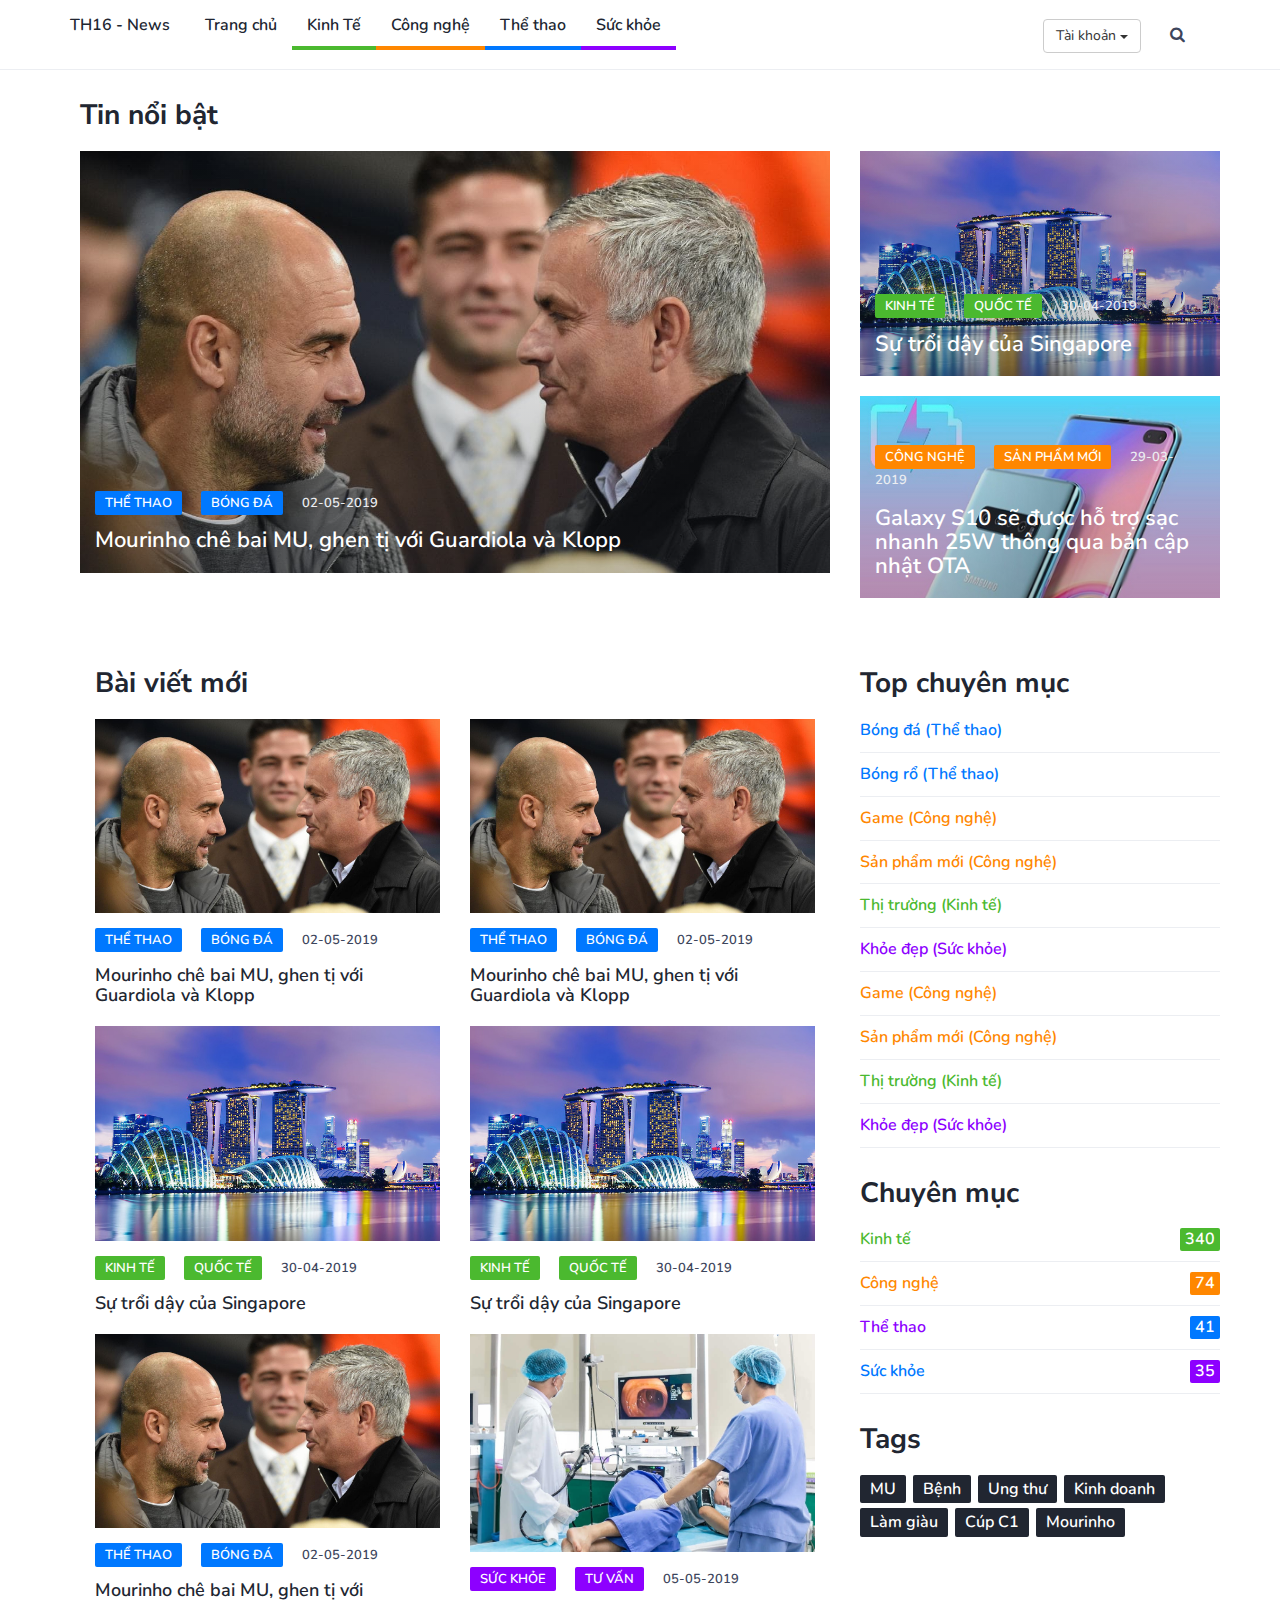
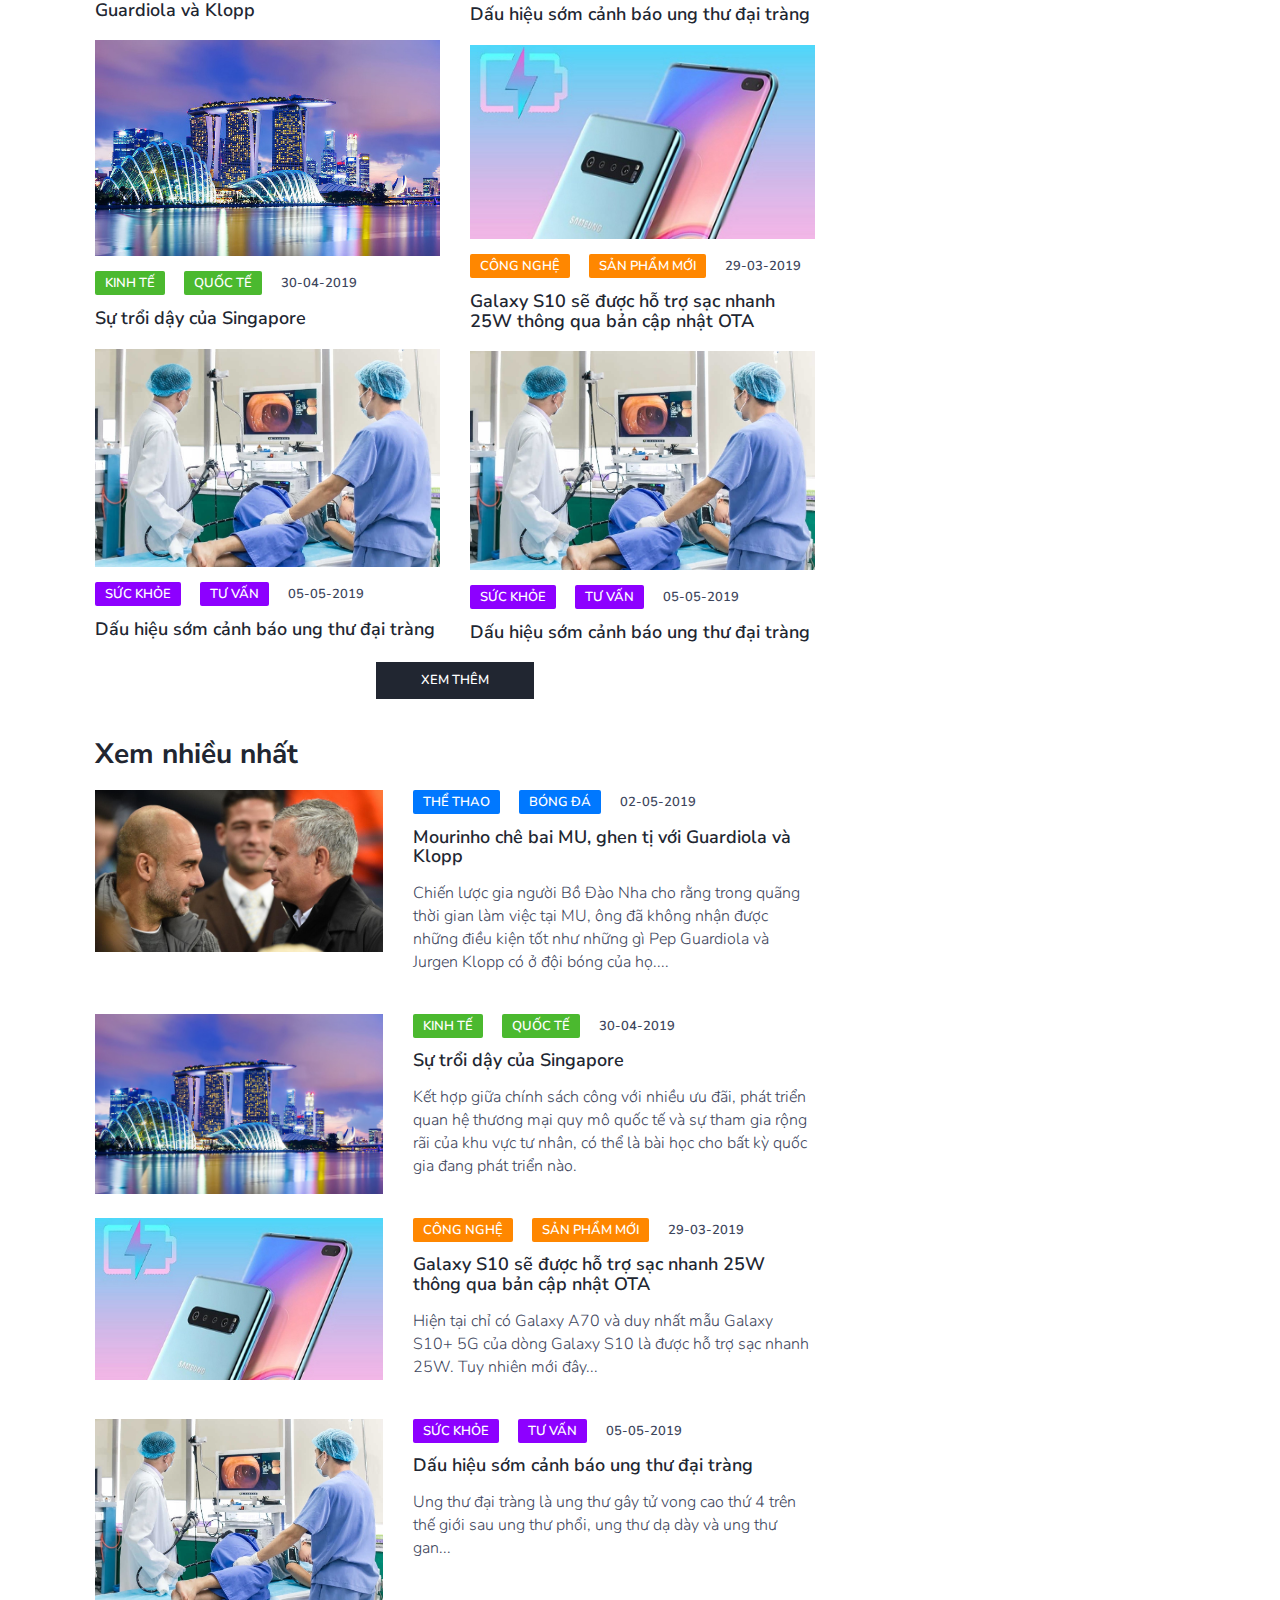
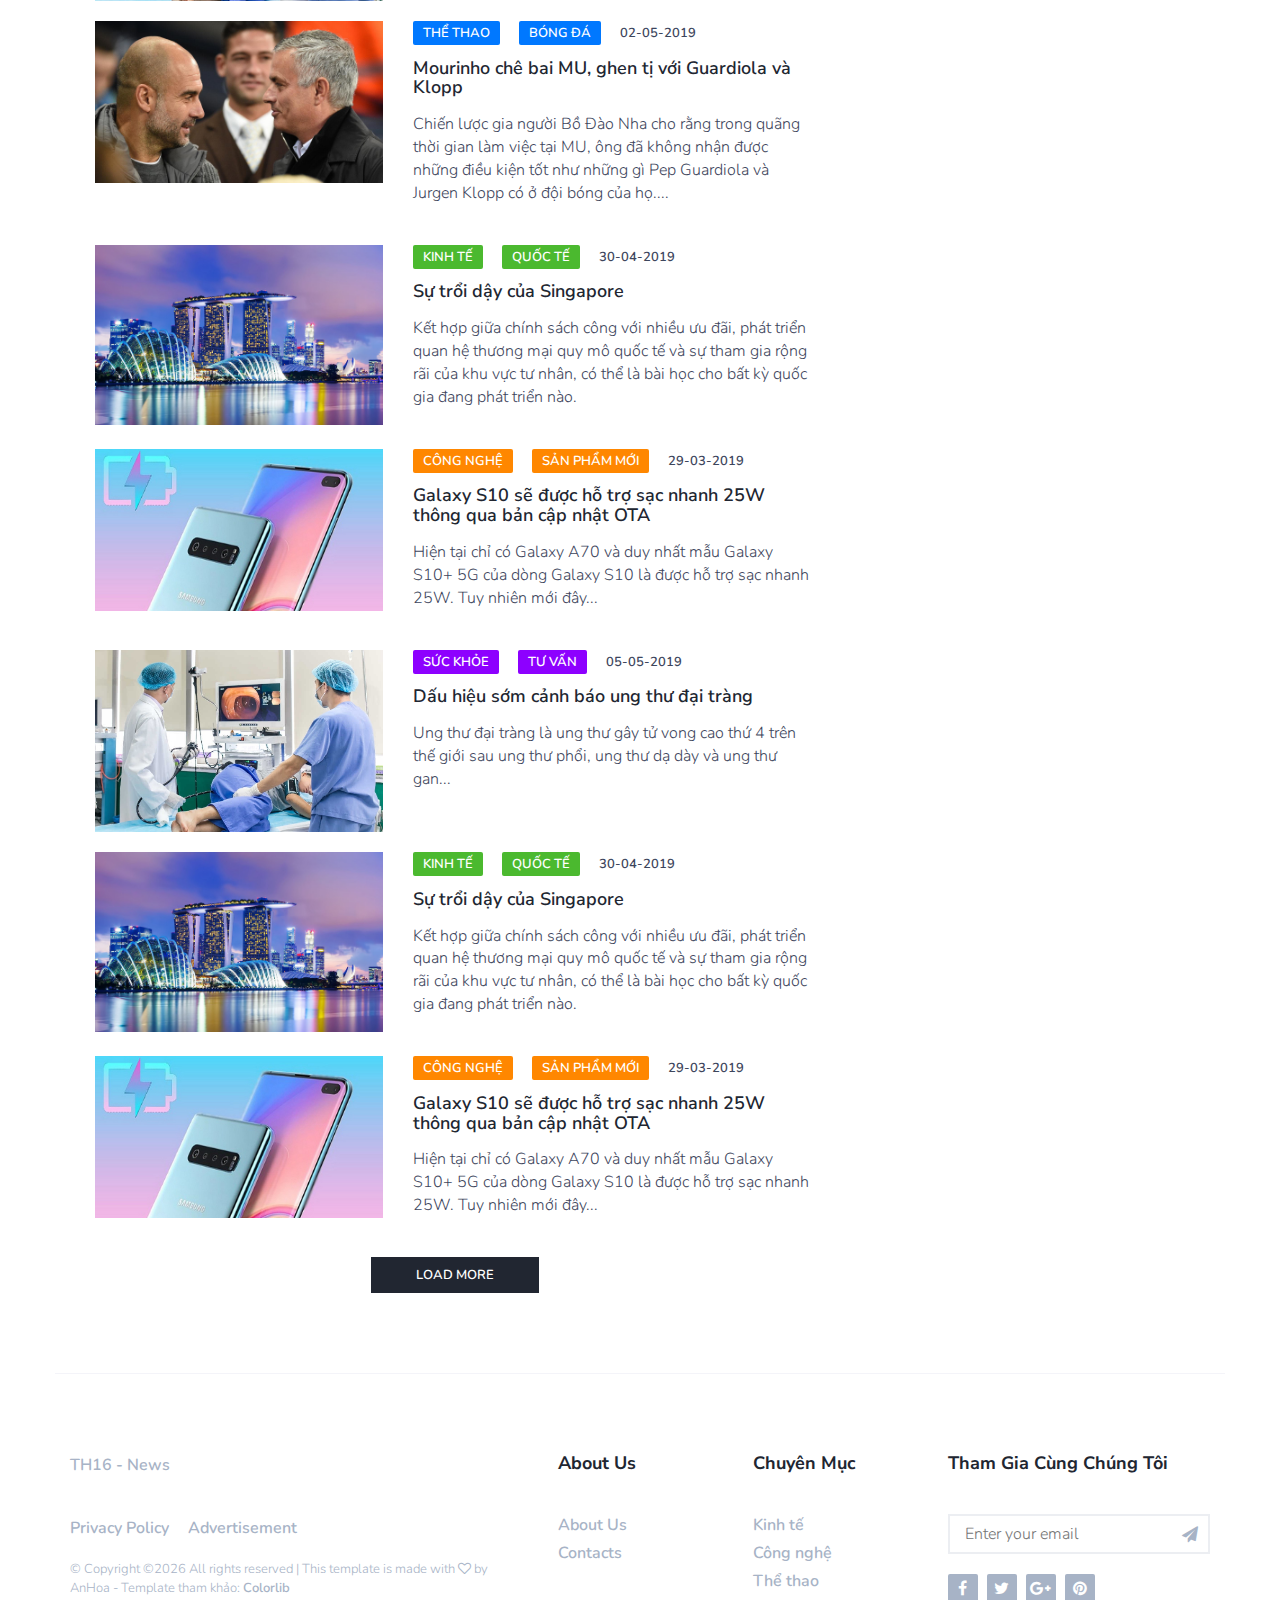
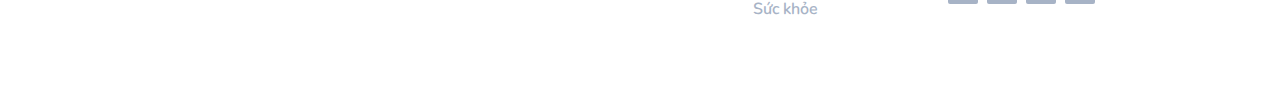
<file: index.html>
<!DOCTYPE html>
<html>
<head>
	<meta charset="utf-8">
		<meta http-equiv="X-UA-Compatible" content="IE=edge">
		<meta name="viewport" content="width=device-width, initial-scale=1">
		 <!-- The above 3 meta tags *must* come first in the head; any other head content must come *after* these tags -->

		<title>Báo Điện Tử TH16 - News</title>

		<!-- Bootstrap -->
		<link type="text/css" rel="stylesheet" href="css/bootstrap.min.css"/>

		<!-- Custom stlylesheet -->
		<link type="text/css" rel="stylesheet" href="css/style.css"/>

		<link href="https://fonts.googleapis.com/css?family=Nunito+Sans:700%7CNunito:300,600" rel="stylesheet"> 

		<link rel="stylesheet" href="css/font-awesome.min.css">
</head>
<body>
	<header>
		<div id="nav">
		<div id="nav-fixed">
					<div class="container">
						<!-- logo -->
						<div class="nav-logo">
							<a href="index.html" class="logo">TH16 - News</a>
						</div>
						<!-- /logo -->

						<!-- nav -->
							<ul class="nav-menu nav navbar-nav">
								<li><a href="index.html">Trang chủ</a></li>
								<li class="cat-1"><a href="pagecategory.html">Kinh Tế</a>

								<ul>
								<li class="cat-1"><a href="pagecategory2.html">Trong nước</a></li>
								<li class="cat-1"><a href="pagecategory2.html">Quốc tế</a></li>
								<li class="cat-1"><a href="pagecategory2.html">Thị trường</a></li>
							
								</ul></li>
								<li class="cat-2"><a href="pagecategory.html">Công nghệ</a>
								<ul>
								<li class="cat-2"><a href="pagecategory2.html">Sản phẩm mới</a></li>
								<li class="cat-2"><a href="pagecategory2.html">Đánh giá sản phẩm</a></li>
								<li class="cat-2"><a href="pagecategory2.html">Game</a></li>
								</ul></li>
								<li class="cat-3"><a href="pagecategory.html">Thể thao</a>
								<ul>
								<li class="cat-3"><a href="pagecategory2.html">Bóng đá</a></li>
								<li class="cat-3"><a href="pagecategory2.html">Bóng rổ</a></li>
								<li class="cat-3"><a href="pagecategory2.html">Bóng chuyền</a></li>
								<li class="cat-3"><a href="pagecategory2.html">Quần vợt</a></li>
								</ul>
								</li>
								<li class="cat-4"><a href="pagecategory.html">Sức khỏe</a>
								<ul>
								<li class="cat-4"><a href="pagecategory2.html">Các bệnh</a></li>
								<li class="cat-4"><a href="pagecategory2.html">Khỏe đẹp</a></li>
								<li class="cat-4"><a href="pagecategory2.html">Tư vấn</a></li>
								<li class="cat-4"><a href="pagecategory2.html">Thực đơn</a></li>
								</ul></li>
							</ul>
						<!-- /nav -->

						<!-- search & aside toggle -->
						<div class="nav-btns">
							<div class="btn-group">
							  <button type="button" class="btn btn-default dropdown-toggle" data-toggle="dropdown">
							    Tài khoản <span class="caret"></span>
							  </button>
							  <ul class="dropdown-menu" role="menu">
							    <li><a href="login.html">Đăng nhập</a></li>
							    <li><a href="signup.html">Đăng ký</a></li>
							    <li><a href="qltaikhoan.html">Quản lý tài khoản</a></li>
							    <li><a href="dangbai.html">Viết bài</a></li>
							  </ul>
							</div>
							<button class="search-btn"><i class="fa fa-search"></i></button>
							<div class="search-form">
								<input class="search-input" type="text" name="search" placeholder="Enter Your Search ...">
								<button class="search-close"><i class="fa fa-times"></i></button>
							</div>
						</div>
						<!-- /search & aside toggle -->
					</div>
				</div>
			</div>
			</header>

			<div class="section">
				<div class="container">
					<!-- row-->
					<div class="row">
					<div class="col-md-8">
						<div class="section-title">
							<h2>Tin nổi bật</h2>
						</div>
					</div>			
					<!-- /post -->
					<div class="col-md-8">
						<div class="post post-thumb">
							<a class="post-img" href="pagechitiet.html"><img src="./img/bia-bongda1.jpg" alt=""></a>
							<div class="post-body">
								<div class="post-meta">
									<a class="post-category cat-3" href="pagecategory.html">Thể thao</a>
									<a class="post-category cat-3" href="pagecategory2.html">Bóng đá</a>
									<span class="post-date">02-05-2019</span>
								</div>
								<h3 class="post-title"><a href="pagechitiet.html">Mourinho chê bai MU, ghen tị với Guardiola và Klopp</a></h3>
							</div>
						</div>
					</div>
					<!-- post -->
					<div class="col-md-4">
						<!--post-->
							<div class="post post-thumb">
								<a class="post-img" href="pagechitiet.html"><img src="./img/quocte.jpg" alt=""></a>
								<div class="post-body">
									<div class="post-meta">
										<a class="post-category cat-1" href="pagecategory.html">Kinh tế</a>
										<a class="post-category cat-1" href="pagecategory2.html">Quốc tế</a>
										<span class="post-date">30-04-2019</span>
									</div>
									<h3 class="post-title"><a href="pagechitiet.html">Sự trổi dậy của Singapore</a></h3>
								</div>
							</div>
						<!--post-->
						<!--post-->
							<div class="post post-thumb">
								<a class="post-img" href="pagechitiet.html"><img src="./img/congnghe.jpg" alt=""></a>
								<div class="post-body">
									<div class="post-meta">
										<a class="post-category cat-2" href="pagecategory.html">Công nghệ</a>
										<a class="post-category cat-2" href="pagecategory2.html">Sản phẩm mới</a>
										<span class="post-date">29-03-2019</span>
									</div>
									<h3 class="post-title"><a href="pagechitiet.html">Galaxy S10 sẽ được hỗ trợ sạc nhanh 25W thông qua bản cập nhật OTA</a></h3>
								</div>
							</div>
						<!--post-->
								
					</div>
				</div>
			</div>
		</div>

			<!--tinnoibat-->
			<div class="section">
				<div class="container">
				<div class="row">
					<div class="col-md-8">
					<div class="col-md-12">
						<div class="section-title">
							<h2>Bài viết mới</h2>
						</div>
					</div>
					<!-- /post -->
					<div class="col-md-6">
						
							
						<div class="post">
							<a class="post-img" href="pagechitiet.html"><img src="./img/bia-bongda1.jpg" alt=""></a>
							<div class="post-body">
								<div class="post-meta">
									<a class="post-category cat-3" href="pagecategory.html">Thể thao</a>
									<a class="post-category cat-3" href="pagecategory2.html">Bóng đá</a>
									<span class="post-date">02-05-2019</span>
								</div>
								<h3 class="post-title"><a href="pagechitiet.html">Mourinho chê bai MU, ghen tị với Guardiola và Klopp</a></h3>
							</div>
						</div>
						<!--post-->
							<div class="post">
								<a class="post-img" href="pagechitiet.html"><img src="./img/quocte.jpg" alt=""></a>
								<div class="post-body">
									<div class="post-meta">
										<a class="post-category cat-1" href="pagecategory.html">Kinh tế</a>
										<a class="post-category cat-1" href="pagecategory2.html">Quốc tế</a>
										<span class="post-date">30-04-2019</span>
									</div>
									<h3 class="post-title"><a href="pagechitiet.html">Sự trổi dậy của Singapore</a></h3>
								</div>
							</div>
						<!--post-->
					</div>
					<!-- post -->
					<!-- /post -->
					<div class="col-md-6">
						
							
						<div class="post">
							<a class="post-img" href="pagechitiet.html"><img src="./img/bia-bongda1.jpg" alt=""></a>
							<div class="post-body">
								<div class="post-meta">
									<a class="post-category cat-3" href="pagecategory.html">Thể thao</a>
									<a class="post-category cat-3" href="pagecategory2.html">Bóng đá</a>
									<span class="post-date">02-05-2019</span>
								</div>
								<h3 class="post-title"><a href="pagechitiet.html">Mourinho chê bai MU, ghen tị với Guardiola và Klopp</a></h3>
							</div>
						</div>
						<!--post-->
							<div class="post">
								<a class="post-img" href="pagechitiet.html"><img src="./img/quocte.jpg" alt=""></a>
								<div class="post-body">
									<div class="post-meta">
										<a class="post-category cat-1" href="pagecategory.html">Kinh tế</a>
										<a class="post-category cat-1" href="pagecategory2.html">Quốc tế</a>
										<span class="post-date">30-04-2019</span>
									</div>
									<h3 class="post-title"><a href="pagechitiet.html">Sự trổi dậy của Singapore</a></h3>
								</div>
							</div>
						<!--post-->
					</div>
					<!-- post -->
					<!-- /post -->
					<div class="col-md-6">
						
							
						<div class="post">
							<a class="post-img" href="pagechitiet.html"><img src="./img/bia-bongda1.jpg" alt=""></a>
							<div class="post-body">
								<div class="post-meta">
									<a class="post-category cat-3" href="pagecategory.html">Thể thao</a>
									<a class="post-category cat-3" href="pagecategory2.html">Bóng đá</a>
									<span class="post-date">02-05-2019</span>
								</div>
								<h3 class="post-title"><a href="pagechitiet.html">Mourinho chê bai MU, ghen tị với Guardiola và Klopp</a></h3>
							</div>
						</div>
						<!--post-->
							<div class="post">
								<a class="post-img" href="pagechitiet.html"><img src="./img/quocte.jpg" alt=""></a>
								<div class="post-body">
									<div class="post-meta">
										<a class="post-category cat-1" href="pagecategory.html">Kinh tế</a>
										<a class="post-category cat-1" href="pagecategory2.html">Quốc tế</a>
										<span class="post-date">30-04-2019</span>
									</div>
									<h3 class="post-title"><a href="pagechitiet.html">Sự trổi dậy của Singapore</a></h3>
								</div>
							</div>
						<!--post-->
						<!-- post -->
						<div class="post">
							<a class="post-img" href="pagechitiet.html"><img src="./img/suckhoe.jpg" alt=""></a>
							<div class="post-body">
								<div class="post-meta">
									<a class="post-category cat-4" href="pagecategory.html">Sức khỏe</a>
									<a class="post-category cat-4" href="pagecategory2.html">Tư vấn</a>
									<span class="post-date">05-05-2019</span>
								</div>
								<h3 class="post-title"><a href="pagechitiet.html">Dấu hiệu sớm cảnh báo ung thư đại tràng</a></h3>
							</div>
						</div>
						<!-- post -->
					</div>
					<!-- post -->
					<!-- /post -->
					<div class="col-md-6">
						<!-- post -->
						<div class="post">
							<a class="post-img" href="pagechitiet.html"><img src="./img/suckhoe.jpg" alt=""></a>
							<div class="post-body">
								<div class="post-meta">
									<a class="post-category cat-4" href="pagecategory.html">Sức khỏe</a>
									<a class="post-category cat-4" href="pagecategory2.html">Tư vấn</a>
									<span class="post-date">05-05-2019</span>
								</div>
								<h3 class="post-title"><a href="pagechitiet.html">Dấu hiệu sớm cảnh báo ung thư đại tràng</a></h3>
							</div>
						</div>
						<!-- post -->
						<!--post-->
							<div class="post">
								<a class="post-img" href="pagechitiet.html"><img src="./img/congnghe.jpg" alt=""></a>
								<div class="post-body">
									<div class="post-meta">
										<a class="post-category cat-2" href="pagecategory.html">Công nghệ</a>
										<a class="post-category cat-2" href="pagecategory2.html">Sản phẩm mới</a>
										<span class="post-date">29-03-2019</span>
									</div>
									<h3 class="post-title"><a href="pagechitiet.html">Galaxy S10 sẽ được hỗ trợ sạc nhanh 25W thông qua bản cập nhật OTA</a></h3>
								</div>
							</div>
						<!--post-->
						
						
						
						<!-- post -->
						<div class="post">
							<a class="post-img" href="pagechitiet.html"><img src="./img/suckhoe.jpg" alt=""></a>
							<div class="post-body">
								<div class="post-meta">
									<a class="post-category cat-4" href="pagecategory.html">Sức khỏe</a>
									<a class="post-category cat-4" href="pagecategory2.html">Tư vấn</a>
									<span class="post-date">05-05-2019</span>
								</div>
								<h3 class="post-title"><a href="pagechitiet.html">Dấu hiệu sớm cảnh báo ung thư đại tràng</a></h3>
							</div>
						</div>
						<!-- post -->

					</div>

								<div class="col-md-12">
								<div class="section-row">
									<button class="pr-button center-block">Xem thêm</button>
								</div>
								</div>
					<div class="col-md-12">
							<div class="row">
								<div class="col-md-12">
									<div class="section-title">
									<h2>Xem nhiều nhất</h2>
								</div>
								</div>
								
								<div class="col-md-12">
								
								<div class="post post-row">
							<a class="post-img" href="pagechitiet.html"><img src="./img/bia-bongda1.jpg" alt=""></a>
							<div class="post-body">
								<div class="post-meta">
									<a class="post-category cat-3" href="pagecategory.html">Thể thao</a>
									<a class="post-category cat-3" href="pagecategory2.html">Bóng đá</a>
									<span class="post-date">02-05-2019</span>
								</div>
								<h3 class="post-title"><a href="pagechitiet.html">Mourinho chê bai MU, ghen tị với Guardiola và Klopp</a></h3>
								<p>Chiến lược gia người Bồ Đào Nha cho rằng trong quãng thời gian làm việc tại MU, ông đã không nhận được những điều kiện tốt như những gì Pep Guardiola và Jurgen Klopp có ở đội bóng của họ....</p>
							</div>
						</div>
						<!--post-->
							<div class="post post-row">
								<a class="post-img" href="pagechitiet.html"><img src="./img/quocte.jpg" alt=""></a>
								<div class="post-body">
									<div class="post-meta">
										<a class="post-category cat-1" href="pagecategory.html">Kinh tế</a>
										<a class="post-category cat-1" href="pagecategory2.html">Quốc tế</a>
										<span class="post-date">30-04-2019</span>
									</div>
									<h3 class="post-title"><a href="pagechitiet.html">Sự trổi dậy của Singapore</a></h3>
									<p>Kết hợp giữa chính sách công với nhiều ưu đãi, phát triển quan hệ thương mại quy mô quốc tế và sự tham gia rộng rãi của khu vực tư nhân, có thể là bài học cho bất kỳ quốc gia đang phát triển nào.</p>
								</div>
							</div>
						<!--post-->
						<!--post-->
							<div class="post post-row">
								<a class="post-img" href="pagechitiet.html"><img src="./img/congnghe.jpg" alt=""></a>
								<div class="post-body">
									<div class="post-meta">
										<a class="post-category cat-2" href="pagecategory.html">Công nghệ</a>
										<a class="post-category cat-2" href="pagecategory2.html">Sản phẩm mới</a>
										<span class="post-date">29-03-2019</span>
									</div>
									<h3 class="post-title"><a href="pagechitiet.html">Galaxy S10 sẽ được hỗ trợ sạc nhanh 25W thông qua bản cập nhật OTA</a></h3>
									<p>Hiện tại chỉ có Galaxy A70 và duy nhất mẫu Galaxy S10+ 5G của dòng Galaxy S10 là được hỗ trợ sạc nhanh 25W. Tuy nhiên mới đây...</p>
								</div>
							</div>
						<!--post-->
						
						
						
						<!-- post -->
						<div class="post post-row">
							<a class="post-img" href="pagechitiet.html"><img src="./img/suckhoe.jpg" alt=""></a>
							<div class="post-body">
								<div class="post-meta">
									<a class="post-category cat-4" href="pagecategory.html">Sức khỏe</a>
									<a class="post-category cat-4" href="pagecategory2.html">Tư vấn</a>
									<span class="post-date">05-05-2019</span>
								</div>
								<h3 class="post-title"><a href="pagechitiet.html">Dấu hiệu sớm cảnh báo ung thư đại tràng</a></h3>
								<p>Ung thư đại tràng là ung thư gây tử vong cao thứ 4 trên thế giới sau ung thư phổi, ung thư dạ dày và ung thư gan...</p>
							</div>
						</div>
						<!-- post -->
						<div class="post post-row">
							<a class="post-img" href="pagechitiet.html"><img src="./img/bia-bongda1.jpg" alt=""></a>
							<div class="post-body">
								<div class="post-meta">
									<a class="post-category cat-3" href="pagecategory.html">Thể thao</a>
									<a class="post-category cat-3" href="pagecategory2.html">Bóng đá</a>
									<span class="post-date">02-05-2019</span>
								</div>
								<h3 class="post-title"><a href="pagechitiet.html">Mourinho chê bai MU, ghen tị với Guardiola và Klopp</a></h3>
								<p>Chiến lược gia người Bồ Đào Nha cho rằng trong quãng thời gian làm việc tại MU, ông đã không nhận được những điều kiện tốt như những gì Pep Guardiola và Jurgen Klopp có ở đội bóng của họ....</p>
							</div>
						</div>
						<!--post-->
							<div class="post post-row">
								<a class="post-img" href="pagechitiet.html"><img src="./img/quocte.jpg" alt=""></a>
								<div class="post-body">
									<div class="post-meta">
										<a class="post-category cat-1" href="pagecategory.html">Kinh tế</a>
										<a class="post-category cat-1" href="pagecategory2.html">Quốc tế</a>
										<span class="post-date">30-04-2019</span>
									</div>
									<h3 class="post-title"><a href="pagechitiet.html">Sự trổi dậy của Singapore</a></h3>
									<p>Kết hợp giữa chính sách công với nhiều ưu đãi, phát triển quan hệ thương mại quy mô quốc tế và sự tham gia rộng rãi của khu vực tư nhân, có thể là bài học cho bất kỳ quốc gia đang phát triển nào.</p>
								</div>
							</div>
						<!--post-->
						<!--post-->
							<div class="post post-row">
								<a class="post-img" href="pagechitiet.html"><img src="./img/congnghe.jpg" alt=""></a>
								<div class="post-body">
									<div class="post-meta">
										<a class="post-category cat-2" href="pagecategory.html">Công nghệ</a>
										<a class="post-category cat-2" href="pagecategory2.html">Sản phẩm mới</a>
										<span class="post-date">29-03-2019</span>
									</div>
									<h3 class="post-title"><a href="pagechitiet.html">Galaxy S10 sẽ được hỗ trợ sạc nhanh 25W thông qua bản cập nhật OTA</a></h3>
									<p>Hiện tại chỉ có Galaxy A70 và duy nhất mẫu Galaxy S10+ 5G của dòng Galaxy S10 là được hỗ trợ sạc nhanh 25W. Tuy nhiên mới đây...</p>
								</div>
							</div>
						<!--post-->
						
						
						
						<!-- post -->
						<div class="post post-row">
							<a class="post-img" href="pagechitiet.html"><img src="./img/suckhoe.jpg" alt=""></a>
							<div class="post-body">
								<div class="post-meta">
									<a class="post-category cat-4" href="pagecategory.html">Sức khỏe</a>
									<a class="post-category cat-4" href="pagecategory2.html">Tư vấn</a>
									<span class="post-date">05-05-2019</span>
								</div>
								<h3 class="post-title"><a href="pagechitiet.html">Dấu hiệu sớm cảnh báo ung thư đại tràng</a></h3>
								<p>Ung thư đại tràng là ung thư gây tử vong cao thứ 4 trên thế giới sau ung thư phổi, ung thư dạ dày và ung thư gan...</p>
							</div>
						</div>
						<!-- post -->
						<!--post-->
							<div class="post post-row">
								<a class="post-img" href="pagechitiet.html"><img src="./img/quocte.jpg" alt=""></a>
								<div class="post-body">
									<div class="post-meta">
										<a class="post-category cat-1" href="pagecategory.html">Kinh tế</a>
										<a class="post-category cat-1" href="pagecategory2.html">Quốc tế</a>
										<span class="post-date">30-04-2019</span>
									</div>
									<h3 class="post-title"><a href="pagechitiet.html">Sự trổi dậy của Singapore</a></h3>
									<p>Kết hợp giữa chính sách công với nhiều ưu đãi, phát triển quan hệ thương mại quy mô quốc tế và sự tham gia rộng rãi của khu vực tư nhân, có thể là bài học cho bất kỳ quốc gia đang phát triển nào.</p>
								</div>
							</div>
						<!--post-->
						<!--post-->
							<div class="post post-row">
								<a class="post-img" href="pagechitiet.html"><img src="./img/congnghe.jpg" alt=""></a>
								<div class="post-body">
									<div class="post-meta">
										<a class="post-category cat-2" href="pagecategory.html">Công nghệ</a>
										<a class="post-category cat-2" href="pagecategory2.html">Sản phẩm mới</a>
										<span class="post-date">29-03-2019</span>
									</div>
									<h3 class="post-title"><a href="pagechitiet.html">Galaxy S10 sẽ được hỗ trợ sạc nhanh 25W thông qua bản cập nhật OTA</a></h3>
									<p>Hiện tại chỉ có Galaxy A70 và duy nhất mẫu Galaxy S10+ 5G của dòng Galaxy S10 là được hỗ trợ sạc nhanh 25W. Tuy nhiên mới đây...</p>
								</div>
							</div>
						<!--post-->

								</div>
								
								<div class="section-row">
									<button class="pr-button center-block">Load More</button>
								</div>
							</div>
						</div>
				</div>
					<!-- post -->
					<div class="col-md-4">
						<!-- catagories -->
						<div class="aside-widget">
							<div class="section-title">
								<h2>Top chuyên mục</h2>
							</div>
							
							<div class="category-widget top-cat">
								<ul>
									<li><a href="pagecategory2.html" class="cat-3">Bóng đá (Thể thao)</a>
									<ul>
									<li><!--post-->
									<div class="post">
							<a class="post-img" href="pagechitiet.html"><img src="./img/bia-bongda1.jpg" alt=""></a>
							<div class="post-body">
								<div class="post-meta">
									<a class="post-category cat-3" href="pagecategory.html">Thể thao</a>
									<a class="post-category cat-3" href="pagecategory2.html">Bóng đá</a>
									<span class="post-date">02-05-2019</span>
								</div>
								<h3 class="post-title"><a href="pagechitiet.html">Mourinho chê bai MU, ghen tị với Guardiola và Klopp</a></h3>
							</div>
						</div>
										<!--post-->
									</li>
									</ul>
									</li>
								
									<li><a href="pagecategory2.html" class="cat-3">Bóng rổ (Thể thao)</a>
										<ul>
									<li><!--post-->
									<div class="post">
							<a class="post-img" href="pagechitiet.html"><img src="./img/bia-bongda1.jpg" alt=""></a>
							<div class="post-body">
								<div class="post-meta">
									<a class="post-category cat-3" href="pagecategory.html">Thể thao</a>
									<a class="post-category cat-3" href="pagecategory2.html">Bóng đá</a>
									<span class="post-date">02-05-2019</span>
								</div>
								<h3 class="post-title"><a href="pagechitiet.html">Mourinho chê bai MU, ghen tị với Guardiola và Klopp</a></h3>
							</div>
						</div>
										<!--post-->
									</li>
									</ul>
									</li>
									<li><a href="pagecategory2.html" class="cat-2">Game (Công nghệ)</a>
										<ul>
									<li><!--post-->
									<div class="post">
								<a class="post-img" href="pagechitiet.html"><img src="./img/congnghe.jpg" alt=""></a>
								<div class="post-body">
									<div class="post-meta">
										<a class="post-category cat-2" href="pagecategory.html">Công nghệ</a>
										<a class="post-category cat-2" href="pagecategory2.html">Sản phẩm mới</a>
										<span class="post-date">29-03-2019</span>
									</div>
									<h3 class="post-title"><a href="pagechitiet.html">Galaxy S10 sẽ được hỗ trợ sạc nhanh 25W thông qua bản cập nhật OTA</a></h3>
								</div>
							</div>
										<!--post-->
									</li>
									</ul>
									</li>
									<li><a href="pagecategory2.html" class="cat-2">Sản phẩm mới (Công nghệ)</a>
									<ul>
									<li><!--post-->
									<<div class="post">
								<a class="post-img" href="pagechitiet.html"><img src="./img/congnghe.jpg" alt=""></a>
								<div class="post-body">
									<div class="post-meta">
										<a class="post-category cat-2" href="pagecategory.html">Công nghệ</a>
										<a class="post-category cat-2" href="pagecategory2.html">Sản phẩm mới</a>
										<span class="post-date">29-03-2019</span>
									</div>
									<h3 class="post-title"><a href="pagechitiet.html">Galaxy S10 sẽ được hỗ trợ sạc nhanh 25W thông qua bản cập nhật OTA</a></h3>
								</div>
							</div>
										<!--post-->
									</li>
									</ul>
									</li>
									<li><a href="pagecategory2.html" class="cat-1">Thị trường (Kinh tế)</a>
									<ul>
									<li><!--post-->
									<div class="post">
								<a class="post-img" href="pagechitiet.html"><img src="./img/quocte.jpg" alt=""></a>
								<div class="post-body">
									<div class="post-meta">
										<a class="post-category cat-1" href="pagecategory.html">Kinh tế</a>
										<a class="post-category cat-1" href="pagecategory2.html">Quốc tế</a>
										<span class="post-date">30-04-2019</span>
									</div>
									<h3 class="post-title"><a href="pagechitiet.html">Sự trổi dậy của Singapore</a></h3>
								</div>
							</div>
										<!--post-->
									</li>
									</ul>
									</li>
									<li><a href="pagecategory2.html" class="cat-4">Khỏe đẹp (Sức khỏe)</a>
									<ul>
									<li><!--post-->
									<div class="post">
							<a class="post-img" href="pagechitiet.html"><img src="./img/suckhoe.jpg" alt=""></a>
							<div class="post-body">
								<div class="post-meta">
									<a class="post-category cat-4" href="pagecategory.html">Sức khỏe</a>
									<a class="post-category cat-4" href="pagecategory2.html">Tư vấn</a>
									<span class="post-date">05-05-2019</span>
								</div>
								<h3 class="post-title"><a href="pagechitiet.html">Dấu hiệu sớm cảnh báo ung thư đại tràng</a></h3>
							</div>
						</div>
										<!--post-->
									</li>
									</ul>
									</li>
									<li><a href="pagecategory2.html" class="cat-2">Game (Công nghệ)</a>
										<ul>
									<li><!--post-->
									<div class="post">
								<a class="post-img" href="pagechitiet.html"><img src="./img/congnghe.jpg" alt=""></a>
								<div class="post-body">
									<div class="post-meta">
										<a class="post-category cat-2" href="pagecategory.html">Công nghệ</a>
										<a class="post-category cat-2" href="pagecategory2.html">Sản phẩm mới</a>
										<span class="post-date">29-03-2019</span>
									</div>
									<h3 class="post-title"><a href="pagechitiet.html">Galaxy S10 sẽ được hỗ trợ sạc nhanh 25W thông qua bản cập nhật OTA</a></h3>
								</div>
							</div>
										<!--post-->
									</li>
									</ul>
									</li>
									<li><a href="pagecategory2.html" class="cat-2">Sản phẩm mới (Công nghệ)</a>
									<ul>
									<li><!--post-->
									<<div class="post">
								<a class="post-img" href="pagechitiet.html"><img src="./img/congnghe.jpg" alt=""></a>
								<div class="post-body">
									<div class="post-meta">
										<a class="post-category cat-2" href="pagecategory.html">Công nghệ</a>
										<a class="post-category cat-2" href="pagecategory2.html">Sản phẩm mới</a>
										<span class="post-date">29-03-2019</span>
									</div>
									<h3 class="post-title"><a href="pagechitiet.html">Galaxy S10 sẽ được hỗ trợ sạc nhanh 25W thông qua bản cập nhật OTA</a></h3>
								</div>
							</div>
										<!--post-->
									</li>
									</ul>
									</li>
									<li><a href="pagecategory2.html" class="cat-1">Thị trường (Kinh tế)</a>
									<ul>
									<li><!--post-->
									<div class="post">
								<a class="post-img" href="pagechitiet.html"><img src="./img/quocte.jpg" alt=""></a>
								<div class="post-body">
									<div class="post-meta">
										<a class="post-category cat-1" href="pagecategory.html">Kinh tế</a>
										<a class="post-category cat-1" href="pagecategory2.html">Quốc tế</a>
										<span class="post-date">30-04-2019</span>
									</div>
									<h3 class="post-title"><a href="pagechitiet.html">Sự trổi dậy của Singapore</a></h3>
								</div>
							</div>
										<!--post-->
									</li>
									</ul>
									</li>
									<li><a href="pagecategory2.html" class="cat-4">Khỏe đẹp (Sức khỏe)</a>
									<ul>
									<li><!--post-->
									<div class="post">
							<a class="post-img" href="pagechitiet.html"><img src="./img/suckhoe.jpg" alt=""></a>
							<div class="post-body">
								<div class="post-meta">
									<a class="post-category cat-4" href="pagecategory.html">Sức khỏe</a>
									<a class="post-category cat-4" href="pagecategory2.html">Tư vấn</a>
									<span class="post-date">05-05-2019</span>
								</div>
								<h3 class="post-title"><a href="pagechitiet.html">Dấu hiệu sớm cảnh báo ung thư đại tràng</a></h3>
							</div>
						</div>
										<!--post-->
									</li>
									</ul>
									</li>
								</ul>
							</div>
						</div>
						<!-- /catagories -->
						<div class="aside-widget">
							<div class="section-title">
								<h2>Chuyên mục</h2>
							</div>
							<div class="category-widget">
								<ul>
									<li><a href="pagecategory.html" class="cat-1">Kinh tế<span>340</span></a></li>
									<li><a href="pagecategory.html" class="cat-2">Công nghệ<span>74</span></a></li>
									<li><a href="pagecategory.html" class="cat-4">Thể thao<span>41</span></a></li>
									<li><a href="pagecategory.html" class="cat-3">Sức khỏe<span>35</span></a></li>
								</ul>
							</div>
						</div>
						<!-- tags -->
						<div class="aside-widget">
							<div class="section-title">
							<h2 href="#">Tags</h2>
							</div>
							<div class="tags-widget">
								<ul>
									<li><a href="dsbaiviettag.html">MU</a></li>
									<li><a href="dsbaiviettag.html">Bệnh</a></li>
									<li><a href="dsbaiviettag.html">Ung thư</a></li>
									<li><a href="dsbaiviettag.html">Kinh doanh</a></li>
									<li><a href="dsbaiviettag.html">Làm giàu</a></li>
									<li><a href="dsbaiviettag.html">Cúp C1</a></li>
									<li><a href="dsbaiviettag.html">Mourinho</a></li>
		
								</ul>
							</div>
						</div>
						<!-- /tags -->
						
					</div>

				</div>
				<!-- /tags -->
					
				</div>
			</div>



			<!-- Footer -->
		<footer id="footer">
			<!-- container -->
			<div class="container">
				<!-- row -->
				<div class="row">
					<div class="col-md-5">
						<div class="footer-widget">
							<div class="footer-logo">
								<a href="index.html" class="logo">TH16 - News</a>
							</div>
							<ul class="footer-nav">
								<li><a href="#">Privacy Policy</a></li>
								<li><a href="#">Advertisement</a></li>
							</ul>
							<div class="footer-copyright">
								<span>&copy; <!-- Link back to Colorlib can't be removed. Template is licensed under CC BY 3.0. -->
Copyright &copy;<script>document.write(new Date().getFullYear());</script> All rights reserved | This template is made with <i class="fa fa-heart-o" aria-hidden="true"></i> by AnHoa - Template tham khảo: <a href="https://colorlib.com" target="_blank">Colorlib</a>
<!-- Link back to Colorlib can't be removed. Template is licensed under CC BY 3.0. --></span>
							</div>
						</div>
					</div>

					<div class="col-md-4">
						<div class="row">
							<div class="col-md-6">
								<div class="footer-widget">
									<h3 class="footer-title">About Us</h3>
									<ul class="footer-links">
										<li><a href="about.html">About Us</a></li>
										
										<li><a href="contact.html">Contacts</a></li>
									</ul>
								</div>
							</div>
							<div class="col-md-6">
								<div class="footer-widget">
									<h3 class="footer-title">Chuyên mục</h3>
									<ul class="footer-links">
										<li><a href="pagecategory.html">Kinh tế</a></li>
										<li><a href="pagecategory.html">Công nghệ</a></li>
										<li><a href="pagecategory.html">Thể thao</a></li>
										
										<li><a href="pagecategory.html">Sức khỏe</a></li>
									</ul>
								</div>
							</div>
						</div>
					</div>

					<div class="col-md-3">
						<div class="footer-widget">
							<h3 class="footer-title">Tham gia cùng chúng tôi</h3>
							<div class="footer-newsletter">
								<form>
									<input class="input" type="email" name="newsletter" placeholder="Enter your email">
									<button class="newsletter-btn"><i class="fa fa-paper-plane"></i></button>
								</form>
							</div>
							<ul class="footer-social">
								<li><a href="#"><i class="fa fa-facebook"></i></a></li>
								<li><a href="#"><i class="fa fa-twitter"></i></a></li>
								<li><a href="#"><i class="fa fa-google-plus"></i></a></li>
								<li><a href="#"><i class="fa fa-pinterest"></i></a></li>
							</ul>
						</div>
					</div>

				</div>
				<!-- /row -->
			</div>
			<!-- /container -->
		</footer>
		<!-- /Footer -->

		<!-- jQuery Plugins -->
		<script src="js/jquery.min.js"></script>
		<script src="js/bootstrap.min.js"></script>
		<script src="js/main.js"></script>
</body>
</html>
</file>
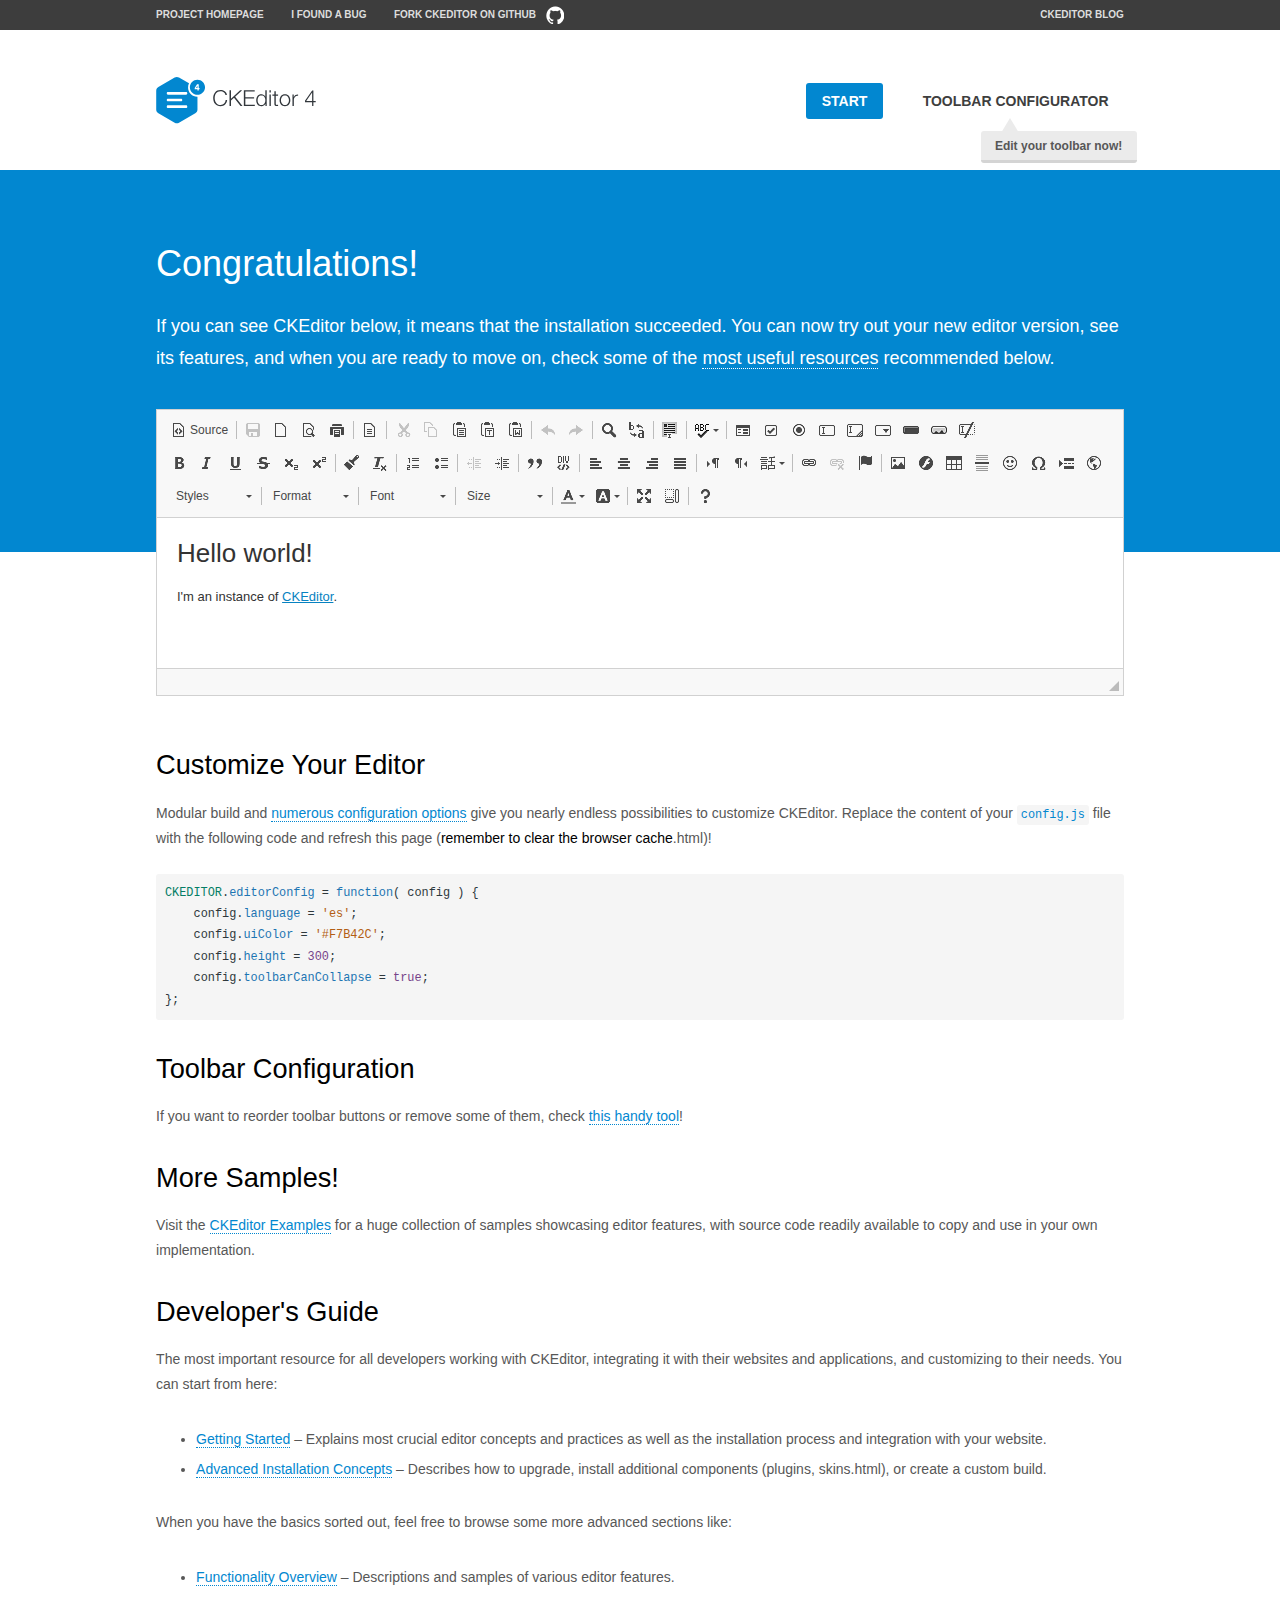
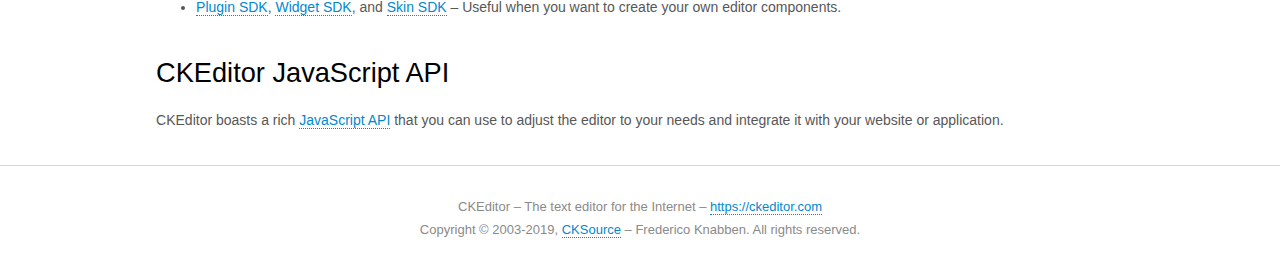
<file: ckeditor/samples/index.html>
<!DOCTYPE html>
<!--
Copyright (c) 2003-2019, CKSource - Frederico Knabben. All rights reserved.
For licensing, see LICENSE.md or https://ckeditor.com/legal/ckeditor-oss-license
-->
<html>
<head>
	<meta charset="utf-8">
	<title>CKEditor Sample</title>
	<script src="../ckeditor.js"></script>
	<script src="js/sample.js"></script>
	<link rel="stylesheet" href="css/samples.css">
	<link rel="stylesheet" href="toolbarconfigurator/lib/codemirror/neo.css">
</head>
<body id="main">

<nav class="navigation-a">
	<div class="grid-container">
		<ul class="navigation-a-left grid-width-70">
			<li><a href="https://ckeditor.com/ckeditor-4/">Project Homepage</a></li>
			<li><a href="https://github.com/ckeditor/ckeditor-dev/issues">I found a bug</a></li>
			<li><a href="https://github.com/ckeditor/ckeditor-dev" class="icon-pos-right icon-navigation-a-github">Fork CKEditor on GitHub</a></li>
		</ul>
		<ul class="navigation-a-right grid-width-30">
			<li><a href="https://ckeditor.com/blog/">CKEditor Blog</a></li>
		</ul>
	</div>
</nav>

<header class="header-a">
	<div class="grid-container">
		<h1 class="header-a-logo grid-width-30">
			<a href="index.html"><img src="img/logo.svg" onerror="this.src='img/logo.png'; this.onerror=null;" alt="CKEditor Sample"></a>
		</h1>

		<nav class="navigation-b grid-width-70">
			<ul>
				<li><a href="index.html" class="button-a button-a-background">Start</a></li>
				<li><a href="toolbarconfigurator/index.html" class="button-a">Toolbar configurator <span class="balloon-a balloon-a-nw">Edit your toolbar now!</span></a></li>
			</ul>
		</nav>
	</div>
</header>

<main>
	<div class="adjoined-top">
		<div class="grid-container">
			<div class="content grid-width-100">
				<h1>Congratulations!</h1>
				<p>
					If you can see CKEditor below, it means that the installation succeeded.
					You can now try out your new editor version, see its features, and when you are ready to move on, check some of the <a href="#sample-customize">most useful resources</a> recommended below.
				</p>
			</div>
		</div>
	</div>
	<div class="adjoined-bottom">
		<div class="grid-container">
			<div class="grid-width-100">
				<div id="editor">
					<h1>Hello world!</h1>
					<p>I'm an instance of <a href="https://ckeditor.com">CKEditor</a>.</p>
				</div>
			</div>
		</div>
	</div>

	<div class="grid-container">
		<div class="content grid-width-100">
			<section id="sample-customize">
				<h2>Customize Your Editor</h2>
				<p>Modular build and <a href="https://ckeditor.com/docs/ckeditor4/latest/guide/dev_configuration.html">numerous configuration options</a> give you nearly endless possibilities to customize CKEditor. Replace the content of your <code><a href="../config.js">config.js</a></code> file with the following code and refresh this page (<strong>remember to clear the browser cache</strong>.html)!</p>
		<pre class="cm-s-neo CodeMirror"><code><span style="padding-right: 0.1px;"><span class="cm-variable">CKEDITOR</span>.<span class="cm-property">editorConfig</span> <span class="cm-operator">=</span> <span class="cm-keyword">function</span>( <span class="cm-def">config</span> ) {</span>
<span style="padding-right: 0.1px;"><span class="cm-tab">	</span><span class="cm-variable-2">config</span>.<span class="cm-property">language</span> <span class="cm-operator">=</span> <span class="cm-string">'es'</span>;</span>
<span style="padding-right: 0.1px;"><span class="cm-tab">	</span><span class="cm-variable-2">config</span>.<span class="cm-property">uiColor</span> <span class="cm-operator">=</span> <span class="cm-string">'#F7B42C'</span>;</span>
<span style="padding-right: 0.1px;"><span class="cm-tab">	</span><span class="cm-variable-2">config</span>.<span class="cm-property">height</span> <span class="cm-operator">=</span> <span class="cm-number">300</span>;</span>
<span style="padding-right: 0.1px;"><span class="cm-tab">	</span><span class="cm-variable-2">config</span>.<span class="cm-property">toolbarCanCollapse</span> <span class="cm-operator">=</span> <span class="cm-atom">true</span>;</span>
<span style="padding-right: 0.1px;">};</span></code></pre>
			</section>

			<section>
				<h2>Toolbar Configuration</h2>
				<p>If you want to reorder toolbar buttons or remove some of them, check <a href="toolbarconfigurator/index.html">this handy tool</a>!</p>
			</section>

			<section>
				<h2>More Samples!</h2>
				<p>Visit the <a href="https://ckeditor.com/docs/ckeditor4/latest/examples/index.html">CKEditor Examples</a> for a huge collection of samples showcasing editor features, with source code readily available to copy and use in your own implementation.</p>
			</section>

			<section>
				<h2>Developer's Guide</h2>
				<p>The most important resource for all developers working with CKEditor, integrating it with their websites and applications, and customizing to their needs. You can start from here:</p>
				<ul>
					<li><a href="https://ckeditor.com/docs/ckeditor4/latest/guide/dev_installation.html">Getting Started</a> &ndash; Explains most crucial editor concepts and practices as well as the installation process and integration with your website.</li>
					<li><a href="https://ckeditor.com/docs/ckeditor4/latest/guide/dev_advanced_installation.html">Advanced Installation Concepts</a> &ndash; Describes how to upgrade, install additional components (plugins, skins.html), or create a custom build.</li>
				</ul>
					<p>When you have the basics sorted out, feel free to browse some more advanced sections like:</p>
				<ul>
					<li><a href="https://ckeditor.com/docs/ckeditor4/latest/guide/dev_features.html">Functionality Overview</a> &ndash; Descriptions and samples of various editor features.</li>
					<li><a href="https://ckeditor.com/docs/ckeditor4/latest/guide/plugin_sdk_intro.html">Plugin SDK</a>, <a href="https://ckeditor.com/docs/ckeditor4/latest/guide/widget_sdk_intro.html">Widget SDK</a>, and <a href="https://ckeditor.com/docs/ckeditor4/latest/guide/skin_sdk_intro.html">Skin SDK</a> &ndash; Useful when you want to create your own editor components.</li>
				</ul>
			</section>

			<section>
				<h2>CKEditor JavaScript API</h2>
				<p>CKEditor boasts a rich <a href="https://ckeditor.com/docs/ckeditor4/latest/api/index.html">JavaScript API</a> that you can use to adjust the editor to your needs and integrate it with your website or application.</p>
			</section>
		</div>
	</div>
</main>

<footer class="footer-a grid-container">
	<div class="grid-container">
		<p class="grid-width-100">
			CKEditor &ndash; The text editor for the Internet &ndash; <a class="samples" href="https://ckeditor.com/">https://ckeditor.com</a>
		</p>
		<p class="grid-width-100" id="copy">
			Copyright &copy; 2003-2019, <a class="samples" href="https://cksource.com/">CKSource</a> &ndash; Frederico Knabben. All rights reserved.
		</p>
	</div>
</footer>
<script>
	initSample();
</script>

</body>
</html>
</file>
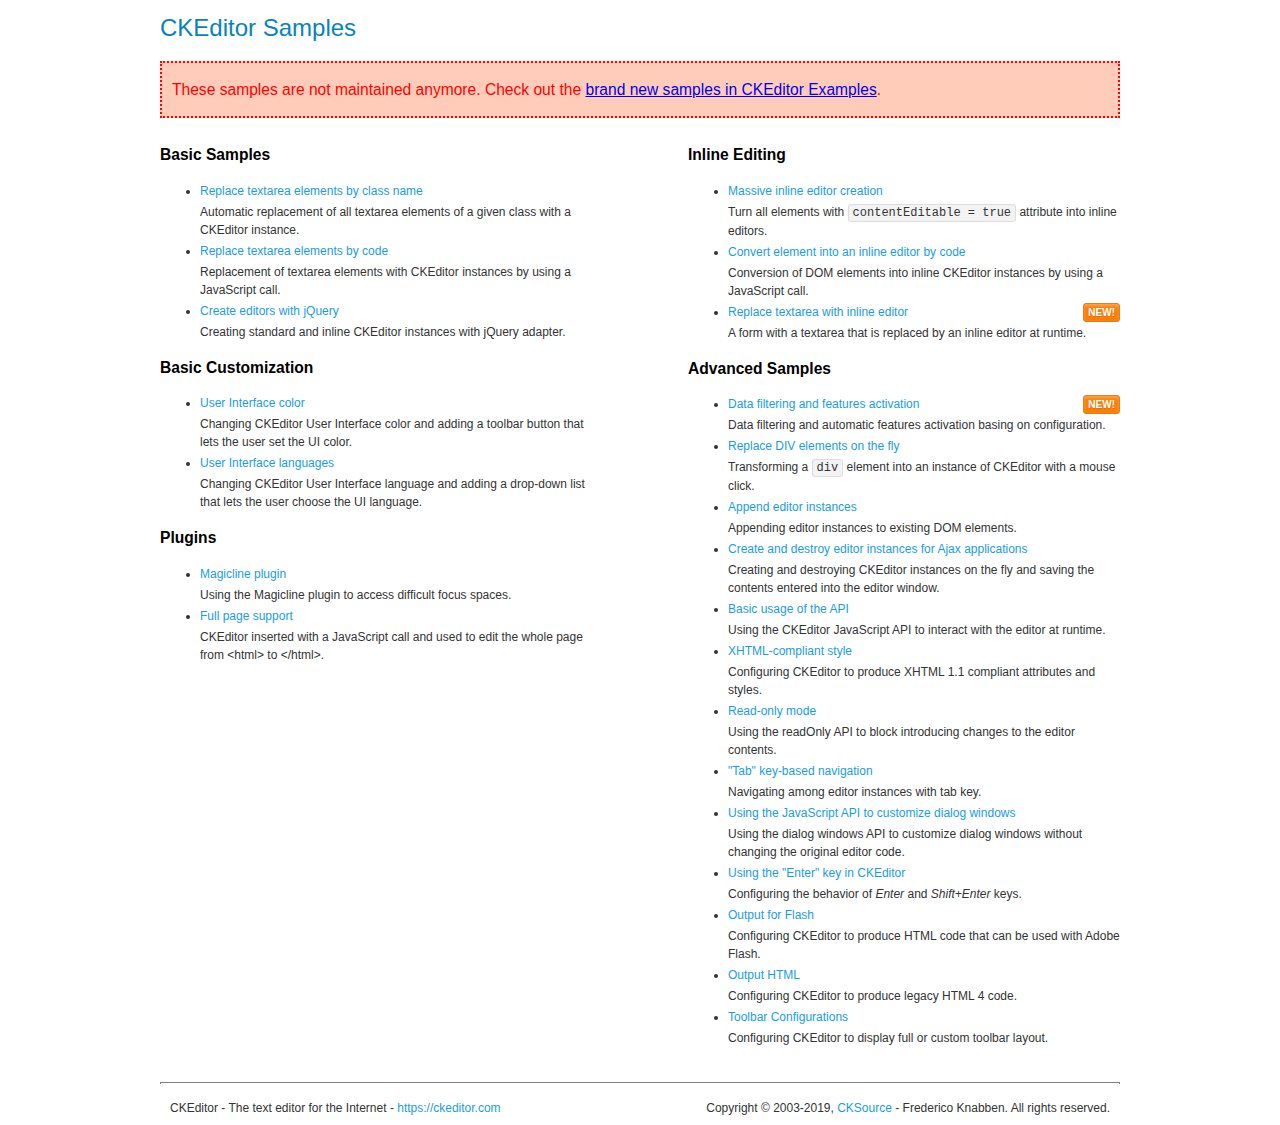
<file: ckeditor/samples/old/index.html>
<!DOCTYPE html>
<!--
Copyright (c) 2003-2019, CKSource - Frederico Knabben. All rights reserved.
For licensing, see LICENSE.md or https://ckeditor.com/legal/ckeditor-oss-license
-->
<html>
<head>
	<meta charset="utf-8">
	<title>CKEditor Samples</title>
	<link rel="stylesheet" href="sample.css">
</head>
<body>
	<h1 class="samples">
		CKEditor Samples
	</h1>
	<div class="warning deprecated">
		These samples are not maintained anymore. Check out the <a href="https://ckeditor.com/docs/ckeditor4/latest/examples/index.html">brand new samples in CKEditor Examples</a>.
	</div>
	<div class="twoColumns">
		<div class="twoColumnsLeft">
			<h2 class="samples">
				Basic Samples
			</h2>
			<dl class="samples">
				<dt><a class="samples" href="replacebyclass.html">Replace textarea elements by class name</a></dt>
				<dd>Automatic replacement of all textarea elements of a given class with a CKEditor instance.</dd>

				<dt><a class="samples" href="replacebycode.html">Replace textarea elements by code</a></dt>
				<dd>Replacement of textarea elements with CKEditor instances by using a JavaScript call.</dd>

				<dt><a class="samples" href="jquery.html">Create editors with jQuery</a></dt>
				<dd>Creating standard and inline CKEditor instances with jQuery adapter.</dd>
			</dl>

			<h2 class="samples">
				Basic Customization
			</h2>
			<dl class="samples">
				<dt><a class="samples" href="uicolor.html">User Interface color</a></dt>
				<dd>Changing CKEditor User Interface color and adding a toolbar button that lets the user set the UI color.</dd>

				<dt><a class="samples" href="uilanguages.html">User Interface languages</a></dt>
				<dd>Changing CKEditor User Interface language and adding a drop-down list that lets the user choose the UI language.</dd>
			</dl>


			<h2 class="samples">Plugins</h2>
<dl class="samples">
<dt><a class="samples" href="magicline/magicline.html">Magicline plugin</a></dt>
<dd>Using the Magicline plugin to access difficult focus spaces.</dd>

<dt><a class="samples" href="wysiwygarea/fullpage.html">Full page support</a></dt>
<dd>CKEditor inserted with a JavaScript call and used to edit the whole page from &lt;html&gt; to &lt;/html&gt;.</dd>
</dl>
		</div>
		<div class="twoColumnsRight">
			<h2 class="samples">
				Inline Editing
			</h2>
			<dl class="samples">
				<dt><a class="samples" href="inlineall.html">Massive inline editor creation</a></dt>
				<dd>Turn all elements with <code>contentEditable = true</code> attribute into inline editors.</dd>

				<dt><a class="samples" href="inlinebycode.html">Convert element into an inline editor by code</a></dt>
				<dd>Conversion of DOM elements into inline CKEditor instances by using a JavaScript call.</dd>

				<dt><a class="samples" href="inlinetextarea.html">Replace textarea with inline editor</a> <span class="new">New!</span></dt>
				<dd>A form with a textarea that is replaced by an inline editor at runtime.</dd>

				
			</dl>

			<h2 class="samples">
				Advanced Samples
			</h2>
			<dl class="samples">
				<dt><a class="samples" href="datafiltering.html">Data filtering and features activation</a> <span class="new">New!</span></dt>
				<dd>Data filtering and automatic features activation basing on configuration.</dd>

				<dt><a class="samples" href="divreplace.html">Replace DIV elements on the fly</a></dt>
				<dd>Transforming a <code>div</code> element into an instance of CKEditor with a mouse click.</dd>

				<dt><a class="samples" href="appendto.html">Append editor instances</a></dt>
				<dd>Appending editor instances to existing DOM elements.</dd>

				<dt><a class="samples" href="ajax.html">Create and destroy editor instances for Ajax applications</a></dt>
				<dd>Creating and destroying CKEditor instances on the fly and saving the contents entered into the editor window.</dd>

				<dt><a class="samples" href="api.html">Basic usage of the API</a></dt>
				<dd>Using the CKEditor JavaScript API to interact with the editor at runtime.</dd>

				<dt><a class="samples" href="xhtmlstyle.html">XHTML-compliant style</a></dt>
				<dd>Configuring CKEditor to produce XHTML 1.1 compliant attributes and styles.</dd>

				<dt><a class="samples" href="readonly.html">Read-only mode</a></dt>
				<dd>Using the readOnly API to block introducing changes to the editor contents.</dd>

				<dt><a class="samples" href="tabindex.html">"Tab" key-based navigation</a></dt>
				<dd>Navigating among editor instances with tab key.</dd>


				
<dt><a class="samples" href="dialog/dialog.html">Using the JavaScript API to customize dialog windows</a></dt>
<dd>Using the dialog windows API to customize dialog windows without changing the original editor code.</dd>

<dt><a class="samples" href="enterkey/enterkey.html">Using the &quot;Enter&quot; key in CKEditor</a></dt>
<dd>Configuring the behavior of <em>Enter</em> and <em>Shift+Enter</em> keys.</dd>

<dt><a class="samples" href="htmlwriter/outputforflash.html">Output for Flash</a></dt>
<dd>Configuring CKEditor to produce HTML code that can be used with Adobe Flash.</dd>

<dt><a class="samples" href="htmlwriter/outputhtml.html">Output HTML</a></dt>
<dd>Configuring CKEditor to produce legacy HTML 4 code.</dd>

<dt><a class="samples" href="toolbar/toolbar.html">Toolbar Configurations</a></dt>
<dd>Configuring CKEditor to display full or custom toolbar layout.</dd>

			</dl>
		</div>
	</div>
	<div id="footer">
		<hr>
		<p>
			CKEditor - The text editor for the Internet - <a class="samples" href="https://ckeditor.com/">https://ckeditor.com</a>
		</p>
		<p id="copy">
			Copyright &copy; 2003-2019, <a class="samples" href="https://cksource.com/">CKSource</a> - Frederico Knabben. All rights reserved.
		</p>
	</div>
</body>
</html>
</file>
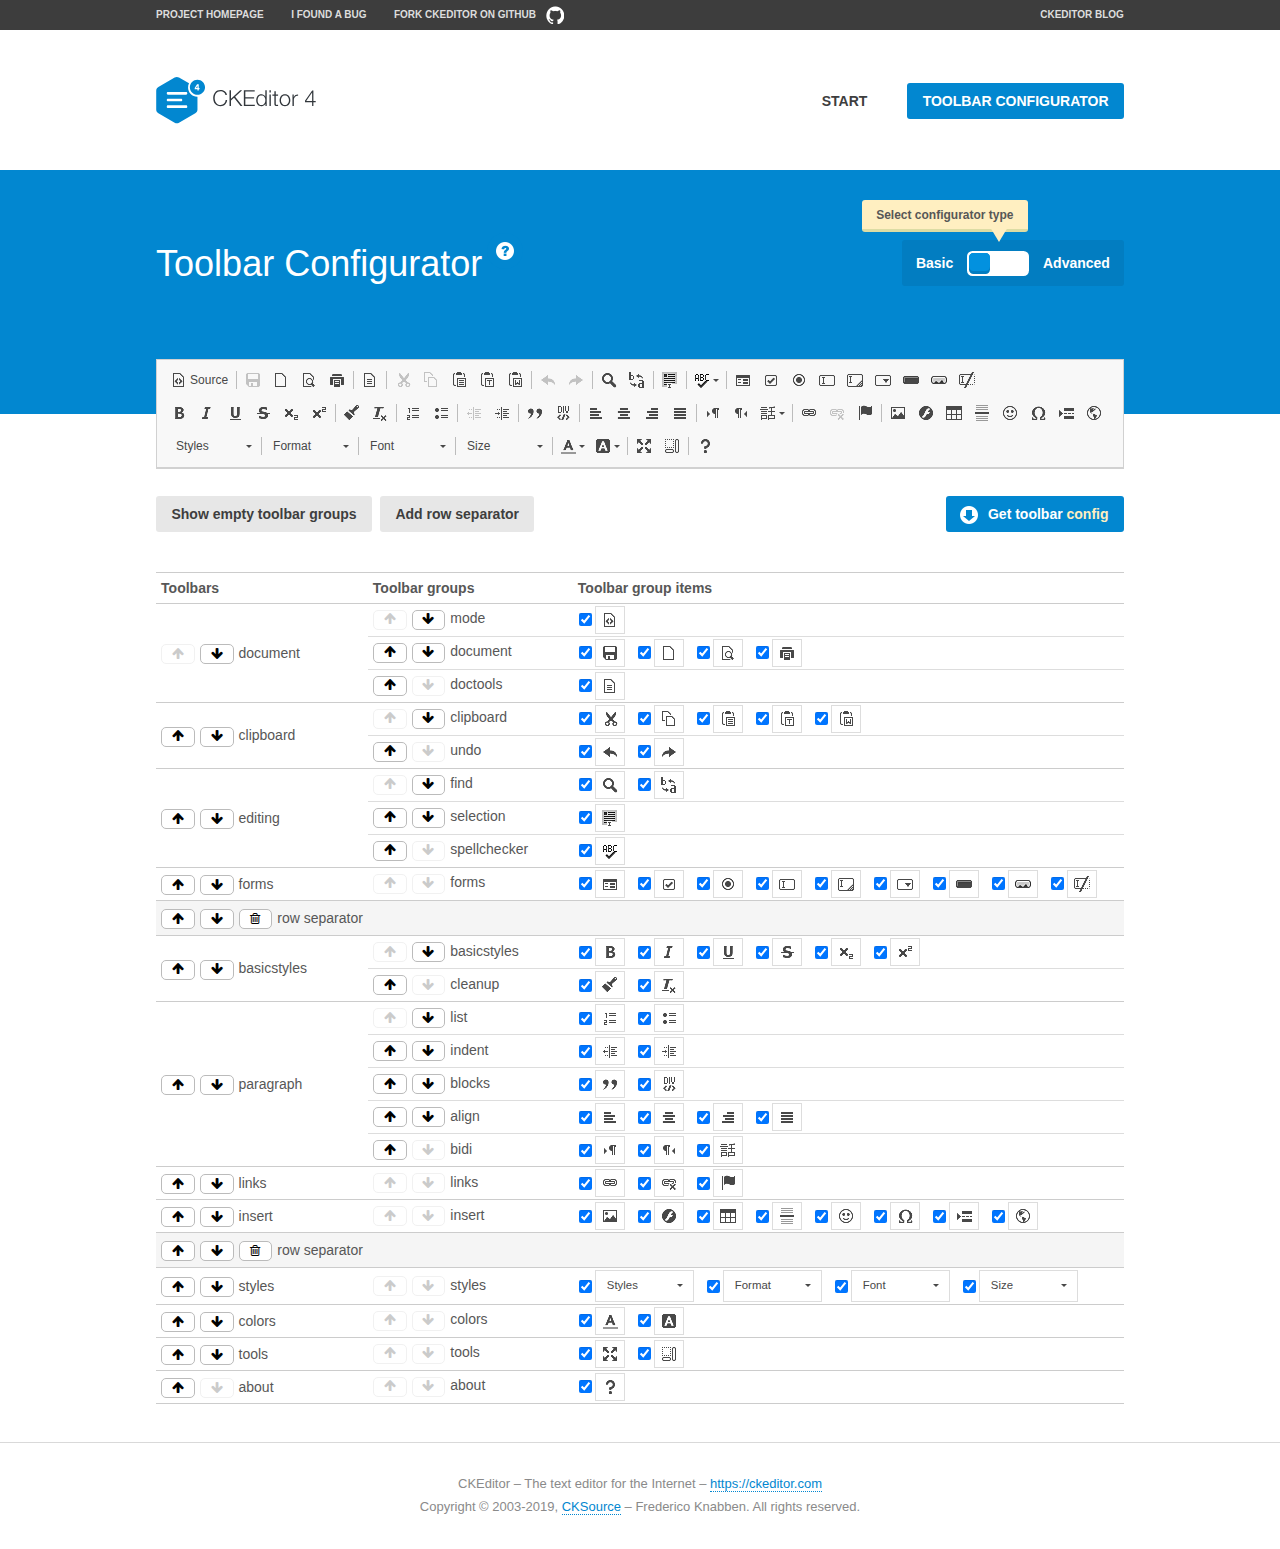
<file: ckeditor/samples/toolbarconfigurator/index.html>
<!DOCTYPE html>
<!--
Copyright (c) 2003-2019, CKSource - Frederico Knabben. All rights reserved.
For licensing, see LICENSE.md or https://ckeditor.com/legal/ckeditor-oss-license
-->
<!--[if IE 8]><html class="ie8"><![endif]-->
<!--[if gt IE 8]><html><![endif]-->
<!--[if !IE]><!--><html><!--<![endif]-->
<head>
	<meta charset="utf-8">
	<title>Toolbar Configurator</title>
	<script src="../../ckeditor.js"></script>
	<script>
		if ( CKEDITOR.env.ie && CKEDITOR.env.version < 9 )
			CKEDITOR.tools.enableHtml5Elements( document );
	</script>
	<link rel="stylesheet" href="lib/codemirror/codemirror.css">
	<link rel="stylesheet" href="lib/codemirror/show-hint.css">
	<link rel="stylesheet" href="lib/codemirror/neo.css">
	<link rel="stylesheet" href="css/fontello.css">
	<link rel="stylesheet" href="../css/samples.css">
</head>
<body id="toolbar">

<nav class="navigation-a">
	<div class="grid-container">
		<ul class="navigation-a-left grid-width-70">
			<li><a href="https://ckeditor.com/ckeditor-4/">Project Homepage</a></li>
			<li><a href="https://github.com/ckeditor/ckeditor-dev/issues">I found a bug</a></li>
			<li><a href="https://github.com/ckeditor/ckeditor-dev" class="icon-pos-right icon-navigation-a-github">Fork CKEditor on GitHub</a></li>
		</ul>
		<ul class="navigation-a-right grid-width-30">
			<li><a href="https://ckeditor.com/blog/">CKEditor Blog</a></li>
		</ul>
	</div>
</nav>

<header class="header-a">
	<div class="grid-container">
		<h1 class="header-a-logo grid-width-30">
			<a href="../index.html"><img src="../img/logo.svg" onerror="this.src='../img/logo.png'; this.onerror=null;" alt="CKEditor Logo"></a>
		</h1>
		<nav class="navigation-b grid-width-70">
			<ul>
				<li><a href="../index.html"  class="button-a">Start</a></li>
				<li><a href="index.html"  class="button-a button-a-background">Toolbar configurator</a></li>
			</ul>
		</nav>
	</div>
</header>

<main>
	<div class="adjoined-top">
		<div class="grid-container">
			<div class="content grid-width-100">
				<div class="grid-container-nested">
					<h1 class="grid-width-60">
						Toolbar Configurator
						<a href="#help-content" type="button" title="Configurator help" id="help" class="button-a button-a-background button-a-no-text icon-pos-left icon-question-mark">Help</a>
					</h1>

					<div class="grid-width-40 grid-switch-magic">
						<div class="switch">
							<span class="balloon-a balloon-a-se">Select configurator type</span>
							<input type="radio" name="radio" data-num="1" id="radio-basic" />
							<input type="radio" name="radio" data-num="2" id="radio-advanced" />
							<label data-for="1" for="radio-basic">Basic</label>
							<span class="switch-inner">
								<span class="handler"></span>
							</span>
							<label data-for="2" for="radio-advanced">Advanced</label>
						</div>
					</div>
				</div>
			</div>
		</div>
	</div>
	<div class="adjoined-bottom">
		<div class="grid-container">
			<div class="grid-width-100">
				<div class="editors-container">
					<div id="editor-basic"></div>
					<div id="editor-advanced"></div>
				</div>
			</div>
		</div>
	</div>

	<div class="grid-container configurator">
		<div class="content grid-width-100">
			<div class="configurator">
				<div>
					<div id="toolbarModifierWrapper"></div>
				</div>
			</div>
		</div>
	</div>

	<div id="help-content">
		<div class="grid-container">
			<div class="grid-width-100">
				<h2>What Am I Doing Here?</h2>

				<div class="grid-container grid-container-nested">
					<div class="basic">
						<div class="grid-width-50">
							<p>Arrange <a href="https://ckeditor.com/docs/ckeditor4/latest/api/CKEDITOR_config.html#cfg-toolbarGroups">toolbar groups</a>, toggle <a href="https://ckeditor.com/docs/ckeditor4/latest/api/CKEDITOR_config.html#cfg-removeButtons">button visibility</a> according to your needs and get your toolbar configuration.</p>
							<p>You can replace the content of the <a href="../../config.js"><code>config.js</code></a> file with the generated configuration. If you already set some configuration options you will need to merge both configurations.</p>
						</div>
						<div class="grid-width-50">
							<p>Read more about different ways of <a href="https://ckeditor.com/docs/ckeditor4/latest/guide/dev_configuration.html">setting configuration</a> and do not forget about <strong>clearing browser cache</strong>.</p>
							<p>Arranging toolbar groups is the recommended way of configuring the toolbar, but if you need more freedom you can use the <a href="#advanced">advanced configurator</a>.</p>
						</div>
					</div>
					<div class="advanced" style="display: none;">
						<div class="grid-width-50">
							<p>With this code editor you can edit your <a href="https://ckeditor.com/docs/ckeditor4/latest/api/CKEDITOR_config.html#cfg-toolbar">toolbar configuration</a> live.</p>
							<p>You can replace the content of the <a href="../../config.js"><code>config.js</code></a> file with the generated configuration. If you already set some configuration options you will need to merge both configurations.</p>
						</div>
						<div class="grid-width-50">
							<p>Read more about different ways of <a href="https://ckeditor.com/docs/ckeditor4/latest/guide/dev_configuration.html">setting configuration</a> and do not forget about <strong>clearing browser cache</strong>.</p>
						</div>
					</div>
				</div>

				<p class="grid-container grid-container-nested">
					<button type="button" class="help-content-close grid-width-100 button-a button-a-background">Got it. Let's play!</button>
				</p>
			</div>
		</div>
	</div>
</main>

<footer class="footer-a grid-container">
	<p class="grid-width-100">
		CKEditor &ndash; The text editor for the Internet &ndash; <a class="samples" href="https://ckeditor.com/">https://ckeditor.com</a>
	</p>
	<p class="grid-width-100" id="copy">
		Copyright &copy; 2003-2019, <a class="samples" href="https://cksource.com/">CKSource</a> &ndash; Frederico Knabben. All rights reserved.
	</p>
</footer>

<script src="lib/codemirror/codemirror.js"></script>
<script src="lib/codemirror/javascript.js"></script>
<script src="lib/codemirror/show-hint.js"></script>

<script src="js/fulltoolbareditor.js"></script>
<script src="js/abstracttoolbarmodifier.js"></script>
<script src="js/toolbarmodifier.js"></script>
<script src="js/toolbartextmodifier.js"></script>
<script src="../js/sf.js"></script>

<script>
	( function() {
		'use strict';

		var mode = ( window.location.hash.substr( 1 ) === 'advanced' ) ? 'advanced' : 'basic',
			configuratorSection = CKEDITOR.document.findOne( 'main > .grid-container.configurator' ),
			basicInstruction = CKEDITOR.document.findOne( '#help-content .basic' ),
			advancedInstruction = CKEDITOR.document.findOne( '#help-content .advanced' ),

			// Configurator mode switcher.
			modeSwitchBasic = CKEDITOR.document.getById( 'radio-basic' ),
			modeSwitchAdvanced = CKEDITOR.document.getById( 'radio-advanced' );

		// Initial setup
		function updateSwitcher() {
			if ( mode === 'advanced' ) {
				modeSwitchAdvanced.$.checked = true;
			} else {
				modeSwitchBasic.$.checked = true;
			}
		}

		updateSwitcher();

		CKEDITOR.document.getWindow().on( 'hashchange', function( e ) {
			var hash = window.location.hash.substr( 1 );
			if ( !( hash === 'advanced' || hash === 'basic' ) ) {
				return;
			}
			mode = hash;
			onToolbarsDone( mode );
		} );

		CKEDITOR.document.getWindow().on( 'resize', function() {
			updateToolbar( ( mode === 'basic' ? toolbarModifier : toolbarTextModifier )[ 'editorInstance' ] );
		} );

		function onRefresh( modifier ) {
			modifier = modifier || this;

			if ( mode === 'basic' && modifier instanceof ToolbarConfigurator.ToolbarTextModifier ) {
				return;
			}

			// CodeMirror container becomes visible, so we need to refresh and to avoid rendering problems.
			if ( mode === 'advanced' && modifier instanceof ToolbarConfigurator.ToolbarTextModifier ) {
				modifier.codeContainer.refresh();
			}

			updateToolbar( modifier.editorInstance );
		}

		function updateToolbar( editor ) {
			var editorContainer = editor.container;

			// Not always editor is loaded.
			if ( !editorContainer ) {
				return;
			}

			var displayStyle = editorContainer.getStyle( 'display' );

			editorContainer.setStyle( 'display', 'block' );

			var newHeight = editorContainer.getSize( 'height' );

			var newMarginTop = parseInt( editorContainer.getComputedStyle( 'margin-top' ), 10 );
			newMarginTop = ( isNaN( newMarginTop ) ? 0 : Number( newMarginTop ) );

			var newMarginBottom = parseInt( editorContainer.getComputedStyle( 'margin-bottom' ), 10 );
			newMarginBottom = ( isNaN( newMarginBottom ) ? 0 : Number( newMarginBottom ) );

			var result = newHeight + newMarginTop + newMarginBottom;

			editorContainer.setStyle( 'display', displayStyle );

			editor.container.getAscendant( 'div' ).setStyle( 'height', result + 'px' );
		}

		var toolbarModifier = new ToolbarConfigurator.ToolbarModifier( 'editor-basic' );

		var done = 0;
		toolbarModifier.init( onToolbarInit );
		toolbarModifier.onRefresh = onRefresh;

		CKEDITOR.document.getById( 'toolbarModifierWrapper' ).append( toolbarModifier.mainContainer );

		var toolbarTextModifier = new ToolbarConfigurator.ToolbarTextModifier( 'editor-advanced' );
		toolbarTextModifier.init( onToolbarInit );
		toolbarTextModifier.onRefresh = onRefresh;

		function onToolbarInit() {
			if ( ++done === 2 ) {
				onToolbarsDone();

				positionSticky.watch( CKEDITOR.document.findOne( '.toolbar' ), function() {
					return mode === 'advanced';
				} );
			}
		}

		function onToolbarsDone() {
			if ( mode === 'basic' ) {
				toggleModeBasic( false );
			} else {
				toggleModeAdvanced( false );
			}

			updateSwitcher();

			setTimeout( function() {
				CKEDITOR.document.findOne( '.editors-container' ).addClass( 'active' );
				CKEDITOR.document.findOne( '#toolbarModifierWrapper' ).addClass( 'active' );
			}, 200 );
		}

		CKEDITOR.document.getById( 'toolbarModifierWrapper' ).append( toolbarTextModifier.mainContainer );

		function toogleModeSwitch( onElement, offElement, onModifier, offModifier ) {
			onElement.addClass( 'fancy-button-active' );
			offElement.removeClass( 'fancy-button-active' );

			onModifier.showUI();
			offModifier.hideUI();
		}

		function toggleModeBasic( callOnRefresh ) {
			callOnRefresh = ( callOnRefresh !== false );
			mode = 'basic';
			window.location.hash = '#basic';
			toogleModeSwitch( modeSwitchBasic, modeSwitchAdvanced, toolbarModifier, toolbarTextModifier );

			configuratorSection.removeClass( 'freed-width' );
			basicInstruction.show();
			advancedInstruction.hide();

			callOnRefresh && onRefresh( toolbarModifier );
		}

		function toggleModeAdvanced( callOnRefresh ) {
			callOnRefresh = ( callOnRefresh !== false );
			mode = 'advanced';
			window.location.hash = '#advanced';
			toogleModeSwitch( modeSwitchAdvanced, modeSwitchBasic, toolbarTextModifier, toolbarModifier );

			configuratorSection.addClass( 'freed-width' );
			advancedInstruction.show();
			basicInstruction.hide();

			callOnRefresh && onRefresh( toolbarTextModifier );
		}

		modeSwitchBasic.on( 'click', toggleModeBasic );
		modeSwitchAdvanced.on( 'click', toggleModeAdvanced );

		//
		// Position:sticky for the toolbar.
		//

		// Will make elements behave like they were styled with position:sticky.
		var positionSticky = {
			// Store object: {
			// 		element: CKEDITOR.dom.element, // Element which will float.
			// 		placeholder: CKEDITOR.dom.element, // Placeholder which is place to prevent page bounce.
			// 		isFixed: boolean // Whether element float now.
			// }
			watched: [],

			active: [],

			staticContainer: null,

			init: function() {
				var element = CKEDITOR.dom.element.createFromHtml(
					'<div class="staticContainer">' +
						'<div class="grid-container" >' +
							'<div class="grid-width-100">' +
								'<div class="inner"></div>' +
							'</div>' +
						'</div>' +
					'</div>' );

				this.staticContainer = element.findOne( '.inner' );

				CKEDITOR.document.getBody().append( element );
			},

			watch: function( element, preventFunc ) {
				this.watched.push( {
					element: element,
					placeholder: new CKEDITOR.dom.element( 'div' ),
					isFixed: false,
					preventFunc: preventFunc
				} );
			},

			checkAll: function() {
				for ( var i = 0; i < this.watched.length; i++ ) {
					this.check( this.watched[ i ] );
				}
			},

			check: function( element ) {
				var isFixed = element.isFixed;
				var shouldBeFixed = this.shouldBeFixed( element );

				// Nothing to be done.
				if ( isFixed === shouldBeFixed ) {
					return;
				}

				var placeholder = element.placeholder;

				if ( isFixed ) {
					// Unfixing.

					element.element.insertBefore( placeholder );
					placeholder.remove();

					element.element.removeStyle( 'margin' );

					this.active.splice( CKEDITOR.tools.indexOf( this.active, element ), 1 );

				} else {
					// Fixing.
					placeholder.setStyle( 'width', element.element.getSize( 'width' ) + 'px' );
					placeholder.setStyle( 'height', element.element.getSize( 'height' ) + 'px' );
					placeholder.setStyle( 'margin-bottom', element.element.getComputedStyle( 'margin-bottom' ) );
					placeholder.setStyle( 'display', element.element.getComputedStyle( 'display' ) );
					placeholder.insertAfter( element.element );

					this.staticContainer.append( element.element );

					this.active.push( element );
				}

				element.isFixed = !element.isFixed;
			},

			shouldBeFixed: function( element ) {
				if ( element.preventFunc && element.preventFunc() ) {
					return false;
				}

				// If element is already fixed we are checking it's placeholder.
				var related = ( element.isFixed ? element.placeholder : element.element ),
					clientRect = related.$.getBoundingClientRect(),
					staticHeight = this.staticContainer.getSize('height' ),
					elemHeight = element.element.getSize( 'height' );

				if ( element.isFixed ) {
					return ( clientRect.top + elemHeight < staticHeight );
				} else {
					return ( clientRect.top < staticHeight );
				}
			}
		};

		positionSticky.init();

		CKEDITOR.document.getWindow().on( 'scroll',
			new CKEDITOR.tools.eventsBuffer( 100, positionSticky.checkAll, positionSticky ).input
		);

		// Make the toolbar sticky.
		positionSticky.watch( CKEDITOR.document.findOne( '.editors-container' ) );

		// Help button and help-content.
		( function() {
			var helpButton = CKEDITOR.document.getById( 'help' ),
				helpContent = CKEDITOR.document.getById( 'help-content' );

			// Don't show help button on IE8 because it's unsupported by Pico Modal.
			if ( CKEDITOR.env.ie && CKEDITOR.env.version == 8 ) {
				helpButton.hide();
			} else {
				// Display help modal when the button is clicked.
				helpButton.on( 'click', function( evt ) {
					SF.modal( {
						// Clone modal content from DOM.
						content: helpContent.getHtml(),

						afterCreate: function( modal ) {
							// Enable modal content button to close the modal.
							new CKEDITOR.dom.element( modal.modalElem() ).findOne( '.help-content-close' ).once( 'click', modal.close );
						}
					} ).show();
				} );
			}
		} )();
	} )();
</script>
</body>
</html>
</file>
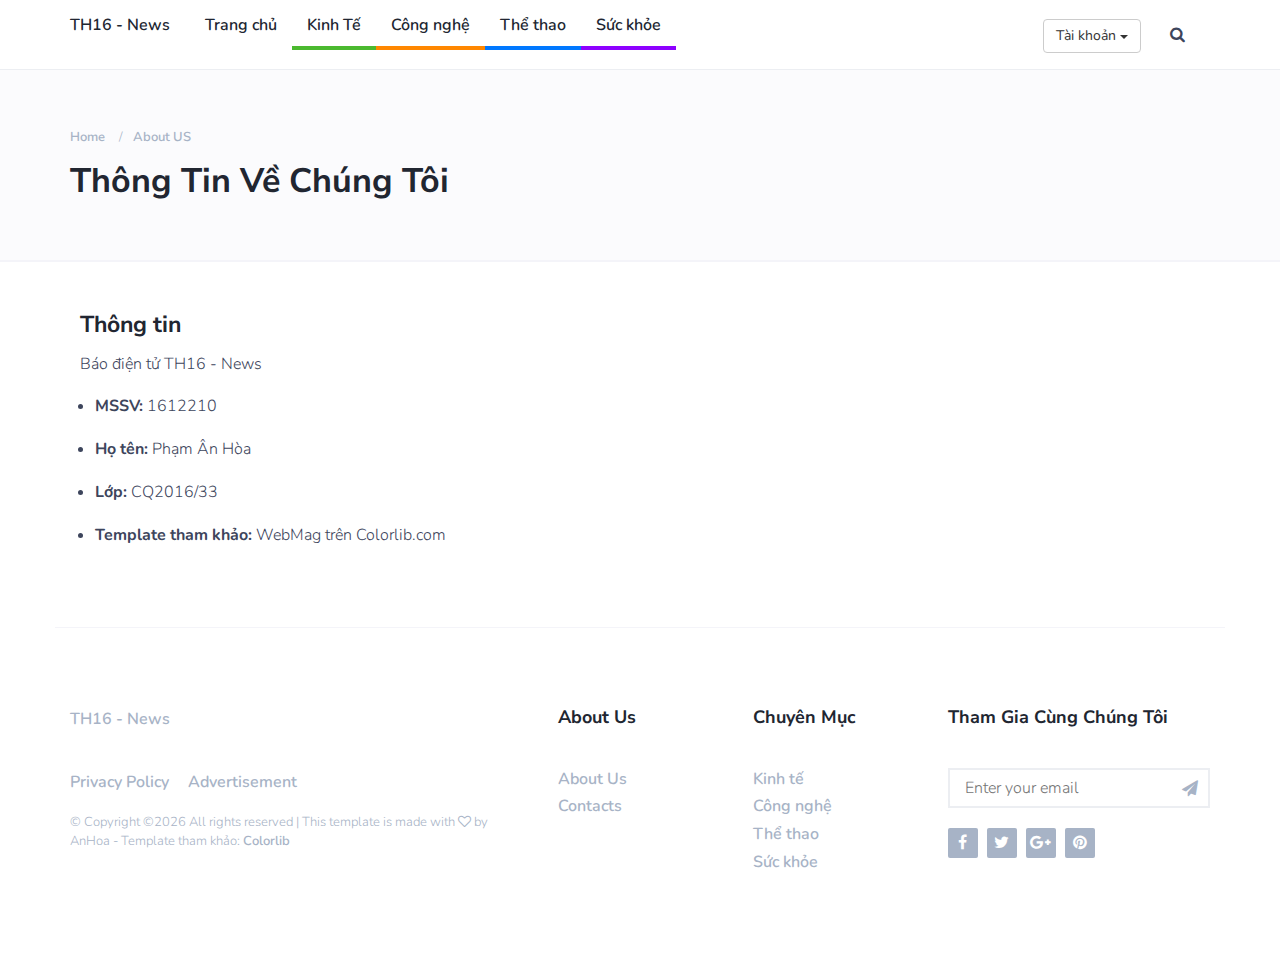
<file: about.html>
<!DOCTYPE html>
<html>
<head>
	<meta charset="utf-8">
		<meta http-equiv="X-UA-Compatible" content="IE=edge">
		<meta name="viewport" content="width=device-width, initial-scale=1">
		 <!-- The above 3 meta tags *must* come first in the head; any other head content must come *after* these tags -->

		<title>Báo Điện Tử TH16 - News</title>

		<!-- Bootstrap -->
		<link type="text/css" rel="stylesheet" href="css/bootstrap.min.css"/>

		<!-- Custom stlylesheet -->
		<link type="text/css" rel="stylesheet" href="css/style.css"/>

		<link href="https://fonts.googleapis.com/css?family=Nunito+Sans:700%7CNunito:300,600" rel="stylesheet"> 

		<link rel="stylesheet" href="css/font-awesome.min.css">
</head>
<body>
	<header>
		<div id="nav">
		<div id="nav-fixed">
					<div class="container">
						<!-- logo -->
						<div class="nav-logo">
							<a href="index.html" class="logo">TH16 - News</a>
						</div>
						<!-- /logo -->

						<!-- nav -->
							<ul class="nav-menu nav navbar-nav">
								<li><a href="index.html">Trang chủ</a></li>
								<li class="cat-1"><a href="pagecategory.html">Kinh Tế</a>

								<ul>
								<li class="cat-1"><a href="pagecategory2.html">Trong nước</a></li>
								<li class="cat-1"><a href="pagecategory2.html">Quốc tế</a></li>
								<li class="cat-1"><a href="pagecategory2.html">Thị trường</a></li>
							
								</ul></li>
								<li class="cat-2"><a href="pagecategory.html">Công nghệ</a>
								<ul>
								<li class="cat-2"><a href="pagecategory2.html">Sản phẩm mới</a></li>
								<li class="cat-2"><a href="pagecategory2.html">Đánh giá sản phẩm</a></li>
								<li class="cat-2"><a href="pagecategory2.html">Game</a></li>
								</ul></li>
								<li class="cat-3"><a href="pagecategory.html">Thể thao</a>
								<ul>
								<li class="cat-3"><a href="pagecategory2.html">Bóng đá</a></li>
								<li class="cat-3"><a href="pagecategory2.html">Bóng rổ</a></li>
								<li class="cat-3"><a href="pagecategory2.html">Bóng chuyền</a></li>
								<li class="cat-3"><a href="pagecategory2.html">Quần vợt</a></li>
								</ul>
								</li>
								<li class="cat-4"><a href="pagecategory.html">Sức khỏe</a>
								<ul>
								<li class="cat-4"><a href="pagecategory2.html">Các bệnh</a></li>
								<li class="cat-4"><a href="pagecategory2.html">Khỏe đẹp</a></li>
								<li class="cat-4"><a href="pagecategory2.html">Tư vấn</a></li>
								<li class="cat-4"><a href="pagecategory2.html">Thực đơn</a></li>
								</ul></li>
							</ul>
						<!-- /nav -->

						<!-- search & aside toggle -->
						<div class="nav-btns">
							<div class="btn-group">
							  <button type="button" class="btn btn-default dropdown-toggle" data-toggle="dropdown">
							    Tài khoản <span class="caret"></span>
							  </button>
							  <ul class="dropdown-menu" role="menu">
							    <li><a href="login.html">Đăng nhập</a></li>
							    <li><a href="signup.html">Đăng ký</a></li>
							    <li><a href="qltaikhoan.html">Quản lý tài khoản</a></li>
							    <li><a href="dangbai.html">Viết bài</a></li>
							  </ul>
							</div>
							<button class="search-btn"><i class="fa fa-search"></i></button>
							<div class="search-form">
								<input class="search-input" type="text" name="search" placeholder="Enter Your Search ...">
								<button class="search-close"><i class="fa fa-times"></i></button>
							</div>
						</div>
						<!-- /search & aside toggle -->
					</div>
				</div>
			</div>
			<!-- Page Header -->
			<div class="page-header">
				<div class="container">
					<div class="row">
						<div class="col-md-10">
							<ul class="page-header-breadcrumb">
								<li><a href="index.html">Home</a></li>
								<li><a href="pagecategory.html">About US</a></li>
							</ul>
							<h1>Thông tin về chúng tôi</h1>
						</div>
					</div>
				</div>
			</div>
			<!-- /Page Header -->
			</header>


			<!-- section -->
		<div class="section">
			<!-- container -->
			<div class="container">
				<div class="row">
				<div class="col-md-6">
						<div class="section-row">
							<h3>Thông tin</h3>
							<p>Báo điện tử TH16 - News</p>
							<ul class="list-style">
								<li><p><strong>MSSV:</strong> 1612210</p></li>
								<li><p><strong>Họ tên:</strong> Phạm Ân Hòa</p></li>
								<li><p><strong>Lớp:</strong> CQ2016/33</p></li>
								<li><p><strong>Template tham khảo:</strong> WebMag trên Colorlib.com</p></li>
							</ul>
						</div>
					</div>
				</div>
			</div>
			<!-- /container -->
		</div>
		<!-- /section -->

			<!-- Footer -->
		<footer id="footer">
			<!-- container -->
			<div class="container">
				<!-- row -->
				<div class="row">
					<div class="col-md-5">
						<div class="footer-widget">
							<div class="footer-logo">
								<a href="index.html" class="logo">TH16 - News</a>
							</div>
							<ul class="footer-nav">
								<li><a href="#">Privacy Policy</a></li>
								<li><a href="#">Advertisement</a></li>
							</ul>
							<div class="footer-copyright">
								<span>&copy; <!-- Link back to Colorlib can't be removed. Template is licensed under CC BY 3.0. -->
Copyright &copy;<script>document.write(new Date().getFullYear());</script> All rights reserved | This template is made with <i class="fa fa-heart-o" aria-hidden="true"></i> by AnHoa - Template tham khảo: <a href="https://colorlib.com" target="_blank">Colorlib</a>
<!-- Link back to Colorlib can't be removed. Template is licensed under CC BY 3.0. --></span>
							</div>
						</div>
					</div>

					<div class="col-md-4">
						<div class="row">
							<div class="col-md-6">
								<div class="footer-widget">
									<h3 class="footer-title">About Us</h3>
									<ul class="footer-links">
										<li><a href="about.html">About Us</a></li>
										
										<li><a href="contact.html">Contacts</a></li>
									</ul>
								</div>
							</div>
							<div class="col-md-6">
								<div class="footer-widget">
									<h3 class="footer-title">Chuyên mục</h3>
									<ul class="footer-links">
										<li><a href="pagecategory.html">Kinh tế</a></li>
										<li><a href="pagecategory.html">Công nghệ</a></li>
										<li><a href="pagecategory.html">Thể thao</a></li>
										
										<li><a href="pagecategory.html">Sức khỏe</a></li>
									</ul>
								</div>
							</div>
						</div>
					</div>

					<div class="col-md-3">
						<div class="footer-widget">
							<h3 class="footer-title">Tham gia cùng chúng tôi</h3>
							<div class="footer-newsletter">
								<form>
									<input class="input" type="email" name="newsletter" placeholder="Enter your email">
									<button class="newsletter-btn"><i class="fa fa-paper-plane"></i></button>
								</form>
							</div>
							<ul class="footer-social">
								<li><a href="#"><i class="fa fa-facebook"></i></a></li>
								<li><a href="#"><i class="fa fa-twitter"></i></a></li>
								<li><a href="#"><i class="fa fa-google-plus"></i></a></li>
								<li><a href="#"><i class="fa fa-pinterest"></i></a></li>
							</ul>
						</div>
					</div>

				</div>
				<!-- /row -->
			</div>
			<!-- /container -->
		</footer>
		<!-- /Footer -->

		<!-- jQuery Plugins -->
		<script src="js/jquery.min.js"></script>
		<script src="js/bootstrap.min.js"></script>
		<script src="js/main.js"></script>
</body>
</html>
</file>
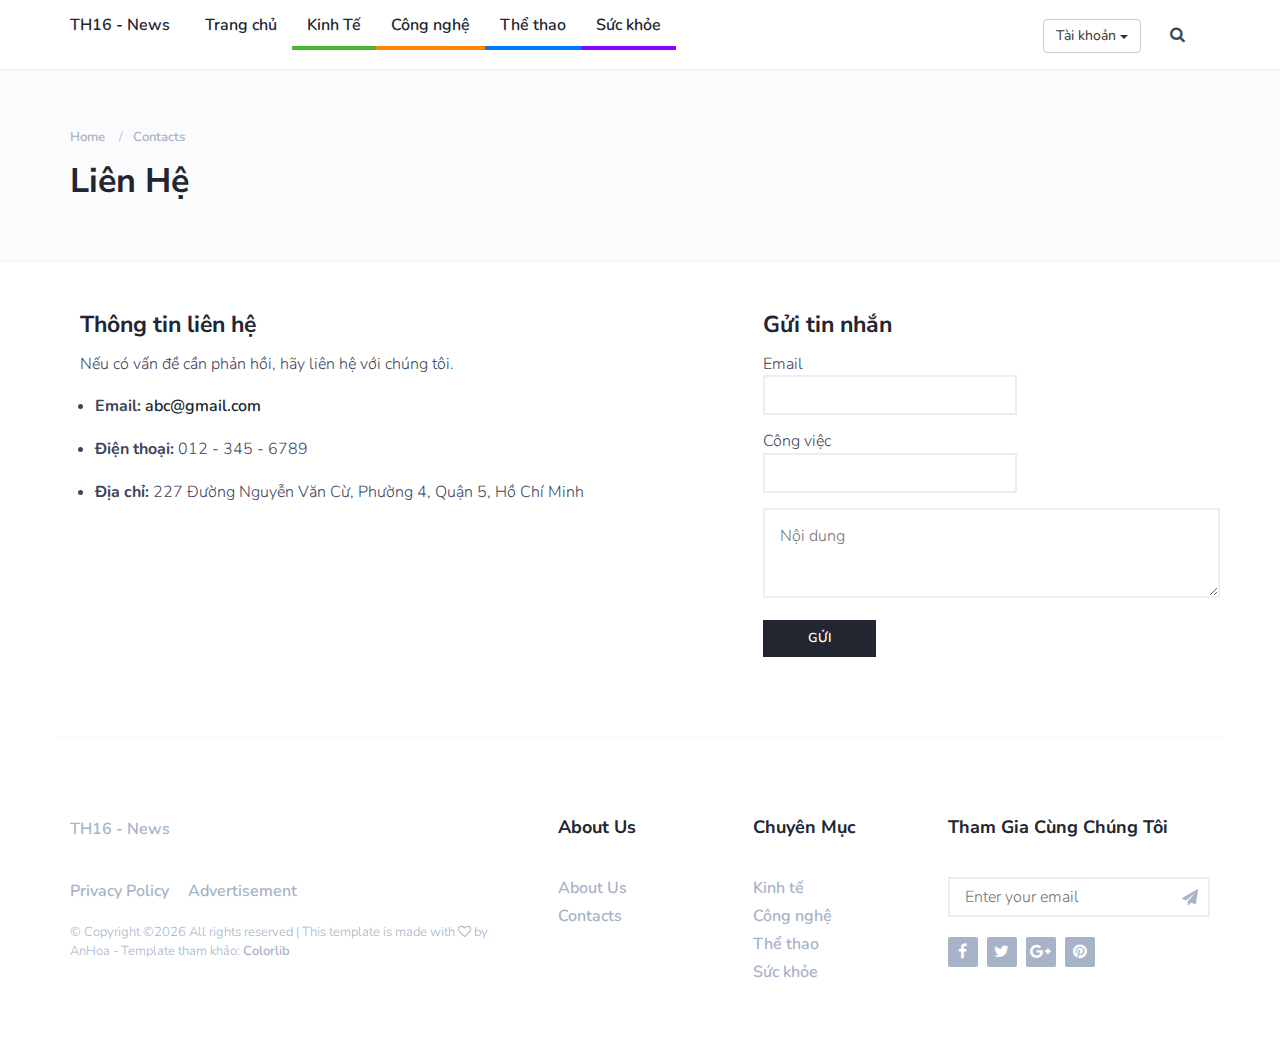
<file: contact.html>
<!DOCTYPE html>
<html>
<head>
	<meta charset="utf-8">
		<meta http-equiv="X-UA-Compatible" content="IE=edge">
		<meta name="viewport" content="width=device-width, initial-scale=1">
		 <!-- The above 3 meta tags *must* come first in the head; any other head content must come *after* these tags -->

		<title>Báo Điện Tử TH16 - News</title>

		<!-- Bootstrap -->
		<link type="text/css" rel="stylesheet" href="css/bootstrap.min.css"/>

		<!-- Custom stlylesheet -->
		<link type="text/css" rel="stylesheet" href="css/style.css"/>

		<link href="https://fonts.googleapis.com/css?family=Nunito+Sans:700%7CNunito:300,600" rel="stylesheet"> 

		<link rel="stylesheet" href="css/font-awesome.min.css">
</head>
<body>
	<header>
		<div id="nav">
		<div id="nav-fixed">
					<div class="container">
						<!-- logo -->
						<div class="nav-logo">
							<a href="index.html" class="logo">TH16 - News</a>
						</div>
						<!-- /logo -->

						<!-- nav -->
							<ul class="nav-menu nav navbar-nav">
								<li><a href="index.html">Trang chủ</a></li>
								<li class="cat-1"><a href="pagecategory.html">Kinh Tế</a>

								<ul>
								<li class="cat-1"><a href="pagecategory2.html">Trong nước</a></li>
								<li class="cat-1"><a href="pagecategory2.html">Quốc tế</a></li>
								<li class="cat-1"><a href="pagecategory2.html">Thị trường</a></li>
							
								</ul></li>
								<li class="cat-2"><a href="pagecategory.html">Công nghệ</a>
								<ul>
								<li class="cat-2"><a href="pagecategory2.html">Sản phẩm mới</a></li>
								<li class="cat-2"><a href="pagecategory2.html">Đánh giá sản phẩm</a></li>
								<li class="cat-2"><a href="pagecategory2.html">Game</a></li>
								</ul></li>
								<li class="cat-3"><a href="pagecategory.html">Thể thao</a>
								<ul>
								<li class="cat-3"><a href="pagecategory2.html">Bóng đá</a></li>
								<li class="cat-3"><a href="pagecategory2.html">Bóng rổ</a></li>
								<li class="cat-3"><a href="pagecategory2.html">Bóng chuyền</a></li>
								<li class="cat-3"><a href="pagecategory2.html">Quần vợt</a></li>
								</ul>
								</li>
								<li class="cat-4"><a href="pagecategory.html">Sức khỏe</a>
								<ul>
								<li class="cat-4"><a href="pagecategory2.html">Các bệnh</a></li>
								<li class="cat-4"><a href="pagecategory2.html">Khỏe đẹp</a></li>
								<li class="cat-4"><a href="pagecategory2.html">Tư vấn</a></li>
								<li class="cat-4"><a href="pagecategory2.html">Thực đơn</a></li>
								</ul></li>
							</ul>
						<!-- /nav -->

						<!-- search & aside toggle -->
						<div class="nav-btns">
							<div class="btn-group">
							  <button type="button" class="btn btn-default dropdown-toggle" data-toggle="dropdown">
							    Tài khoản <span class="caret"></span>
							  </button>
							  <ul class="dropdown-menu" role="menu">
							    <li><a href="login.html">Đăng nhập</a></li>
							    <li><a href="signup.html">Đăng ký</a></li>
							    <li><a href="qltaikhoan.html">Quản lý tài khoản</a></li>
							    <li><a href="dangbai.html">Viết bài</a></li>
							  </ul>
							</div>
							<button class="search-btn"><i class="fa fa-search"></i></button>
							<div class="search-form">
								<input class="search-input" type="text" name="search" placeholder="Enter Your Search ...">
								<button class="search-close"><i class="fa fa-times"></i></button>
							</div>
						</div>
						<!-- /search & aside toggle -->
					</div>
				</div>
			</div>
			<!-- Page Header -->
			<div class="page-header">
				<div class="container">
					<div class="row">
						<div class="col-md-10">
							<ul class="page-header-breadcrumb">
								<li><a href="index.html">Home</a></li>
								<li><a href="pagecategory.html">Contacts</a></li>
							</ul>
							<h1>Liên hệ</h1>
						</div>
					</div>
				</div>
			</div>
			<!-- /Page Header -->
			</header>

<!-- section -->
		<div class="section">
			<!-- container -->
			<div class="container">
				<!-- row -->
				<div class="row">
					<div class="col-md-6">
						<div class="section-row">
							<h3>Thông tin liên hệ</h3>
							<p>Nếu có vấn đề cần phản hồi, hãy liên hệ với chúng tôi.</p>
							<ul class="list-style">
								<li><p><strong>Email:</strong> <a href="#">abc@gmail.com</a></p></li>
								<li><p><strong>Điện thoại:</strong> 012 - 345 - 6789</p></li>
								<li><p><strong>Địa chỉ:</strong> 227 Đường Nguyễn Văn Cừ, Phường 4, Quận 5, Hồ Chí Minh</p></li>
							</ul>
						</div>
					</div>
					<div class="col-md-5 col-md-offset-1">
						<div class="section-row">
							<h3>Gửi tin nhắn</h3>
							<form>
								<div class="row">
									<div class="col-md-7">
										<div class="form-group">
											<span>Email</span>
											<input class="input" type="email" name="email">
										</div>
									</div>
									<div class="col-md-7">
										<div class="form-group">
											<span>Công việc</span>
											<input class="input" type="text" name="subject">
										</div>
									</div>
									<div class="col-md-12">
										<div class="form-group">
											<textarea class="input" name="message" placeholder="Nội dung "></textarea>
										</div>
										<button class="pr-button">Gửi</button>
									</div>
								</div>
							</form>
						</div>
					</div>
				</div>
				<!-- /row -->
			</div>
			<!-- /container -->
		</div>
		<!-- /section -->


			<!-- Footer -->
		<footer id="footer">
			<!-- container -->
			<div class="container">
				<!-- row -->
				<div class="row">
					<div class="col-md-5">
						<div class="footer-widget">
							<div class="footer-logo">
								<a href="index.html" class="logo">TH16 - News</a>
							</div>
							<ul class="footer-nav">
								<li><a href="#">Privacy Policy</a></li>
								<li><a href="#">Advertisement</a></li>
							</ul>
							<div class="footer-copyright">
								<span>&copy; <!-- Link back to Colorlib can't be removed. Template is licensed under CC BY 3.0. -->
Copyright &copy;<script>document.write(new Date().getFullYear());</script> All rights reserved | This template is made with <i class="fa fa-heart-o" aria-hidden="true"></i> by AnHoa - Template tham khảo: <a href="https://colorlib.com" target="_blank">Colorlib</a>
<!-- Link back to Colorlib can't be removed. Template is licensed under CC BY 3.0. --></span>
							</div>
						</div>
					</div>

					<div class="col-md-4">
						<div class="row">
							<div class="col-md-6">
								<div class="footer-widget">
									<h3 class="footer-title">About Us</h3>
									<ul class="footer-links">
										<li><a href="about.html">About Us</a></li>
										
										<li><a href="contact.html">Contacts</a></li>
									</ul>
								</div>
							</div>
							<div class="col-md-6">
								<div class="footer-widget">
									<h3 class="footer-title">Chuyên mục</h3>
									<ul class="footer-links">
										<li><a href="pagecategory.html">Kinh tế</a></li>
										<li><a href="pagecategory.html">Công nghệ</a></li>
										<li><a href="pagecategory.html">Thể thao</a></li>
										
										<li><a href="pagecategory.html">Sức khỏe</a></li>
									</ul>
								</div>
							</div>
						</div>
					</div>

					<div class="col-md-3">
						<div class="footer-widget">
							<h3 class="footer-title">Tham gia cùng chúng tôi</h3>
							<div class="footer-newsletter">
								<form>
									<input class="input" type="email" name="newsletter" placeholder="Enter your email">
									<button class="newsletter-btn"><i class="fa fa-paper-plane"></i></button>
								</form>
							</div>
							<ul class="footer-social">
								<li><a href="#"><i class="fa fa-facebook"></i></a></li>
								<li><a href="#"><i class="fa fa-twitter"></i></a></li>
								<li><a href="#"><i class="fa fa-google-plus"></i></a></li>
								<li><a href="#"><i class="fa fa-pinterest"></i></a></li>
							</ul>
						</div>
					</div>

				</div>
				<!-- /row -->
			</div>
			<!-- /container -->
		</footer>
		<!-- /Footer -->

		<!-- jQuery Plugins -->
		<script src="js/jquery.min.js"></script>
		<script src="js/bootstrap.min.js"></script>
		<script src="js/main.js"></script>
</body>
</html>
</file>
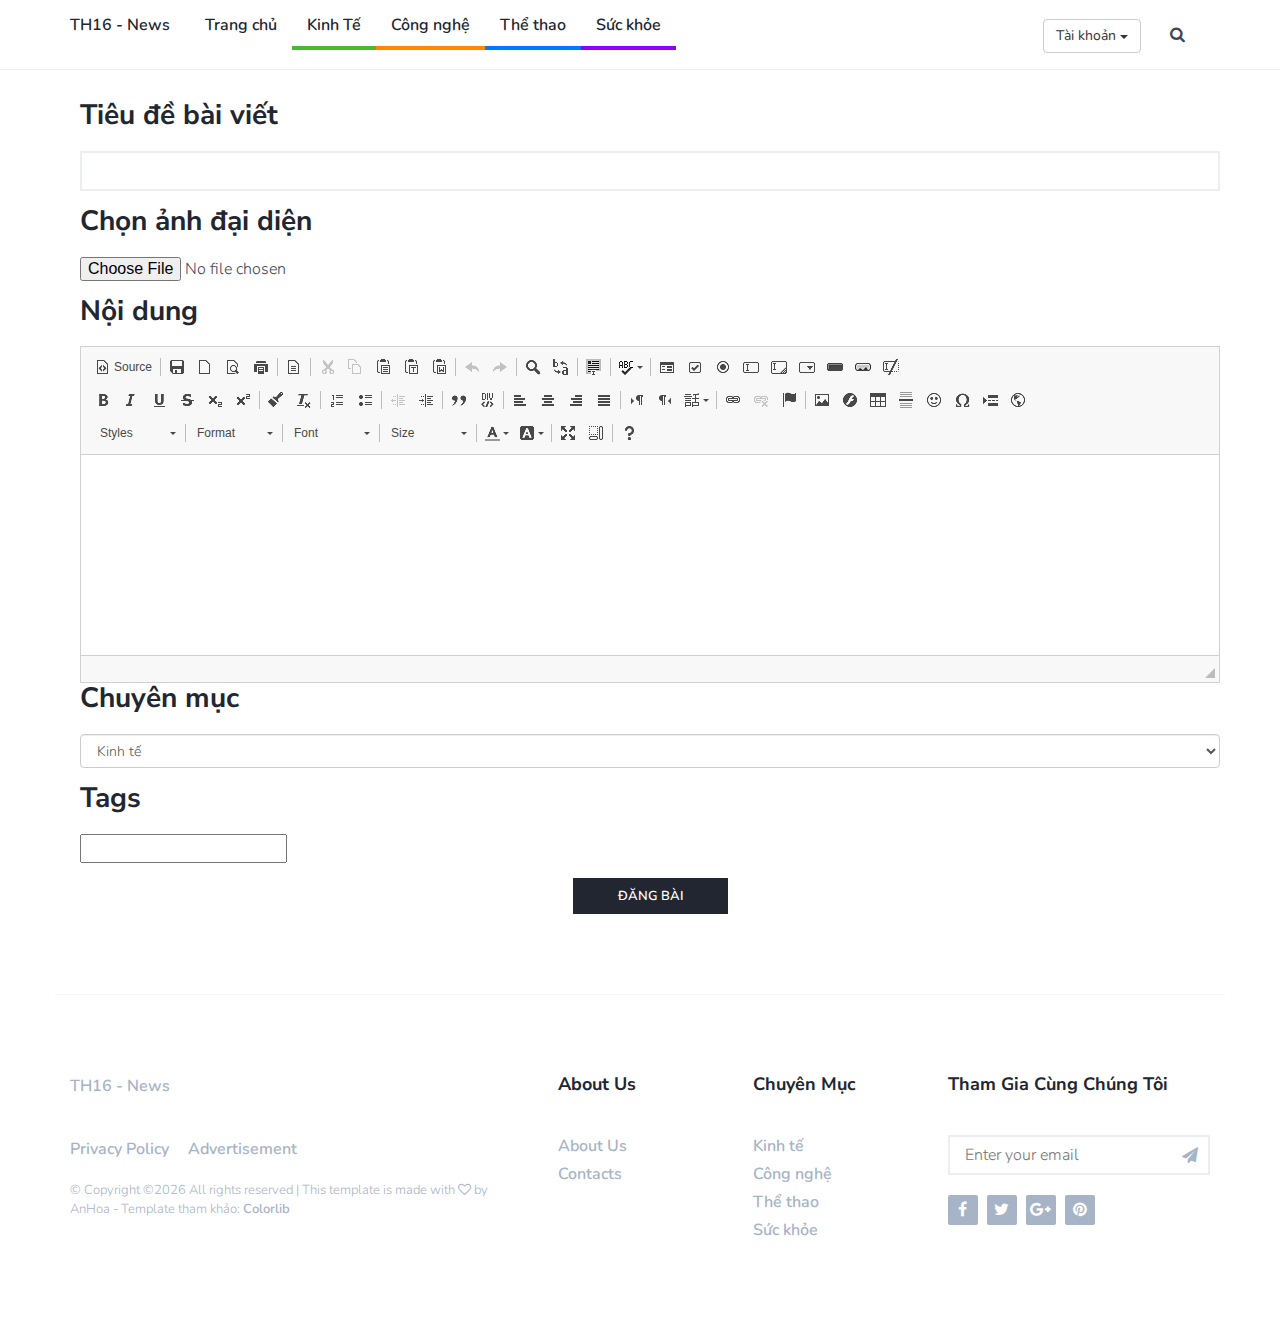
<file: dangbai.html>
<!DOCTYPE html>
<html>
<head>
	<meta charset="utf-8">
		<meta http-equiv="X-UA-Compatible" content="IE=edge">
		<meta name="viewport" content="width=device-width, initial-scale=1">
		 <!-- The above 3 meta tags *must* come first in the head; any other head content must come *after* these tags -->

		<title>Báo Điện Tử TH16 - News</title>

		<!-- Bootstrap -->
		<link type="text/css" rel="stylesheet" href="css/bootstrap.min.css"/>

		<!-- Custom stlylesheet -->
		<link type="text/css" rel="stylesheet" href="css/style.css"/>

		<link href="https://fonts.googleapis.com/css?family=Nunito+Sans:700%7CNunito:300,600" rel="stylesheet"> 

		<link rel="stylesheet" href="css/font-awesome.min.css">
		<script type="text/javascript" src="ckeditor/ckeditor.js"> </script>
</head>
<body>
	<header>
		<div id="nav">
		<div id="nav-fixed">
					<div class="container">
						<!-- logo -->
						<div class="nav-logo">
							<a href="index.html" class="logo">TH16 - News</a>
						</div>
						<!-- /logo -->

						<!-- nav -->
							<ul class="nav-menu nav navbar-nav">
								<li><a href="index.html">Trang chủ</a></li>
								<li class="cat-1"><a href="pagecategory.html">Kinh Tế</a>

								<ul>
								<li class="cat-1"><a href="pagecategory2.html">Trong nước</a></li>
								<li class="cat-1"><a href="pagecategory2.html">Quốc tế</a></li>
								<li class="cat-1"><a href="pagecategory2.html">Thị trường</a></li>
							
								</ul></li>
								<li class="cat-2"><a href="pagecategory.html">Công nghệ</a>
								<ul>
								<li class="cat-2"><a href="pagecategory2.html">Sản phẩm mới</a></li>
								<li class="cat-2"><a href="pagecategory2.html">Đánh giá sản phẩm</a></li>
								<li class="cat-2"><a href="pagecategory2.html">Game</a></li>
								</ul></li>
								<li class="cat-3"><a href="pagecategory.html">Thể thao</a>
								<ul>
								<li class="cat-3"><a href="pagecategory2.html">Bóng đá</a></li>
								<li class="cat-3"><a href="pagecategory2.html">Bóng rổ</a></li>
								<li class="cat-3"><a href="pagecategory2.html">Bóng chuyền</a></li>
								<li class="cat-3"><a href="pagecategory2.html">Quần vợt</a></li>
								</ul>
								</li>
								<li class="cat-4"><a href="pagecategory.html">Sức khỏe</a>
								<ul>
								<li class="cat-4"><a href="pagecategory2.html">Các bệnh</a></li>
								<li class="cat-4"><a href="pagecategory2.html">Khỏe đẹp</a></li>
								<li class="cat-4"><a href="pagecategory2.html">Tư vấn</a></li>
								<li class="cat-4"><a href="pagecategory2.html">Thực đơn</a></li>
								</ul></li>
							</ul>
						<!-- /nav -->

						<!-- search & aside toggle -->
						<div class="nav-btns">
							<div class="btn-group">
							  <button type="button" class="btn btn-default dropdown-toggle" data-toggle="dropdown">
							    Tài khoản <span class="caret"></span>
							  </button>
							  <ul class="dropdown-menu" role="menu">
							    <li><a href="login.html">Đăng nhập</a></li>
							    <li><a href="signup.html">Đăng ký</a></li>
							    <li><a href="qltaikhoan.html">Quản lý tài khoản</a></li>
							    <li><a href="dangbai.html">Viết bài</a></li>
							  </ul>
							</div>
							<button class="search-btn"><i class="fa fa-search"></i></button>
							<div class="search-form">
								<input class="search-input" type="text" name="search" placeholder="Enter Your Search ...">
								<button class="search-close"><i class="fa fa-times"></i></button>
							</div>
						</div>
						<!-- /search & aside toggle -->
					</div>
				</div>
			</div>
			</header>
			
			<div class="section">
				<div class="container">
					<div class="section-title"><h2>Tiêu đề bài viết</h2></div>
					<div class="form-group">
						<input class="input" type="text">
					</div>
					<div class="section-title"><h2>Chọn ảnh đại diện</h2></div>
					<div class="form-group">
						<input type="file">
					</div>
					<div class="section-title"><h2>Nội dung</h2></div>
					<form action="" method="post" >
					<textarea id="noidung"></textarea>
					</form>
					<script>
					 	CKEDITOR.replace( 'noidung');
					
					</script>
					<div class="section-title"><h2>Chuyên mục</h2></div>
					<div class="form-group">
					  <select class="form-control" id="sel1">
					    <option>Kinh tế</option>
					    <option>Công nghệ</option>
					    <option>Thể thao</option>
					    <option>Sức khỏe</option>
					  </select>
					</div>
					<div class="section-title"><h2>Tags</h2></div>
					<div class="form-group">
						<input type="text">
					</div>
					<div class="section-row">
						<button class="pr-button center-block">Đăng bài</button>
					</div>
				</div>
			</div>



			<!-- Footer -->
		<footer id="footer">
			<!-- container -->
			<div class="container">
				<!-- row -->
				<div class="row">
					<div class="col-md-5">
						<div class="footer-widget">
							<div class="footer-logo">
								<a href="index.html" class="logo">TH16 - News</a>
							</div>
							<ul class="footer-nav">
								<li><a href="#">Privacy Policy</a></li>
								<li><a href="#">Advertisement</a></li>
							</ul>
							<div class="footer-copyright">
								<span>&copy; <!-- Link back to Colorlib can't be removed. Template is licensed under CC BY 3.0. -->
Copyright &copy;<script>document.write(new Date().getFullYear());</script> All rights reserved | This template is made with <i class="fa fa-heart-o" aria-hidden="true"></i> by AnHoa - Template tham khảo: <a href="https://colorlib.com" target="_blank">Colorlib</a>
<!-- Link back to Colorlib can't be removed. Template is licensed under CC BY 3.0. --></span>
							</div>
						</div>
					</div>

					<div class="col-md-4">
						<div class="row">
							<div class="col-md-6">
								<div class="footer-widget">
									<h3 class="footer-title">About Us</h3>
									<ul class="footer-links">
										<li><a href="about.html">About Us</a></li>
										
										<li><a href="contact.html">Contacts</a></li>
									</ul>
								</div>
							</div>
							<div class="col-md-6">
								<div class="footer-widget">
									<h3 class="footer-title">Chuyên mục</h3>
									<ul class="footer-links">
										<li><a href="pagecategory.html">Kinh tế</a></li>
										<li><a href="pagecategory.html">Công nghệ</a></li>
										<li><a href="pagecategory.html">Thể thao</a></li>
										
										<li><a href="pagecategory.html">Sức khỏe</a></li>
									</ul>
								</div>
							</div>
						</div>
					</div>

					<div class="col-md-3">
						<div class="footer-widget">
							<h3 class="footer-title">Tham gia cùng chúng tôi</h3>
							<div class="footer-newsletter">
								<form>
									<input class="input" type="email" name="newsletter" placeholder="Enter your email">
									<button class="newsletter-btn"><i class="fa fa-paper-plane"></i></button>
								</form>
							</div>
							<ul class="footer-social">
								<li><a href="#"><i class="fa fa-facebook"></i></a></li>
								<li><a href="#"><i class="fa fa-twitter"></i></a></li>
								<li><a href="#"><i class="fa fa-google-plus"></i></a></li>
								<li><a href="#"><i class="fa fa-pinterest"></i></a></li>
							</ul>
						</div>
					</div>

				</div>
				<!-- /row -->
			</div>
			<!-- /container -->
		</footer>
		<!-- /Footer -->

		<!-- jQuery Plugins -->
		<script src="js/jquery.min.js"></script>
		<script src="js/bootstrap.min.js"></script>
		<script src="js/main.js"></script>
</body>
</html>
</file>
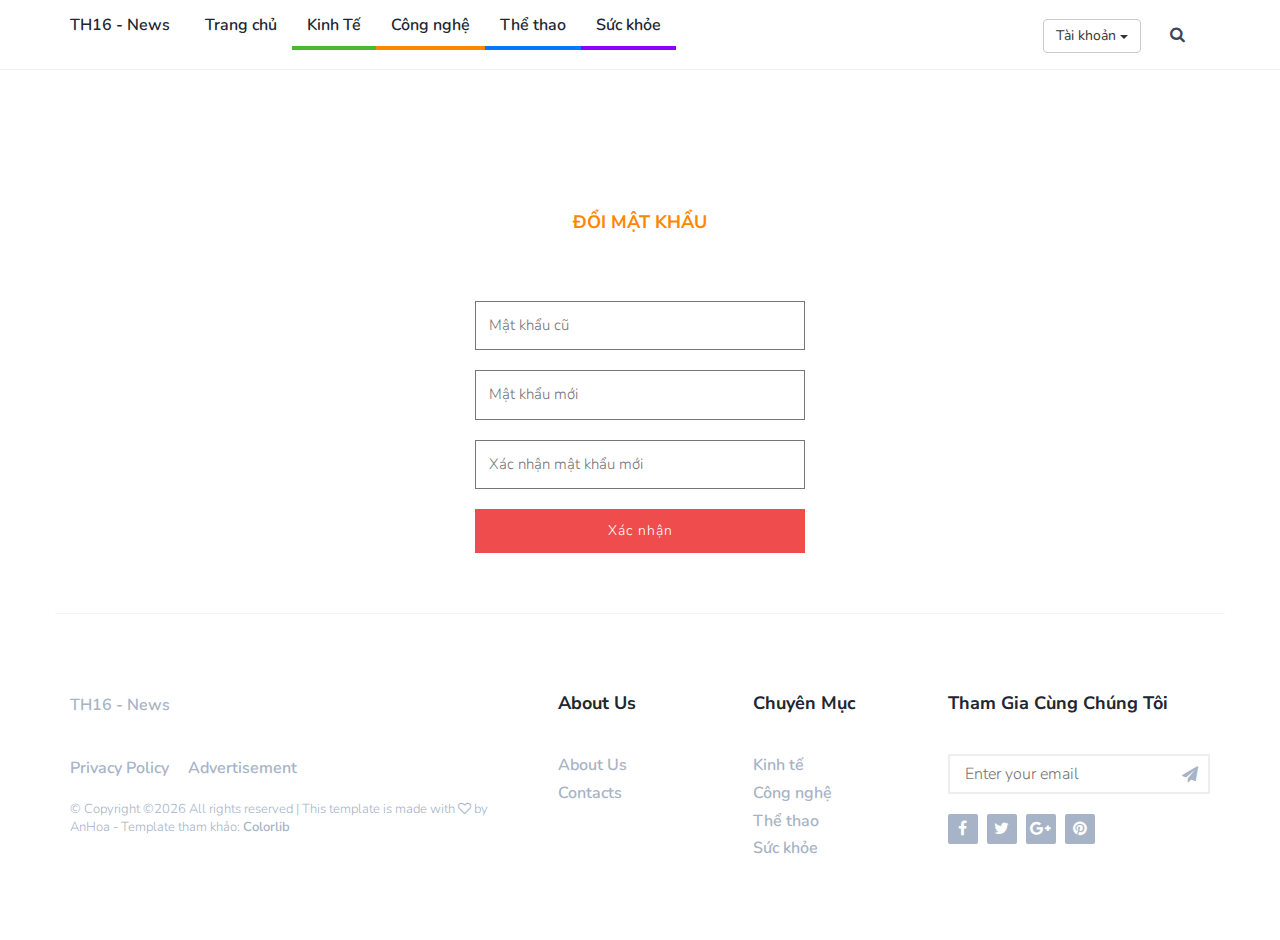
<file: doimk.html>
<!DOCTYPE html>
<html>
<head>
	<meta charset="utf-8">
		<meta http-equiv="X-UA-Compatible" content="IE=edge">
		<meta name="viewport" content="width=device-width, initial-scale=1">
		 <!-- The above 3 meta tags *must* come first in the head; any other head content must come *after* these tags -->

		<title>Báo Điện Tử TH16 - News</title>

		<!-- Bootstrap -->
		<link type="text/css" rel="stylesheet" href="css/bootstrap.min.css"/>

		<!-- Custom stlylesheet -->
		<link type="text/css" rel="stylesheet" href="css/style.css"/>

		<link href="https://fonts.googleapis.com/css?family=Nunito+Sans:700%7CNunito:300,600" rel="stylesheet"> 

		<link rel="stylesheet" href="css/font-awesome.min.css">
</head>
<body>
	<header>
		<div id="nav">
		<div id="nav-fixed">
					<div class="container">
						<!-- logo -->
						<div class="nav-logo">
							<a href="index.html" class="logo">TH16 - News</a>
						</div>
						<!-- /logo -->

						<!-- nav -->
							<ul class="nav-menu nav navbar-nav">
								<li><a href="index.html">Trang chủ</a></li>
								<li class="cat-1"><a href="pagecategory.html">Kinh Tế</a>

								<ul>
								<li class="cat-1"><a href="pagecategory2.html">Trong nước</a></li>
								<li class="cat-1"><a href="pagecategory2.html">Quốc tế</a></li>
								<li class="cat-1"><a href="pagecategory2.html">Thị trường</a></li>
							
								</ul></li>
								<li class="cat-2"><a href="pagecategory.html">Công nghệ</a>
								<ul>
								<li class="cat-2"><a href="pagecategory2.html">Sản phẩm mới</a></li>
								<li class="cat-2"><a href="pagecategory2.html">Đánh giá sản phẩm</a></li>
								<li class="cat-2"><a href="pagecategory2.html">Game</a></li>
								</ul></li>
								<li class="cat-3"><a href="pagecategory.html">Thể thao</a>
								<ul>
								<li class="cat-3"><a href="pagecategory2.html">Bóng đá</a></li>
								<li class="cat-3"><a href="pagecategory2.html">Bóng rổ</a></li>
								<li class="cat-3"><a href="pagecategory2.html">Bóng chuyền</a></li>
								<li class="cat-3"><a href="pagecategory2.html">Quần vợt</a></li>
								</ul>
								</li>
								<li class="cat-4"><a href="pagecategory.html">Sức khỏe</a>
								<ul>
								<li class="cat-4"><a href="pagecategory2.html">Các bệnh</a></li>
								<li class="cat-4"><a href="pagecategory2.html">Khỏe đẹp</a></li>
								<li class="cat-4"><a href="pagecategory2.html">Tư vấn</a></li>
								<li class="cat-4"><a href="pagecategory2.html">Thực đơn</a></li>
								</ul></li>
							</ul>
						<!-- /nav -->

						<!-- search & aside toggle -->
						<div class="nav-btns">
							<div class="btn-group">
							  <button type="button" class="btn btn-default dropdown-toggle" data-toggle="dropdown">
							    Tài khoản <span class="caret"></span>
							  </button>
							  <ul class="dropdown-menu" role="menu">
							    <li><a href="login.html">Đăng nhập</a></li>
							    <li><a href="signup.html">Đăng ký</a></li>
							    <li><a href="qltaikhoan.html">Quản lý tài khoản</a></li>
							    <li><a href="dangbai.html">Viết bài</a></li>
							  </ul>
							</div>
							<button class="search-btn"><i class="fa fa-search"></i></button>
							<div class="search-form">
								<input class="search-input" type="text" name="search" placeholder="Enter Your Search ...">
								<button class="search-close"><i class="fa fa-times"></i></button>
							</div>
						</div>
						<!-- /search & aside toggle -->
					</div>
				</div>
			</div>
			<div class="login-form">
				  <!--  Title-->
				           <div class="login">
				                <h2 class="login-header">Đổi mật khẩu</h2>
								    <div class="form_grid">
				                        <form class="login-container" action="#" method="post">
				                             <input type="password" placeholder="Mật khẩu cũ" Name="password" required="">
				                             <input type="password" placeholder="Mật khẩu mới" Name="password" required="">
				                             <input type="password" placeholder="Xác nhận mật khẩu mới" Name="password" required="">
				                             <input type="submit" value="Xác nhận">
				                        </form>	
				                  </div>
				       </div>
				  
				</div>

				<!-- Footer -->
		<footer id="footer">
			<!-- container -->
			<div class="container">
				<!-- row -->
				<div class="row">
					<div class="col-md-5">
						<div class="footer-widget">
							<div class="footer-logo">
								<a href="index.html" class="logo">TH16 - News</a>
							</div>
							<ul class="footer-nav">
								<li><a href="#">Privacy Policy</a></li>
								<li><a href="#">Advertisement</a></li>
							</ul>
							<div class="footer-copyright">
								<span>&copy; <!-- Link back to Colorlib can't be removed. Template is licensed under CC BY 3.0. -->
Copyright &copy;<script>document.write(new Date().getFullYear());</script> All rights reserved | This template is made with <i class="fa fa-heart-o" aria-hidden="true"></i> by AnHoa - Template tham khảo: <a href="https://colorlib.com" target="_blank">Colorlib</a>
<!-- Link back to Colorlib can't be removed. Template is licensed under CC BY 3.0. --></span>
							</div>
						</div>
					</div>

					<div class="col-md-4">
						<div class="row">
							<div class="col-md-6">
								<div class="footer-widget">
									<h3 class="footer-title">About Us</h3>
									<ul class="footer-links">
										<li><a href="about.html">About Us</a></li>
										
										<li><a href="contact.html">Contacts</a></li>
									</ul>
								</div>
							</div>
							<div class="col-md-6">
								<div class="footer-widget">
									<h3 class="footer-title">Chuyên mục</h3>
									<ul class="footer-links">
										<li><a href="pagecategory.html">Kinh tế</a></li>
										<li><a href="pagecategory.html">Công nghệ</a></li>
										<li><a href="pagecategory.html">Thể thao</a></li>
										
										<li><a href="pagecategory.html">Sức khỏe</a></li>
									</ul>
								</div>
							</div>
						</div>
					</div>

					<div class="col-md-3">
						<div class="footer-widget">
							<h3 class="footer-title">Tham gia cùng chúng tôi</h3>
							<div class="footer-newsletter">
								<form>
									<input class="input" type="email" name="newsletter" placeholder="Enter your email">
									<button class="newsletter-btn"><i class="fa fa-paper-plane"></i></button>
								</form>
							</div>
							<ul class="footer-social">
								<li><a href="#"><i class="fa fa-facebook"></i></a></li>
								<li><a href="#"><i class="fa fa-twitter"></i></a></li>
								<li><a href="#"><i class="fa fa-google-plus"></i></a></li>
								<li><a href="#"><i class="fa fa-pinterest"></i></a></li>
							</ul>
						</div>
					</div>

				</div>
				<!-- /row -->
			</div>
			<!-- /container -->
		</footer>
		<!-- /Footer -->
		
		<!-- jQuery Plugins -->
		<script src="js/jquery.min.js"></script>
		<script src="js/bootstrap.min.js"></script>
		<script src="js/main.js"></script>
</body>
</html>
</file>
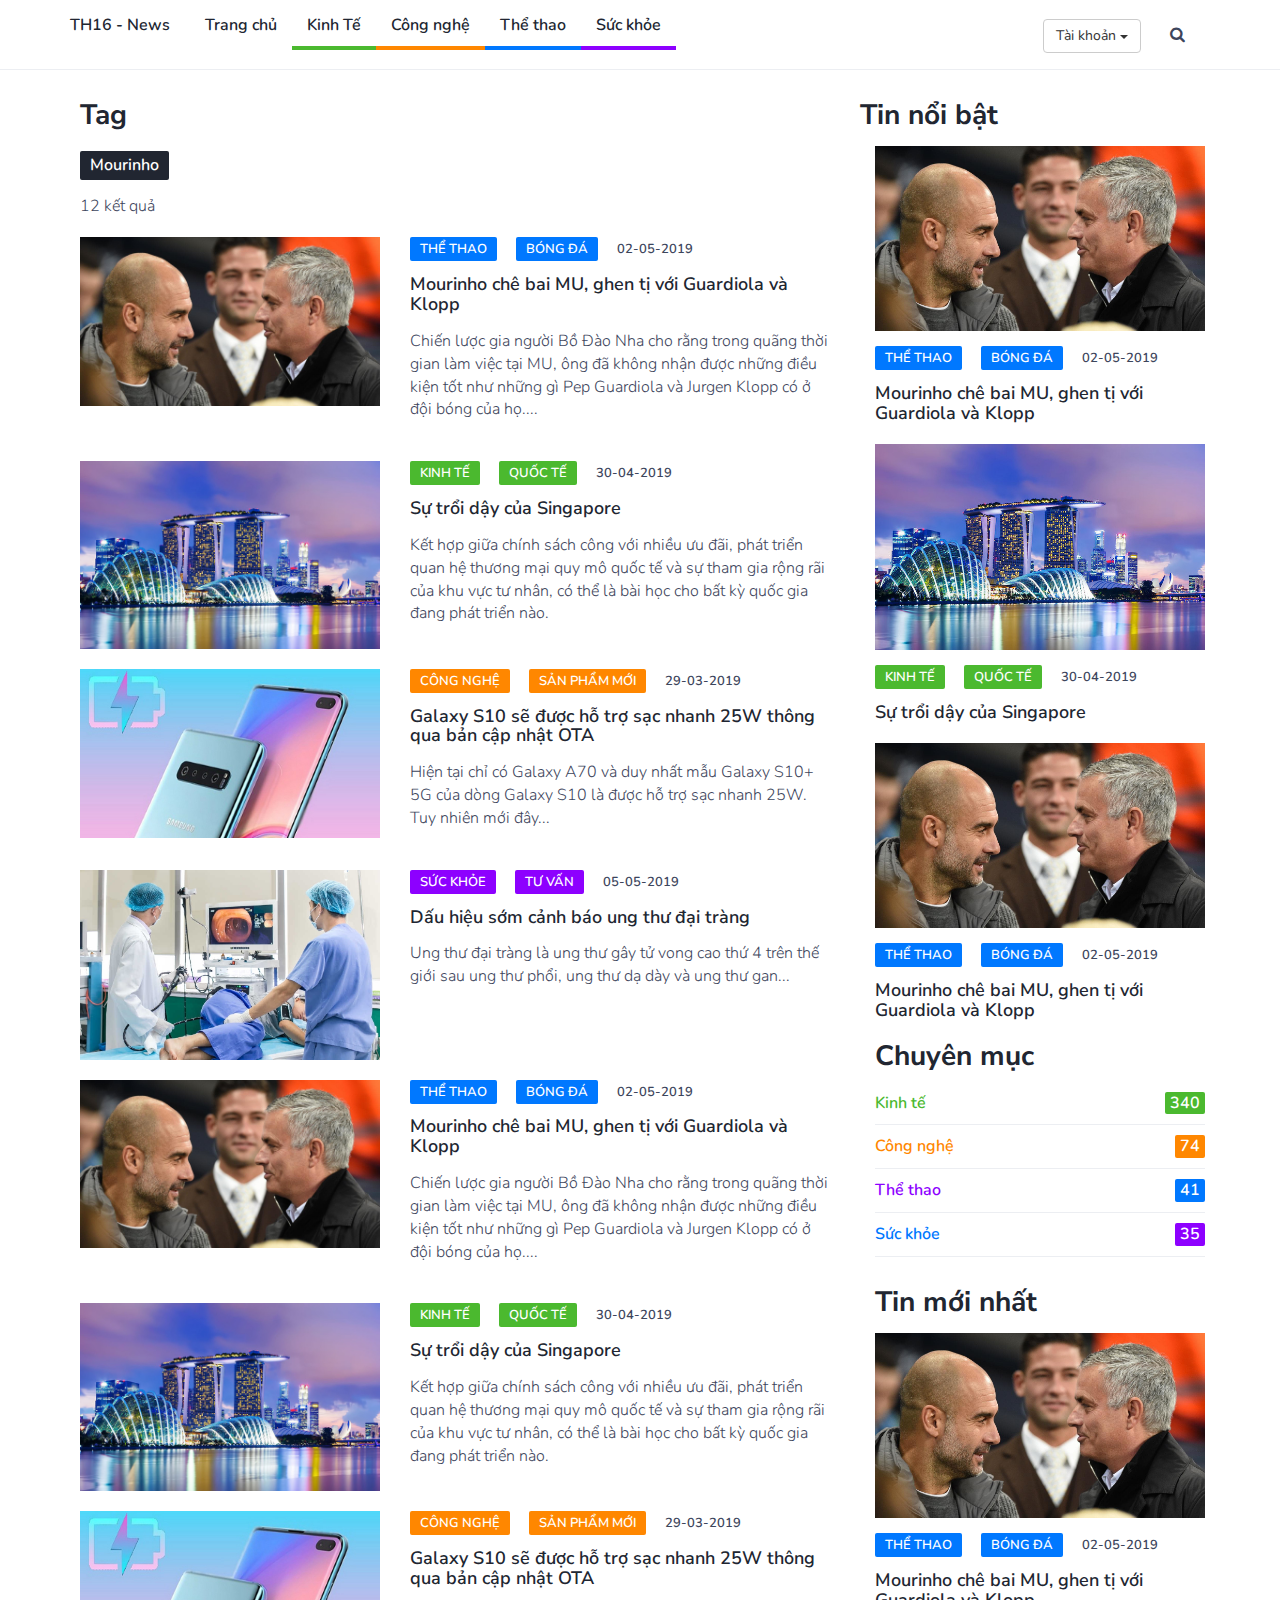
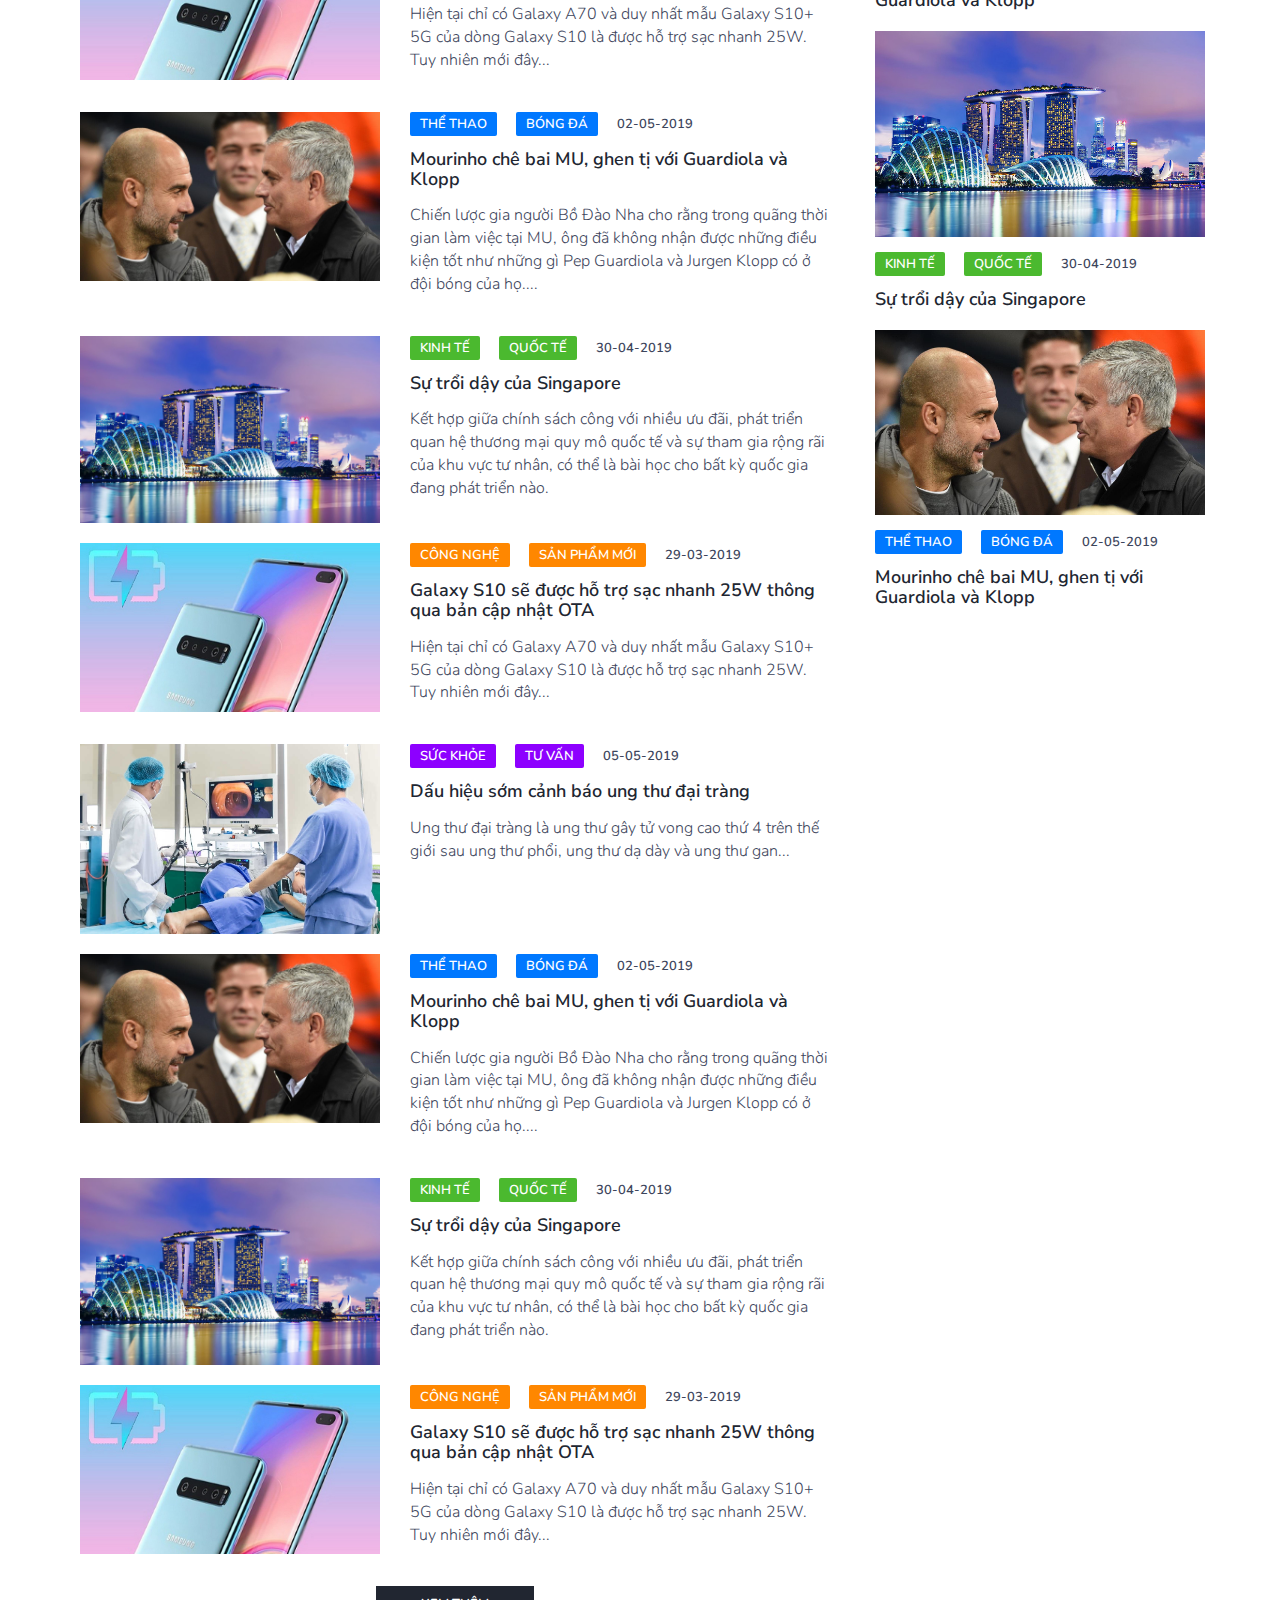
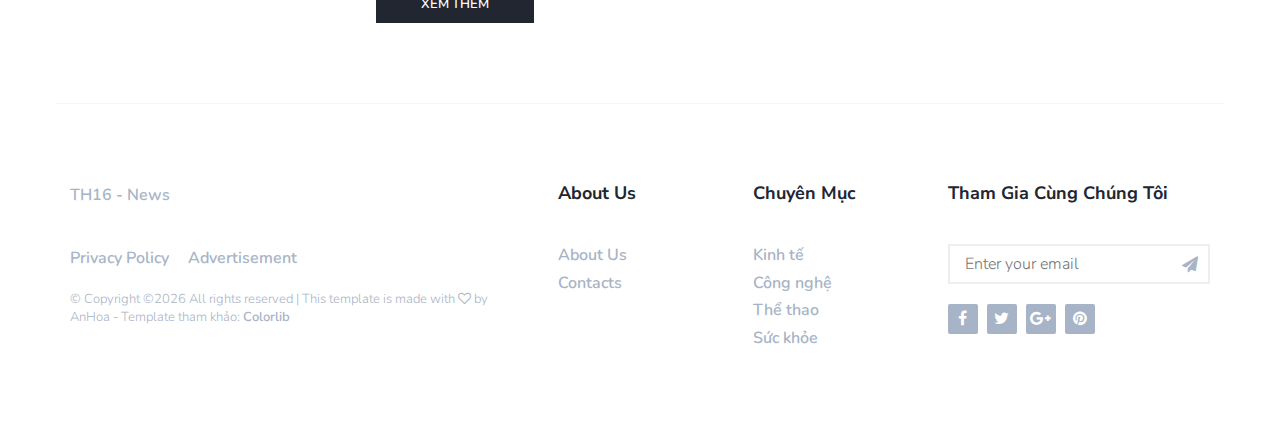
<file: dsbaiviettag.html>
<!DOCTYPE html>
<html>
<head>
	<meta charset="utf-8">
		<meta http-equiv="X-UA-Compatible" content="IE=edge">
		<meta name="viewport" content="width=device-width, initial-scale=1">
		 <!-- The above 3 meta tags *must* come first in the head; any other head content must come *after* these tags -->

		<title>Báo Điện Tử TH16 - News</title>

		<!-- Bootstrap -->
		<link type="text/css" rel="stylesheet" href="css/bootstrap.min.css"/>

		<!-- Custom stlylesheet -->
		<link type="text/css" rel="stylesheet" href="css/style.css"/>

		<link href="https://fonts.googleapis.com/css?family=Nunito+Sans:700%7CNunito:300,600" rel="stylesheet"> 

		<link rel="stylesheet" href="css/font-awesome.min.css">
</head>
<body>
	<header>
		<div id="nav">
		<div id="nav-fixed">
					<div class="container">
						<!-- logo -->
						<div class="nav-logo">
							<a href="index.html" class="logo">TH16 - News</a>
						</div>
						<!-- /logo -->

						<!-- nav -->
							<ul class="nav-menu nav navbar-nav">
								<li><a href="index.html">Trang chủ</a></li>
								<li class="cat-1"><a href="pagecategory.html">Kinh Tế</a>

								<ul>
								<li class="cat-1"><a href="pagecategory2.html">Trong nước</a></li>
								<li class="cat-1"><a href="pagecategory2.html">Quốc tế</a></li>
								<li class="cat-1"><a href="pagecategory2.html">Thị trường</a></li>
							
								</ul></li>
								<li class="cat-2"><a href="pagecategory.html">Công nghệ</a>
								<ul>
								<li class="cat-2"><a href="pagecategory2.html">Sản phẩm mới</a></li>
								<li class="cat-2"><a href="pagecategory2.html">Đánh giá sản phẩm</a></li>
								<li class="cat-2"><a href="pagecategory2.html">Game</a></li>
								</ul></li>
								<li class="cat-3"><a href="pagecategory.html">Thể thao</a>
								<ul>
								<li class="cat-3"><a href="pagecategory2.html">Bóng đá</a></li>
								<li class="cat-3"><a href="pagecategory2.html">Bóng rổ</a></li>
								<li class="cat-3"><a href="pagecategory2.html">Bóng chuyền</a></li>
								<li class="cat-3"><a href="pagecategory2.html">Quần vợt</a></li>
								</ul>
								</li>
								<li class="cat-4"><a href="pagecategory.html">Sức khỏe</a>
								<ul>
								<li class="cat-4"><a href="pagecategory2.html">Các bệnh</a></li>
								<li class="cat-4"><a href="pagecategory2.html">Khỏe đẹp</a></li>
								<li class="cat-4"><a href="pagecategory2.html">Tư vấn</a></li>
								<li class="cat-4"><a href="pagecategory2.html">Thực đơn</a></li>
								</ul></li>
							</ul>
						<!-- /nav -->

						<!-- search & aside toggle -->
						<div class="nav-btns">
							<div class="btn-group">
							  <button type="button" class="btn btn-default dropdown-toggle" data-toggle="dropdown">
							    Tài khoản <span class="caret"></span>
							  </button>
							  <ul class="dropdown-menu" role="menu">
							    <li><a href="login.html">Đăng nhập</a></li>
							    <li><a href="signup.html">Đăng ký</a></li>
							    <li><a href="qltaikhoan.html">Quản lý tài khoản</a></li>
							    <li><a href="dangbai.html">Viết bài</a></li>
							  </ul>
							</div>
							<button class="search-btn"><i class="fa fa-search"></i></button>
							<div class="search-form">
								<input class="search-input" type="text" name="search" placeholder="Enter Your Search ...">
								<button class="search-close"><i class="fa fa-times"></i></button>
							</div>
						</div>
						<!-- /search & aside toggle -->
					</div>
				</div>
			</div>


			<div class="section">	
			<div class="container">
				<div class="row">
					<div class="col-md-8">
						
						<!-- tags -->
						<div class="aside-widget">
							<div class="section-title">
							<h2 href="#">Tag</h2>
							</div>
							<div class="tags-widget">
								<ul>
									<li><a href="#">Mourinho</a></li>
								</ul>
							</div>
						</div>
						<!-- /tags -->
							<p>12 kết quả</p>
							<div class="post post-row">
							<a class="post-img" href="pagechitiet.html"><img src="./img/bia-bongda1.jpg" alt=""></a>
							<div class="post-body">
								<div class="post-meta">
									<a class="post-category cat-3" href="pagecategory.html">Thể thao</a>
									<a class="post-category cat-3" href="pagecategory2.html">Bóng đá</a>
									<span class="post-date">02-05-2019</span>
								</div>
								<h3 class="post-title"><a href="pagechitiet.html">Mourinho chê bai MU, ghen tị với Guardiola và Klopp</a></h3>
								<p>Chiến lược gia người Bồ Đào Nha cho rằng trong quãng thời gian làm việc tại MU, ông đã không nhận được những điều kiện tốt như những gì Pep Guardiola và Jurgen Klopp có ở đội bóng của họ....</p>
							</div>
						</div>
						<!--post-->
							<div class="post post-row">
								<a class="post-img" href="pagechitiet.html"><img src="./img/quocte.jpg" alt=""></a>
								<div class="post-body">
									<div class="post-meta">
										<a class="post-category cat-1" href="pagecategory.html">Kinh tế</a>
										<a class="post-category cat-1" href="pagecategory2.html">Quốc tế</a>
										<span class="post-date">30-04-2019</span>
									</div>
									<h3 class="post-title"><a href="pagechitiet.html">Sự trổi dậy của Singapore</a></h3>
									<p>Kết hợp giữa chính sách công với nhiều ưu đãi, phát triển quan hệ thương mại quy mô quốc tế và sự tham gia rộng rãi của khu vực tư nhân, có thể là bài học cho bất kỳ quốc gia đang phát triển nào.</p>
								</div>
							</div>
						<!--post-->
						<!--post-->
							<div class="post post-row">
								<a class="post-img" href="pagechitiet.html"><img src="./img/congnghe.jpg" alt=""></a>
								<div class="post-body">
									<div class="post-meta">
										<a class="post-category cat-2" href="pagecategory.html">Công nghệ</a>
										<a class="post-category cat-2" href="pagecategory2.html">Sản phẩm mới</a>
										<span class="post-date">29-03-2019</span>
									</div>
									<h3 class="post-title"><a href="pagechitiet.html">Galaxy S10 sẽ được hỗ trợ sạc nhanh 25W thông qua bản cập nhật OTA</a></h3>
									<p>Hiện tại chỉ có Galaxy A70 và duy nhất mẫu Galaxy S10+ 5G của dòng Galaxy S10 là được hỗ trợ sạc nhanh 25W. Tuy nhiên mới đây...</p>
								</div>
							</div>
						<!--post-->
						
						
						
						<!-- post -->
						<div class="post post-row">
							<a class="post-img" href="pagechitiet.html"><img src="./img/suckhoe.jpg" alt=""></a>
							<div class="post-body">
								<div class="post-meta">
									<a class="post-category cat-4" href="pagecategory.html">Sức khỏe</a>
									<a class="post-category cat-4" href="pagecategory2.html">Tư vấn</a>
									<span class="post-date">05-05-2019</span>
								</div>
								<h3 class="post-title"><a href="pagechitiet.html">Dấu hiệu sớm cảnh báo ung thư đại tràng</a></h3>
								<p>Ung thư đại tràng là ung thư gây tử vong cao thứ 4 trên thế giới sau ung thư phổi, ung thư dạ dày và ung thư gan...</p>
							</div>
						</div>
						<!-- post -->
						<div class="post post-row">
							<a class="post-img" href="pagechitiet.html"><img src="./img/bia-bongda1.jpg" alt=""></a>
							<div class="post-body">
								<div class="post-meta">
									<a class="post-category cat-3" href="pagecategory.html">Thể thao</a>
									<a class="post-category cat-3" href="pagecategory2.html">Bóng đá</a>
									<span class="post-date">02-05-2019</span>
								</div>
								<h3 class="post-title"><a href="pagechitiet.html">Mourinho chê bai MU, ghen tị với Guardiola và Klopp</a></h3>
								<p>Chiến lược gia người Bồ Đào Nha cho rằng trong quãng thời gian làm việc tại MU, ông đã không nhận được những điều kiện tốt như những gì Pep Guardiola và Jurgen Klopp có ở đội bóng của họ....</p>
							</div>
						</div>
						<!--post-->
							<div class="post post-row">
								<a class="post-img" href="pagechitiet.html"><img src="./img/quocte.jpg" alt=""></a>
								<div class="post-body">
									<div class="post-meta">
										<a class="post-category cat-1" href="pagecategory.html">Kinh tế</a>
										<a class="post-category cat-1" href="pagecategory2.html">Quốc tế</a>
										<span class="post-date">30-04-2019</span>
									</div>
									<h3 class="post-title"><a href="pagechitiet.html">Sự trổi dậy của Singapore</a></h3>
									<p>Kết hợp giữa chính sách công với nhiều ưu đãi, phát triển quan hệ thương mại quy mô quốc tế và sự tham gia rộng rãi của khu vực tư nhân, có thể là bài học cho bất kỳ quốc gia đang phát triển nào.</p>
								</div>
							</div>
						<!--post-->
						<!--post-->
							<div class="post post-row">
								<a class="post-img" href="pagechitiet.html"><img src="./img/congnghe.jpg" alt=""></a>
								<div class="post-body">
									<div class="post-meta">
										<a class="post-category cat-2" href="pagecategory.html">Công nghệ</a>
										<a class="post-category cat-2" href="pagecategory2.html">Sản phẩm mới</a>
										<span class="post-date">29-03-2019</span>
									</div>
									<h3 class="post-title"><a href="pagechitiet.html">Galaxy S10 sẽ được hỗ trợ sạc nhanh 25W thông qua bản cập nhật OTA</a></h3>
									<p>Hiện tại chỉ có Galaxy A70 và duy nhất mẫu Galaxy S10+ 5G của dòng Galaxy S10 là được hỗ trợ sạc nhanh 25W. Tuy nhiên mới đây...</p>
								</div>
							</div>
						<!--post-->
						<div class="post post-row">
							<a class="post-img" href="pagechitiet.html"><img src="./img/bia-bongda1.jpg" alt=""></a>
							<div class="post-body">
								<div class="post-meta">
									<a class="post-category cat-3" href="pagecategory.html">Thể thao</a>
									<a class="post-category cat-3" href="pagecategory2.html">Bóng đá</a>
									<span class="post-date">02-05-2019</span>
								</div>
								<h3 class="post-title"><a href="pagechitiet.html">Mourinho chê bai MU, ghen tị với Guardiola và Klopp</a></h3>
								<p>Chiến lược gia người Bồ Đào Nha cho rằng trong quãng thời gian làm việc tại MU, ông đã không nhận được những điều kiện tốt như những gì Pep Guardiola và Jurgen Klopp có ở đội bóng của họ....</p>
							</div>
						</div>
						<!--post-->
							<div class="post post-row">
								<a class="post-img" href="pagechitiet.html"><img src="./img/quocte.jpg" alt=""></a>
								<div class="post-body">
									<div class="post-meta">
										<a class="post-category cat-1" href="pagecategory.html">Kinh tế</a>
										<a class="post-category cat-1" href="pagecategory2.html">Quốc tế</a>
										<span class="post-date">30-04-2019</span>
									</div>
									<h3 class="post-title"><a href="pagechitiet.html">Sự trổi dậy của Singapore</a></h3>
									<p>Kết hợp giữa chính sách công với nhiều ưu đãi, phát triển quan hệ thương mại quy mô quốc tế và sự tham gia rộng rãi của khu vực tư nhân, có thể là bài học cho bất kỳ quốc gia đang phát triển nào.</p>
								</div>
							</div>
						<!--post-->
						<!--post-->
							<div class="post post-row">
								<a class="post-img" href="pagechitiet.html"><img src="./img/congnghe.jpg" alt=""></a>
								<div class="post-body">
									<div class="post-meta">
										<a class="post-category cat-2" href="pagecategory.html">Công nghệ</a>
										<a class="post-category cat-2" href="pagecategory2.html">Sản phẩm mới</a>
										<span class="post-date">29-03-2019</span>
									</div>
									<h3 class="post-title"><a href="pagechitiet.html">Galaxy S10 sẽ được hỗ trợ sạc nhanh 25W thông qua bản cập nhật OTA</a></h3>
									<p>Hiện tại chỉ có Galaxy A70 và duy nhất mẫu Galaxy S10+ 5G của dòng Galaxy S10 là được hỗ trợ sạc nhanh 25W. Tuy nhiên mới đây...</p>
								</div>
							</div>
						<!--post-->
						
						
						
						<!-- post -->
						<div class="post post-row">
							<a class="post-img" href="pagechitiet.html"><img src="./img/suckhoe.jpg" alt=""></a>
							<div class="post-body">
								<div class="post-meta">
									<a class="post-category cat-4" href="pagecategory.html">Sức khỏe</a>
									<a class="post-category cat-4" href="pagecategory2.html">Tư vấn</a>
									<span class="post-date">05-05-2019</span>
								</div>
								<h3 class="post-title"><a href="pagechitiet.html">Dấu hiệu sớm cảnh báo ung thư đại tràng</a></h3>
								<p>Ung thư đại tràng là ung thư gây tử vong cao thứ 4 trên thế giới sau ung thư phổi, ung thư dạ dày và ung thư gan...</p>
							</div>
						</div>
						<!-- post -->
						<div class="post post-row">
							<a class="post-img" href="pagechitiet.html"><img src="./img/bia-bongda1.jpg" alt=""></a>
							<div class="post-body">
								<div class="post-meta">
									<a class="post-category cat-3" href="pagecategory.html">Thể thao</a>
									<a class="post-category cat-3" href="pagecategory2.html">Bóng đá</a>
									<span class="post-date">02-05-2019</span>
								</div>
								<h3 class="post-title"><a href="pagechitiet.html">Mourinho chê bai MU, ghen tị với Guardiola và Klopp</a></h3>
								<p>Chiến lược gia người Bồ Đào Nha cho rằng trong quãng thời gian làm việc tại MU, ông đã không nhận được những điều kiện tốt như những gì Pep Guardiola và Jurgen Klopp có ở đội bóng của họ....</p>
							</div>
						</div>
						<!--post-->
							<div class="post post-row">
								<a class="post-img" href="pagechitiet.html"><img src="./img/quocte.jpg" alt=""></a>
								<div class="post-body">
									<div class="post-meta">
										<a class="post-category cat-1" href="pagecategory.html">Kinh tế</a>
										<a class="post-category cat-1" href="pagecategory2.html">Quốc tế</a>
										<span class="post-date">30-04-2019</span>
									</div>
									<h3 class="post-title"><a href="pagechitiet.html">Sự trổi dậy của Singapore</a></h3>
									<p>Kết hợp giữa chính sách công với nhiều ưu đãi, phát triển quan hệ thương mại quy mô quốc tế và sự tham gia rộng rãi của khu vực tư nhân, có thể là bài học cho bất kỳ quốc gia đang phát triển nào.</p>
								</div>
							</div>
						<!--post-->
						<!--post-->
							<div class="post post-row">
								<a class="post-img" href="pagechitiet.html"><img src="./img/congnghe.jpg" alt=""></a>
								<div class="post-body">
									<div class="post-meta">
										<a class="post-category cat-2" href="pagecategory.html">Công nghệ</a>
										<a class="post-category cat-2" href="pagecategory2.html">Sản phẩm mới</a>
										<span class="post-date">29-03-2019</span>
									</div>
									<h3 class="post-title"><a href="pagechitiet.html">Galaxy S10 sẽ được hỗ trợ sạc nhanh 25W thông qua bản cập nhật OTA</a></h3>
									<p>Hiện tại chỉ có Galaxy A70 và duy nhất mẫu Galaxy S10+ 5G của dòng Galaxy S10 là được hỗ trợ sạc nhanh 25W. Tuy nhiên mới đây...</p>
								</div>
							</div>
						<!--post-->
						<div class="section-row"><button class="pr-button center-block">Xem thêm</button></div>
						</div>
					<div class="col-md-4">
						<div class="section-tiltle">
							<h2>Tin nổi bật</h2>
						</div>
						<div class="col-md-12">
						<div class="post">
							<a class="post-img" href="pagechitiet.html"><img src="./img/bia-bongda1.jpg" alt=""></a>
							<div class="post-body">
								<div class="post-meta">
									<a class="post-category cat-3" href="pagecategory.html">Thể thao</a>
									<a class="post-category cat-3" href="pagecategory2.html">Bóng đá</a>
									<span class="post-date">02-05-2019</span>
								</div>
								<h3 class="post-title"><a href="pagechitiet.html">Mourinho chê bai MU, ghen tị với Guardiola và Klopp</a></h3>
							</div>
						</div>
						<!--post-->
							<div class="post">
								<a class="post-img" href="pagechitiet.html"><img src="./img/quocte.jpg" alt=""></a>
								<div class="post-body">
									<div class="post-meta">
										<a class="post-category cat-1" href="pagecategory.html">Kinh tế</a>
										<a class="post-category cat-1" href="pagecategory2.html">Quốc tế</a>
										<span class="post-date">30-04-2019</span>
									</div>
									<h3 class="post-title"><a href="pagechitiet.html">Sự trổi dậy của Singapore</a></h3>
								</div>
							</div>
						<!--post-->
						<div class="post">
							<a class="post-img" href="pagechitiet.html"><img src="./img/bia-bongda1.jpg" alt=""></a>
							<div class="post-body">
								<div class="post-meta">
									<a class="post-category cat-3" href="pagecategory.html">Thể thao</a>
									<a class="post-category cat-3" href="pagecategory2.html">Bóng đá</a>
									<span class="post-date">02-05-2019</span>
								</div>
								<h3 class="post-title"><a href="pagechitiet.html">Mourinho chê bai MU, ghen tị với Guardiola và Klopp</a></h3>
							</div>
						</div>
						<!-- /catagories -->
						<div class="aside-widget">
							<div class="section-title">
								<h2>Chuyên mục</h2>
							</div>
							<div class="category-widget">
								<ul>
									<li><a href="pagecategory.html" class="cat-1">Kinh tế<span>340</span></a></li>
									<li><a href="pagecategory.html" class="cat-2">Công nghệ<span>74</span></a></li>
									<li><a href="pagecategory.html" class="cat-4">Thể thao<span>41</span></a></li>
									<li><a href="pagecategory.html" class="cat-3">Sức khỏe<span>35</span></a></li>
								</ul>
							</div>
						</div>
						<div class="section-tiltle">
							<h2>Tin mới nhất</h2>
						<div class="post">
							<a class="post-img" href="pagechitiet.html"><img src="./img/bia-bongda1.jpg" alt=""></a>
							<div class="post-body">
								<div class="post-meta">
									<a class="post-category cat-3" href="pagecategory.html">Thể thao</a>
									<a class="post-category cat-3" href="pagecategory2.html">Bóng đá</a>
									<span class="post-date">02-05-2019</span>
								</div>
								<h3 class="post-title"><a href="pagechitiet.html">Mourinho chê bai MU, ghen tị với Guardiola và Klopp</a></h3>
							</div>
						</div>
						<!--post-->
							<div class="post">
								<a class="post-img" href="pagechitiet.html"><img src="./img/quocte.jpg" alt=""></a>
								<div class="post-body">
									<div class="post-meta">
										<a class="post-category cat-1" href="pagecategory.html">Kinh tế</a>
										<a class="post-category cat-1" href="pagecategory2.html">Quốc tế</a>
										<span class="post-date">30-04-2019</span>
									</div>
									<h3 class="post-title"><a href="pagechitiet.html">Sự trổi dậy của Singapore</a></h3>
								</div>
							</div>
						<!--post-->
						<div class="post">
							<a class="post-img" href="pagechitiet.html"><img src="./img/bia-bongda1.jpg" alt=""></a>
							<div class="post-body">
								<div class="post-meta">
									<a class="post-category cat-3" href="pagecategory.html">Thể thao</a>
									<a class="post-category cat-3" href="pagecategory2.html">Bóng đá</a>
									<span class="post-date">02-05-2019</span>
								</div>
								<h3 class="post-title"><a href="pagechitiet.html">Mourinho chê bai MU, ghen tị với Guardiola và Klopp</a></h3>
							</div>
						</div>
						
					</div>				
					</div>

				</div>				
					<!--x-->			
					

				</div>

			</div>				
			</div>


			<!-- Footer -->
		<footer id="footer">
			<!-- container -->
			<div class="container">
				<!-- row -->
				<div class="row">
					<div class="col-md-5">
						<div class="footer-widget">
							<div class="footer-logo">
								<a href="index.html" class="logo">TH16 - News</a>
							</div>
							<ul class="footer-nav">
								<li><a href="#">Privacy Policy</a></li>
								<li><a href="#">Advertisement</a></li>
							</ul>
							<div class="footer-copyright">
								<span>&copy; <!-- Link back to Colorlib can't be removed. Template is licensed under CC BY 3.0. -->
Copyright &copy;<script>document.write(new Date().getFullYear());</script> All rights reserved | This template is made with <i class="fa fa-heart-o" aria-hidden="true"></i> by AnHoa - Template tham khảo: <a href="https://colorlib.com" target="_blank">Colorlib</a>
<!-- Link back to Colorlib can't be removed. Template is licensed under CC BY 3.0. --></span>
							</div>
						</div>
					</div>

					<div class="col-md-4">
						<div class="row">
							<div class="col-md-6">
								<div class="footer-widget">
									<h3 class="footer-title">About Us</h3>
									<ul class="footer-links">
										<li><a href="about.html">About Us</a></li>
										
										<li><a href="contact.html">Contacts</a></li>
									</ul>
								</div>
							</div>
							<div class="col-md-6">
								<div class="footer-widget">
									<h3 class="footer-title">Chuyên mục</h3>
									<ul class="footer-links">
										<li><a href="pagecategory.html">Kinh tế</a></li>
										<li><a href="pagecategory.html">Công nghệ</a></li>
										<li><a href="pagecategory.html">Thể thao</a></li>
										
										<li><a href="pagecategory.html">Sức khỏe</a></li>
									</ul>
								</div>
							</div>
						</div>
					</div>

					<div class="col-md-3">
						<div class="footer-widget">
							<h3 class="footer-title">Tham gia cùng chúng tôi</h3>
							<div class="footer-newsletter">
								<form>
									<input class="input" type="email" name="newsletter" placeholder="Enter your email">
									<button class="newsletter-btn"><i class="fa fa-paper-plane"></i></button>
								</form>
							</div>
							<ul class="footer-social">
								<li><a href="#"><i class="fa fa-facebook"></i></a></li>
								<li><a href="#"><i class="fa fa-twitter"></i></a></li>
								<li><a href="#"><i class="fa fa-google-plus"></i></a></li>
								<li><a href="#"><i class="fa fa-pinterest"></i></a></li>
							</ul>
						</div>
					</div>

				</div>
				<!-- /row -->
			</div>
			<!-- /container -->
		</footer>
		<!-- /Footer -->

		<!-- jQuery Plugins -->
		<script src="js/jquery.min.js"></script>
		<script src="js/bootstrap.min.js"></script>
		<script src="js/main.js"></script>
</body>
</html>
</file>
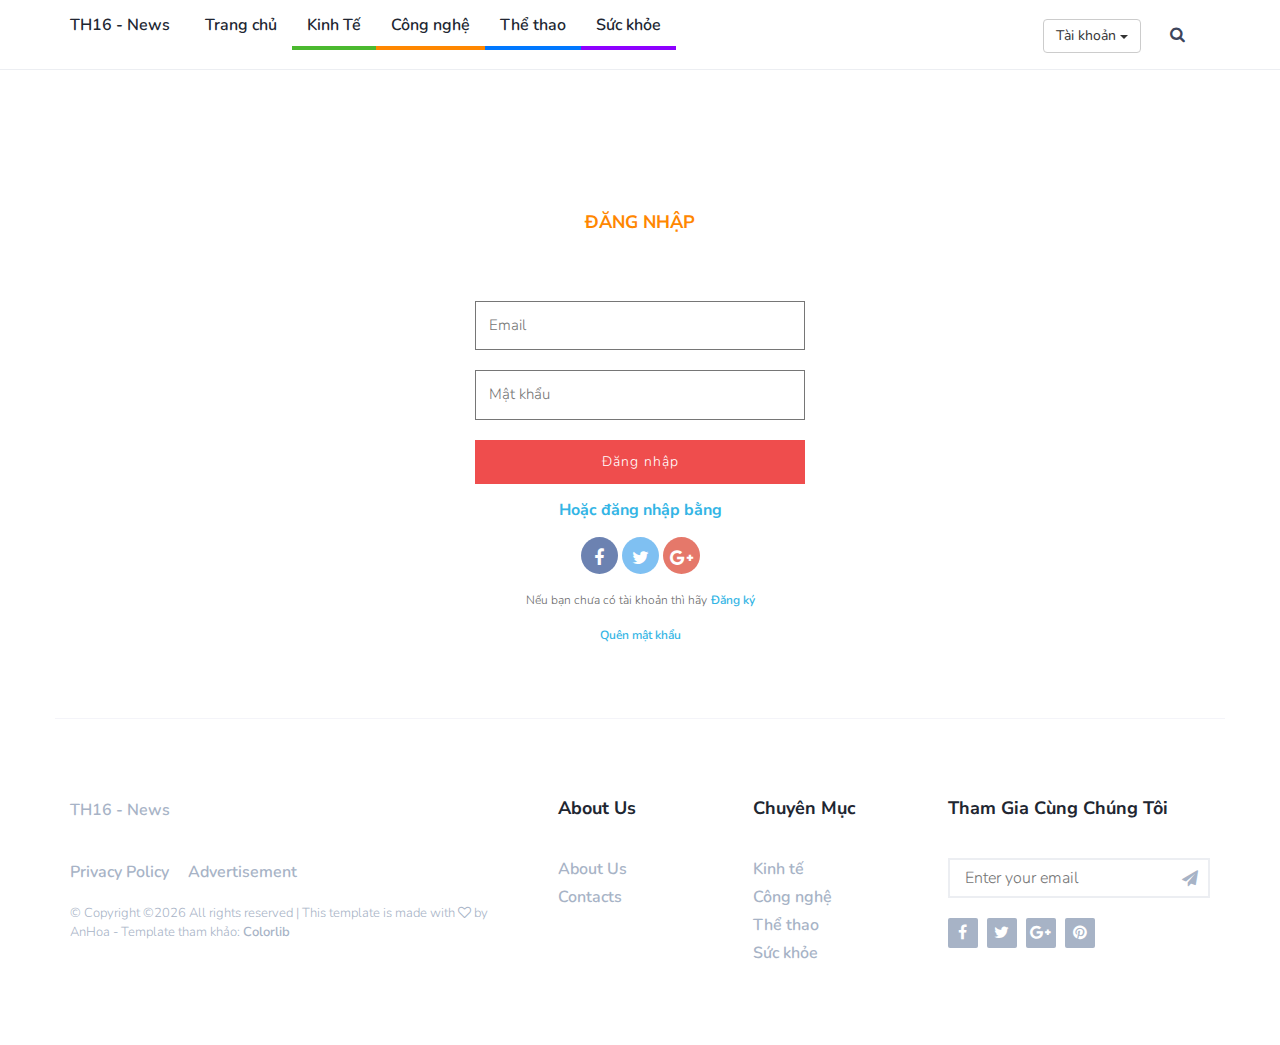
<file: login.html>
<!DOCTYPE html>
<html>
<head>
	<meta charset="utf-8">
		<meta http-equiv="X-UA-Compatible" content="IE=edge">
		<meta name="viewport" content="width=device-width, initial-scale=1">
		 <!-- The above 3 meta tags *must* come first in the head; any other head content must come *after* these tags -->

		<title>Báo Điện Tử TH16 - News</title>

		<!-- Bootstrap -->
		<link type="text/css" rel="stylesheet" href="css/bootstrap.min.css"/>

		<!-- Custom stlylesheet -->
		<link type="text/css" rel="stylesheet" href="css/style.css"/>

		<link href="https://fonts.googleapis.com/css?family=Nunito+Sans:700%7CNunito:300,600" rel="stylesheet"> 

		<link rel="stylesheet" href="css/font-awesome.min.css">
</head>
<body>
	<header>
		<div id="nav">
		<div id="nav-fixed">
					<div class="container">
						<!-- logo -->
						<div class="nav-logo">
							<a href="index.html" class="logo">TH16 - News</a>
						</div>
						<!-- /logo -->

						<!-- nav -->
							<ul class="nav-menu nav navbar-nav">
								<li><a href="index.html">Trang chủ</a></li>
								<li class="cat-1"><a href="pagecategory.html">Kinh Tế</a>

								<ul>
								<li class="cat-1"><a href="pagecategory2.html">Trong nước</a></li>
								<li class="cat-1"><a href="pagecategory2.html">Quốc tế</a></li>
								<li class="cat-1"><a href="pagecategory2.html">Thị trường</a></li>
							
								</ul></li>
								<li class="cat-2"><a href="pagecategory.html">Công nghệ</a>
								<ul>
								<li class="cat-2"><a href="pagecategory2.html">Sản phẩm mới</a></li>
								<li class="cat-2"><a href="pagecategory2.html">Đánh giá sản phẩm</a></li>
								<li class="cat-2"><a href="pagecategory2.html">Game</a></li>
								</ul></li>
								<li class="cat-3"><a href="pagecategory.html">Thể thao</a>
								<ul>
								<li class="cat-3"><a href="pagecategory2.html">Bóng đá</a></li>
								<li class="cat-3"><a href="pagecategory2.html">Bóng rổ</a></li>
								<li class="cat-3"><a href="pagecategory2.html">Bóng chuyền</a></li>
								<li class="cat-3"><a href="pagecategory2.html">Quần vợt</a></li>
								</ul>
								</li>
								<li class="cat-4"><a href="pagecategory.html">Sức khỏe</a>
								<ul>
								<li class="cat-4"><a href="pagecategory2.html">Các bệnh</a></li>
								<li class="cat-4"><a href="pagecategory2.html">Khỏe đẹp</a></li>
								<li class="cat-4"><a href="pagecategory2.html">Tư vấn</a></li>
								<li class="cat-4"><a href="pagecategory2.html">Thực đơn</a></li>
								</ul></li>
							</ul>
						<!-- /nav -->

						<!-- search & aside toggle -->
						<div class="nav-btns">
							<div class="btn-group">
							  <button type="button" class="btn btn-default dropdown-toggle" data-toggle="dropdown">
							    Tài khoản <span class="caret"></span>
							  </button>
							  <ul class="dropdown-menu" role="menu">
							    <li><a href="login.html">Đăng nhập</a></li>
							    <li><a href="signup.html">Đăng ký</a></li>
							    <li><a href="qltaikhoan.html">Quản lý tài khoản</a></li>
							    <li><a href="dangbai.html">Viết bài</a></li>
							  </ul>
							</div>
							<button class="search-btn"><i class="fa fa-search"></i></button>
							<div class="search-form">
								<input class="search-input" type="text" name="search" placeholder="Enter Your Search ...">
								<button class="search-close"><i class="fa fa-times"></i></button>
							</div>
						</div>
						<!-- /search & aside toggle -->
					</div>
				</div>
			</div>
			</header>

			<div class="login-form">
				  <!--  Title-->
				           <div class="login">
				                <h2 class="login-header">Đăng nhập</h2>
								    <div class="form_grid">
				                        <form class="login-container" action="#" method="post">
				                             <input type="email" placeholder="Email" Name="email" required="" >
				                             <input type="password" placeholder="Mật khẩu" Name="password" required="">
				                             <input type="submit" value="Đăng nhập">
				                        </form>
				<div class="second-section w3_section">
				     <div class="bottom-header w3_bottom">
				          <h3>Hoặc đăng nhập bằng</h3>
				     </div>
				     <div class="social-links w3_social">
				         <ul>
				         <!-- facebook -->
				             <li> <a class="facebook" href="#" target="blank"><i class="fa fa-facebook"></i></a></li>

				         <!-- twitter -->
				             <li> <a class="twitter" href="#" target="blank"><i class="fa fa-twitter"></i></a></li>

				         <!-- google plus -->
				             <li> <a class="googleplus" href="#" target="blank"><i class="fa fa-google-plus"></i></a></li>
				       </ul>
				   </div>
				</div>
				                 
				<div class="bottom-text w3_bottom_text">
				      <p>Nếu bạn chưa có tài khoản thì hãy<a href="signup.html">Đăng ký</a></p>
				      <h4> <a href="quenmk.html">Quên mật khẩu</a></h4>
				</div>

				                  </div>
				       </div>
				  
				</div>

				<!-- Footer -->
		<footer id="footer">
			<!-- container -->
			<div class="container">
				<!-- row -->
				<div class="row">
					<div class="col-md-5">
						<div class="footer-widget">
							<div class="footer-logo">
								<a href="index.html" class="logo">TH16 - News</a>
							</div>
							<ul class="footer-nav">
								<li><a href="#">Privacy Policy</a></li>
								<li><a href="#">Advertisement</a></li>
							</ul>
							<div class="footer-copyright">
								<span>&copy; <!-- Link back to Colorlib can't be removed. Template is licensed under CC BY 3.0. -->
Copyright &copy;<script>document.write(new Date().getFullYear());</script> All rights reserved | This template is made with <i class="fa fa-heart-o" aria-hidden="true"></i> by AnHoa - Template tham khảo: <a href="https://colorlib.com" target="_blank">Colorlib</a>
<!-- Link back to Colorlib can't be removed. Template is licensed under CC BY 3.0. --></span>
							</div>
						</div>
					</div>

					<div class="col-md-4">
						<div class="row">
							<div class="col-md-6">
								<div class="footer-widget">
									<h3 class="footer-title">About Us</h3>
									<ul class="footer-links">
										<li><a href="about.html">About Us</a></li>
										
										<li><a href="contact.html">Contacts</a></li>
									</ul>
								</div>
							</div>
							<div class="col-md-6">
								<div class="footer-widget">
									<h3 class="footer-title">Chuyên mục</h3>
									<ul class="footer-links">
										<li><a href="pagecategory.html">Kinh tế</a></li>
										<li><a href="pagecategory.html">Công nghệ</a></li>
										<li><a href="pagecategory.html">Thể thao</a></li>
										
										<li><a href="pagecategory.html">Sức khỏe</a></li>
									</ul>
								</div>
							</div>
						</div>
					</div>

					<div class="col-md-3">
						<div class="footer-widget">
							<h3 class="footer-title">Tham gia cùng chúng tôi</h3>
							<div class="footer-newsletter">
								<form>
									<input class="input" type="email" name="newsletter" placeholder="Enter your email">
									<button class="newsletter-btn"><i class="fa fa-paper-plane"></i></button>
								</form>
							</div>
							<ul class="footer-social">
								<li><a href="#"><i class="fa fa-facebook"></i></a></li>
								<li><a href="#"><i class="fa fa-twitter"></i></a></li>
								<li><a href="#"><i class="fa fa-google-plus"></i></a></li>
								<li><a href="#"><i class="fa fa-pinterest"></i></a></li>
							</ul>
						</div>
					</div>

				</div>
				<!-- /row -->
			</div>
			<!-- /container -->
		</footer>
		<!-- /Footer -->
		
		<!-- jQuery Plugins -->
		<script src="js/jquery.min.js"></script>
		<script src="js/bootstrap.min.js"></script>
		<script src="js/main.js"></script>
</body>
</html>
</file>
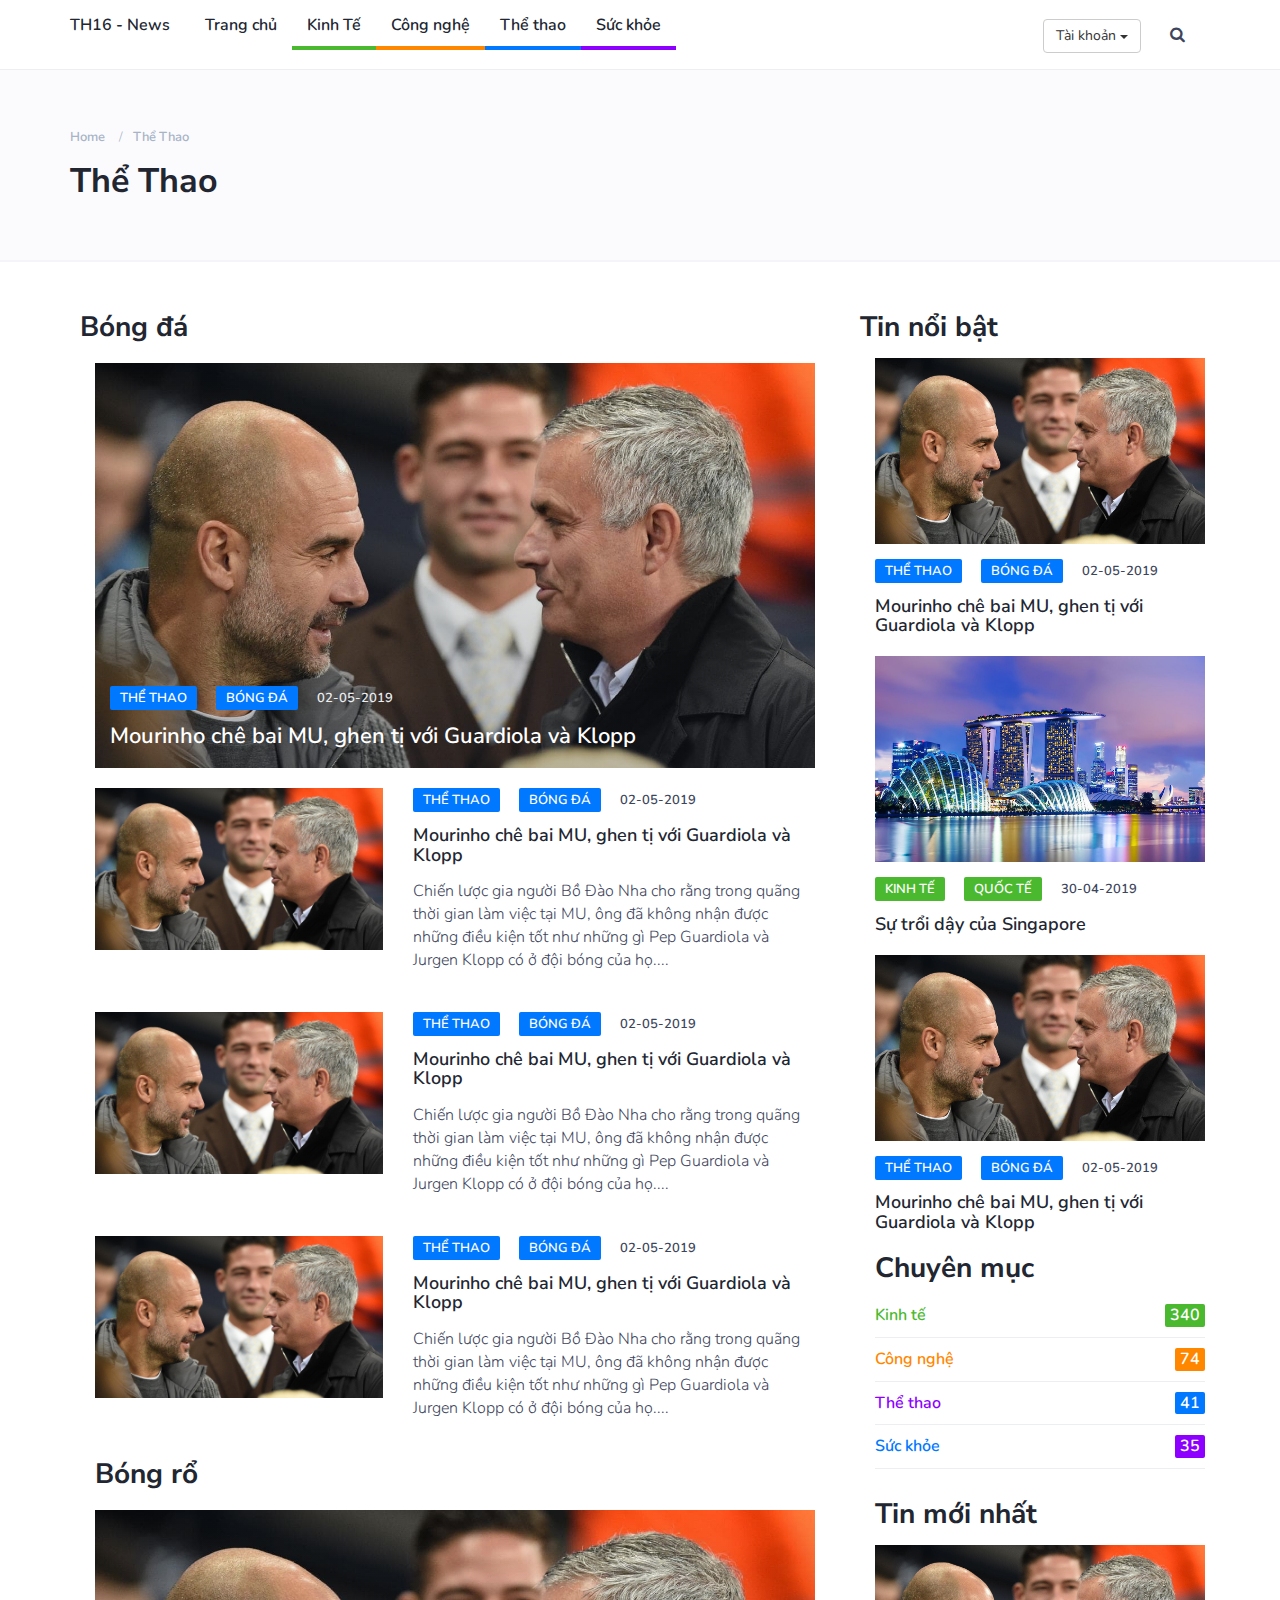
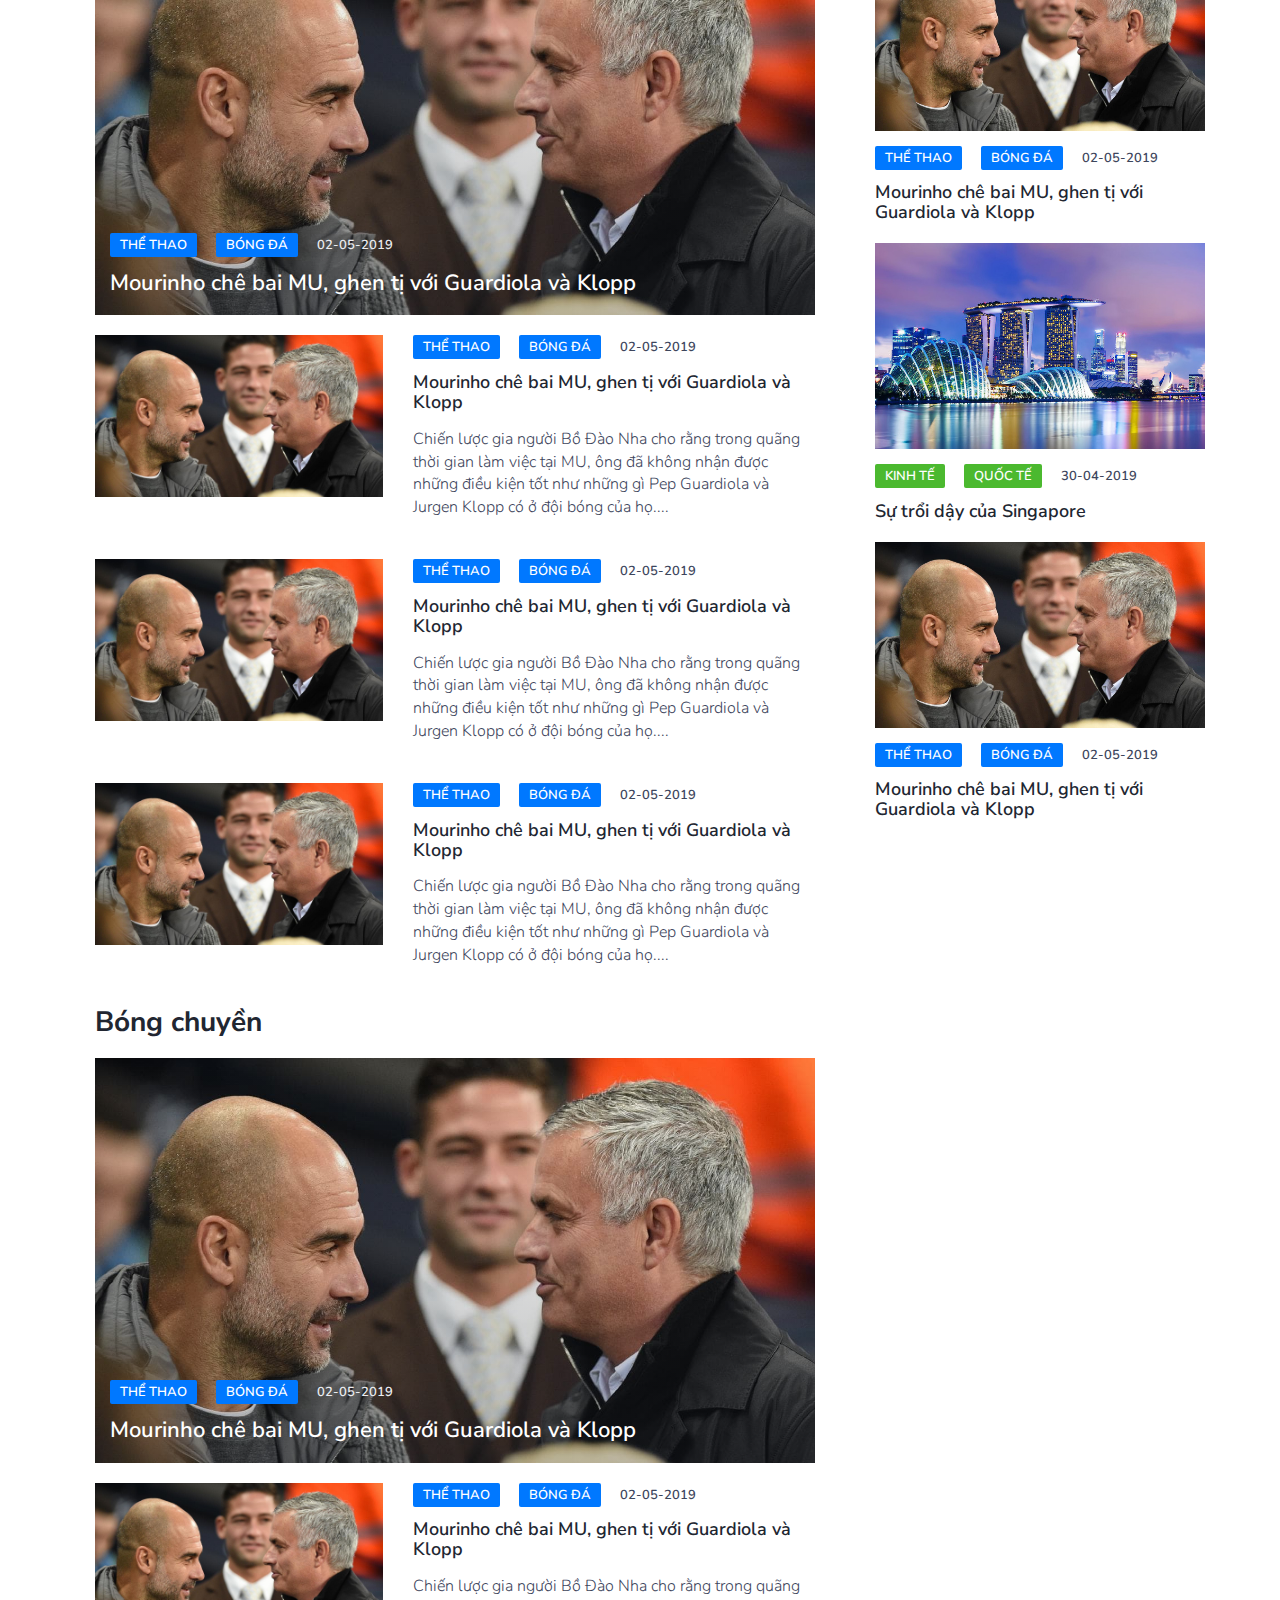
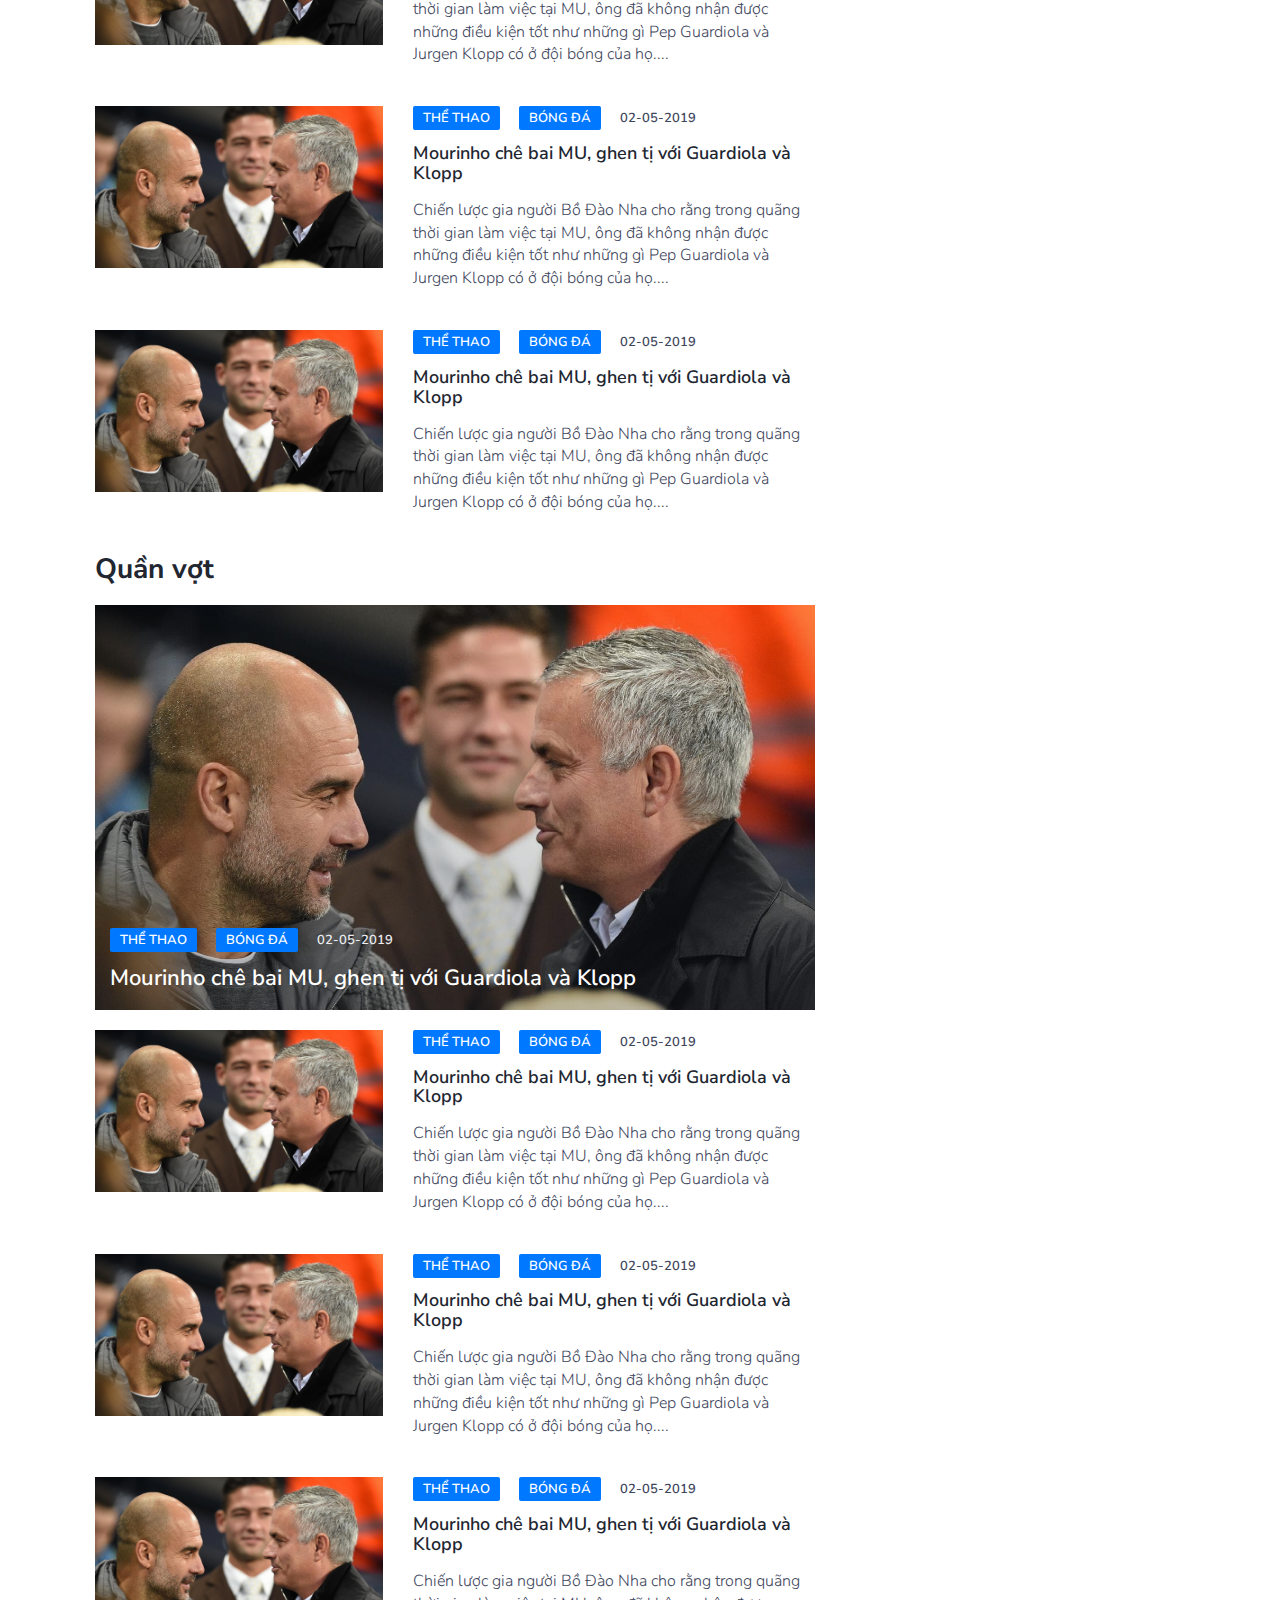
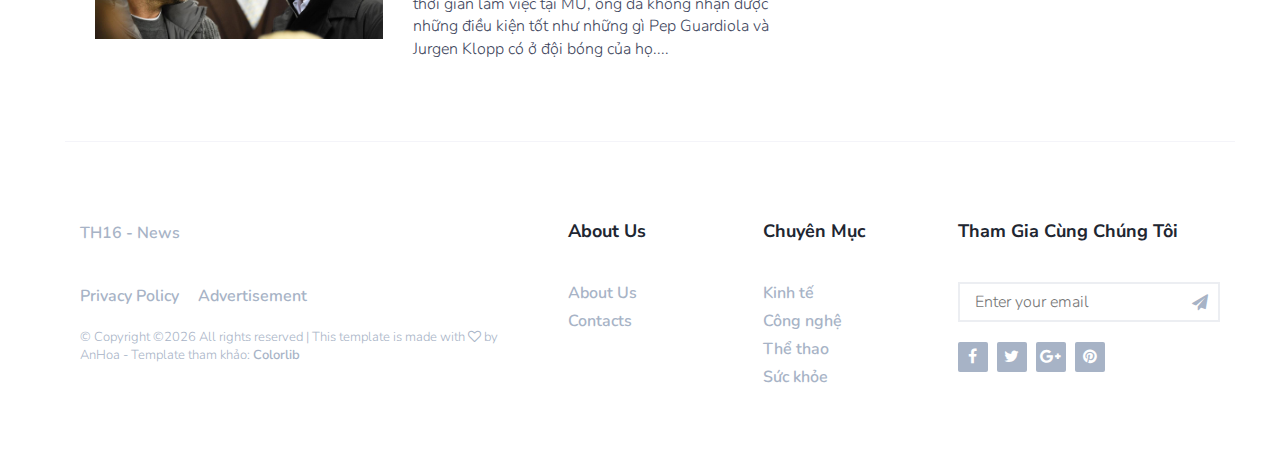
<file: pagecategory.html>
<!DOCTYPE html>
<html>
<head>
	<meta charset="utf-8">
		<meta http-equiv="X-UA-Compatible" content="IE=edge">
		<meta name="viewport" content="width=device-width, initial-scale=1">
		 <!-- The above 3 meta tags *must* come first in the head; any other head content must come *after* these tags -->

		<title>Báo Điện Tử TH16 - News</title>

		<!-- Bootstrap -->
		<link type="text/css" rel="stylesheet" href="css/bootstrap.min.css"/>

		<!-- Custom stlylesheet -->
		<link type="text/css" rel="stylesheet" href="css/style.css"/>

		<link href="https://fonts.googleapis.com/css?family=Nunito+Sans:700%7CNunito:300,600" rel="stylesheet"> 

		<link rel="stylesheet" href="css/font-awesome.min.css">
</head>
<body>
	<header>
		<div id="nav">
		<div id="nav-fixed">
					<div class="container">
						<!-- logo -->
						<div class="nav-logo">
							<a href="index.html" class="logo">TH16 - News</a>
						</div>
						<!-- /logo -->

						<!-- nav -->
							<ul class="nav-menu nav navbar-nav">
								<li><a href="index.html">Trang chủ</a></li>
								<li class="cat-1"><a href="pagecategory.html">Kinh Tế</a>

								<ul>
								<li class="cat-1"><a href="pagecategory2.html">Trong nước</a></li>
								<li class="cat-1"><a href="pagecategory2.html">Quốc tế</a></li>
								<li class="cat-1"><a href="pagecategory2.html">Thị trường</a></li>
							
								</ul></li>
								<li class="cat-2"><a href="pagecategory.html">Công nghệ</a>
								<ul>
								<li class="cat-2"><a href="pagecategory2.html">Sản phẩm mới</a></li>
								<li class="cat-2"><a href="pagecategory2.html">Đánh giá sản phẩm</a></li>
								<li class="cat-2"><a href="pagecategory2.html">Game</a></li>
								</ul></li>
								<li class="cat-3"><a href="pagecategory.html">Thể thao</a>
								<ul>
								<li class="cat-3"><a href="pagecategory2.html">Bóng đá</a></li>
								<li class="cat-3"><a href="pagecategory2.html">Bóng rổ</a></li>
								<li class="cat-3"><a href="pagecategory2.html">Bóng chuyền</a></li>
								<li class="cat-3"><a href="pagecategory2.html">Quần vợt</a></li>
								</ul>
								</li>
								<li class="cat-4"><a href="pagecategory.html">Sức khỏe</a>
								<ul>
								<li class="cat-4"><a href="pagecategory2.html">Các bệnh</a></li>
								<li class="cat-4"><a href="pagecategory2.html">Khỏe đẹp</a></li>
								<li class="cat-4"><a href="pagecategory2.html">Tư vấn</a></li>
								<li class="cat-4"><a href="pagecategory2.html">Thực đơn</a></li>
								</ul></li>
							</ul>
						<!-- /nav -->

						<!-- search & aside toggle -->
						<div class="nav-btns">
							<div class="btn-group">
							  <button type="button" class="btn btn-default dropdown-toggle" data-toggle="dropdown">
							    Tài khoản <span class="caret"></span>
							  </button>
							  <ul class="dropdown-menu" role="menu">
							    <li><a href="login.html">Đăng nhập</a></li>
							    <li><a href="signup.html">Đăng ký</a></li>
							    <li><a href="qltaikhoan.html">Quản lý tài khoản</a></li>
							    <li><a href="dangbai.html">Viết bài</a></li>
							  </ul>
							</div>
							<button class="search-btn"><i class="fa fa-search"></i></button>
							<div class="search-form">
								<input class="search-input" type="text" name="search" placeholder="Enter Your Search ...">
								<button class="search-close"><i class="fa fa-times"></i></button>
							</div>
						</div>
						<!-- /search & aside toggle -->
					</div>
				</div>
			</div>
			<!-- Page Header -->
			<div class="page-header">
				<div class="container">
					<div class="row">
						<div class="col-md-10">
							<ul class="page-header-breadcrumb">
								<li><a href="index.html">Home</a></li>
								<li><a href="pagecategory.html">Thể thao</a></li>
							</ul>
							<h1>Thể thao</h1>
						</div>
					</div>
				</div>
			</div>
			<!-- /Page Header -->
			</header>


			<div class="section">	
			<div class="container">
				<div class="row">
					<div class="col-md-8">
							
							<div class="section-title"><h2>Bóng đá</h2></div>
							<div class="col-md-12">
								<!--1chuyenmuc-->
							
							<!--post-->
							<div class="post post-thumb">
							<a class="post-img" href="pagechitiet.html"><img src="./img/bia-bongda1.jpg" alt=""></a>
							<div class="post-body">
								<div class="post-meta">
									<a class="post-category cat-3" href="pagecategory.html">Thể thao</a>
									<a class="post-category cat-3" href="pagecategory2.html">Bóng đá</a>
									<span class="post-date">02-05-2019</span>
								</div>
								<h3 class="post-title"><a href="pagechitiet.html">Mourinho chê bai MU, ghen tị với Guardiola và Klopp</a></h3>
							</div>
						</div>
							<!--post-->
							<!--post-->
							<div class="post post-row">
							<a class="post-img" href="pagechitiet.html"><img src="./img/bia-bongda1.jpg" alt=""></a>
							<div class="post-body">
								<div class="post-meta">
									<a class="post-category cat-3" href="pagecategory.html">Thể thao</a>
									<a class="post-category cat-3" href="pagecategory2.html">Bóng đá</a>
									<span class="post-date">02-05-2019</span>
								</div>
								<h3 class="post-title"><a href="pagechitiet.html">Mourinho chê bai MU, ghen tị với Guardiola và Klopp</a></h3>
								<p>Chiến lược gia người Bồ Đào Nha cho rằng trong quãng thời gian làm việc tại MU, ông đã không nhận được những điều kiện tốt như những gì Pep Guardiola và Jurgen Klopp có ở đội bóng của họ....</p>
							</div>
						</div>
							<!--post-->
							<!--post-->
							<div class="post post-row">
							<a class="post-img" href="pagechitiet.html"><img src="./img/bia-bongda1.jpg" alt=""></a>
							<div class="post-body">
								<div class="post-meta">
									<a class="post-category cat-3" href="pagecategory.html">Thể thao</a>
									<a class="post-category cat-3" href="pagecategory2.html">Bóng đá</a>
									<span class="post-date">02-05-2019</span>
								</div>
								<h3 class="post-title"><a href="pagechitiet.html">Mourinho chê bai MU, ghen tị với Guardiola và Klopp</a></h3>
								<p>Chiến lược gia người Bồ Đào Nha cho rằng trong quãng thời gian làm việc tại MU, ông đã không nhận được những điều kiện tốt như những gì Pep Guardiola và Jurgen Klopp có ở đội bóng của họ....</p>
							</div>
						</div>
							<!--post-->
							<!--post-->
							<div class="post post-row">
							<a class="post-img" href="pagechitiet.html"><img src="./img/bia-bongda1.jpg" alt=""></a>
							<div class="post-body">
								<div class="post-meta">
									<a class="post-category cat-3" href="pagecategory.html">Thể thao</a>
									<a class="post-category cat-3" href="pagecategory2.html">Bóng đá</a>
									<span class="post-date">02-05-2019</span>
								</div>
								<h3 class="post-title"><a href="pagechitiet.html">Mourinho chê bai MU, ghen tị với Guardiola và Klopp</a></h3>
								<p>Chiến lược gia người Bồ Đào Nha cho rằng trong quãng thời gian làm việc tại MU, ông đã không nhận được những điều kiện tốt như những gì Pep Guardiola và Jurgen Klopp có ở đội bóng của họ....</p>
							</div>
						</div>
							<!--post-->
							
							<!--1chuyenmuc-->
								<!--1chuyenmuc-->
							<div class="section-title"><h2>Bóng rổ</h2></div>
							<!--post-->
							<div class="post post-thumb">
							<a class="post-img" href="pagechitiet.html"><img src="./img/bia-bongda1.jpg" alt=""></a>
							<div class="post-body">
								<div class="post-meta">
									<a class="post-category cat-3" href="pagecategory.html">Thể thao</a>
									<a class="post-category cat-3" href="pagecategory2.html">Bóng đá</a>
									<span class="post-date">02-05-2019</span>
								</div>
								<h3 class="post-title"><a href="pagechitiet.html">Mourinho chê bai MU, ghen tị với Guardiola và Klopp</a></h3>
							</div>
						</div>
							<!--post-->
							<!--post-->
							<div class="post post-row">
							<a class="post-img" href="pagechitiet.html"><img src="./img/bia-bongda1.jpg" alt=""></a>
							<div class="post-body">
								<div class="post-meta">
									<a class="post-category cat-3" href="pagecategory.html">Thể thao</a>
									<a class="post-category cat-3" href="pagecategory2.html">Bóng đá</a>
									<span class="post-date">02-05-2019</span>
								</div>
								<h3 class="post-title"><a href="pagechitiet.html">Mourinho chê bai MU, ghen tị với Guardiola và Klopp</a></h3>
								<p>Chiến lược gia người Bồ Đào Nha cho rằng trong quãng thời gian làm việc tại MU, ông đã không nhận được những điều kiện tốt như những gì Pep Guardiola và Jurgen Klopp có ở đội bóng của họ....</p>
							</div>
						</div>
							<!--post-->
							<!--post-->
							<div class="post post-row">
							<a class="post-img" href="pagechitiet.html"><img src="./img/bia-bongda1.jpg" alt=""></a>
							<div class="post-body">
								<div class="post-meta">
									<a class="post-category cat-3" href="pagecategory.html">Thể thao</a>
									<a class="post-category cat-3" href="pagecategory2.html">Bóng đá</a>
									<span class="post-date">02-05-2019</span>
								</div>
								<h3 class="post-title"><a href="pagechitiet.html">Mourinho chê bai MU, ghen tị với Guardiola và Klopp</a></h3>
								<p>Chiến lược gia người Bồ Đào Nha cho rằng trong quãng thời gian làm việc tại MU, ông đã không nhận được những điều kiện tốt như những gì Pep Guardiola và Jurgen Klopp có ở đội bóng của họ....</p>
							</div>
						</div>
							<!--post-->
							<!--post-->
							<div class="post post-row">
							<a class="post-img" href="pagechitiet.html"><img src="./img/bia-bongda1.jpg" alt=""></a>
							<div class="post-body">
								<div class="post-meta">
									<a class="post-category cat-3" href="pagecategory.html">Thể thao</a>
									<a class="post-category cat-3" href="pagecategory2.html">Bóng đá</a>
									<span class="post-date">02-05-2019</span>
								</div>
								<h3 class="post-title"><a href="pagechitiet.html">Mourinho chê bai MU, ghen tị với Guardiola và Klopp</a></h3>
								<p>Chiến lược gia người Bồ Đào Nha cho rằng trong quãng thời gian làm việc tại MU, ông đã không nhận được những điều kiện tốt như những gì Pep Guardiola và Jurgen Klopp có ở đội bóng của họ....</p>
							</div>
						</div>
							<!--post-->
							
							<!--1chuyenmuc-->
							<!--1chuyenmuc-->
							<div class="section-title"><h2>Bóng chuyền</h2></div>
							<!--post-->
							<div class="post post-thumb">
							<a class="post-img" href="pagechitiet.html"><img src="./img/bia-bongda1.jpg" alt=""></a>
							<div class="post-body">
								<div class="post-meta">
									<a class="post-category cat-3" href="pagecategory.html">Thể thao</a>
									<a class="post-category cat-3" href="pagecategory2.html">Bóng đá</a>
									<span class="post-date">02-05-2019</span>
								</div>
								<h3 class="post-title"><a href="pagechitiet.html">Mourinho chê bai MU, ghen tị với Guardiola và Klopp</a></h3>
							</div>
						</div>
							<!--post-->
							<!--post-->
							<div class="post post-row">
							<a class="post-img" href="pagechitiet.html"><img src="./img/bia-bongda1.jpg" alt=""></a>
							<div class="post-body">
								<div class="post-meta">
									<a class="post-category cat-3" href="pagecategory.html">Thể thao</a>
									<a class="post-category cat-3" href="pagecategory2.html">Bóng đá</a>
									<span class="post-date">02-05-2019</span>
								</div>
								<h3 class="post-title"><a href="pagechitiet.html">Mourinho chê bai MU, ghen tị với Guardiola và Klopp</a></h3>
								<p>Chiến lược gia người Bồ Đào Nha cho rằng trong quãng thời gian làm việc tại MU, ông đã không nhận được những điều kiện tốt như những gì Pep Guardiola và Jurgen Klopp có ở đội bóng của họ....</p>
							</div>
						</div>
							<!--post-->
							<!--post-->
							<div class="post post-row">
							<a class="post-img" href="pagechitiet.html"><img src="./img/bia-bongda1.jpg" alt=""></a>
							<div class="post-body">
								<div class="post-meta">
									<a class="post-category cat-3" href="pagecategory.html">Thể thao</a>
									<a class="post-category cat-3" href="pagecategory2.html">Bóng đá</a>
									<span class="post-date">02-05-2019</span>
								</div>
								<h3 class="post-title"><a href="pagechitiet.html">Mourinho chê bai MU, ghen tị với Guardiola và Klopp</a></h3>
								<p>Chiến lược gia người Bồ Đào Nha cho rằng trong quãng thời gian làm việc tại MU, ông đã không nhận được những điều kiện tốt như những gì Pep Guardiola và Jurgen Klopp có ở đội bóng của họ....</p>
							</div>
						</div>
							<!--post-->
							<!--post-->
							<div class="post post-row">
							<a class="post-img" href="pagechitiet.html"><img src="./img/bia-bongda1.jpg" alt=""></a>
							<div class="post-body">
								<div class="post-meta">
									<a class="post-category cat-3" href="pagecategory.html">Thể thao</a>
									<a class="post-category cat-3" href="pagecategory2.html">Bóng đá</a>
									<span class="post-date">02-05-2019</span>
								</div>
								<h3 class="post-title"><a href="pagechitiet.html">Mourinho chê bai MU, ghen tị với Guardiola và Klopp</a></h3>
								<p>Chiến lược gia người Bồ Đào Nha cho rằng trong quãng thời gian làm việc tại MU, ông đã không nhận được những điều kiện tốt như những gì Pep Guardiola và Jurgen Klopp có ở đội bóng của họ....</p>
							</div>
						</div>
							<!--post-->
							
							<!--1chuyenmuc-->
							<!--1chuyenmuc-->
							<div class="section-title"><h2>Quần vợt</h2></div>
							<!--post-->
							<div class="post post-thumb">
							<a class="post-img" href="pagechitiet.html"><img src="./img/bia-bongda1.jpg" alt=""></a>
							<div class="post-body">
								<div class="post-meta">
									<a class="post-category cat-3" href="pagecategory.html">Thể thao</a>
									<a class="post-category cat-3" href="pagecategory2.html">Bóng đá</a>
									<span class="post-date">02-05-2019</span>
								</div>
								<h3 class="post-title"><a href="pagechitiet.html">Mourinho chê bai MU, ghen tị với Guardiola và Klopp</a></h3>
							</div>
						</div>
							<!--post-->
							<!--post-->
							<div class="post post-row">
							<a class="post-img" href="pagechitiet.html"><img src="./img/bia-bongda1.jpg" alt=""></a>
							<div class="post-body">
								<div class="post-meta">
									<a class="post-category cat-3" href="pagecategory.html">Thể thao</a>
									<a class="post-category cat-3" href="pagecategory2.html">Bóng đá</a>
									<span class="post-date">02-05-2019</span>
								</div>
								<h3 class="post-title"><a href="pagechitiet.html">Mourinho chê bai MU, ghen tị với Guardiola và Klopp</a></h3>
								<p>Chiến lược gia người Bồ Đào Nha cho rằng trong quãng thời gian làm việc tại MU, ông đã không nhận được những điều kiện tốt như những gì Pep Guardiola và Jurgen Klopp có ở đội bóng của họ....</p>
							</div>
						</div>
							<!--post-->
							<!--post-->
							<div class="post post-row">
							<a class="post-img" href="pagechitiet.html"><img src="./img/bia-bongda1.jpg" alt=""></a>
							<div class="post-body">
								<div class="post-meta">
									<a class="post-category cat-3" href="pagecategory.html">Thể thao</a>
									<a class="post-category cat-3" href="pagecategory2.html">Bóng đá</a>
									<span class="post-date">02-05-2019</span>
								</div>
								<h3 class="post-title"><a href="pagechitiet.html">Mourinho chê bai MU, ghen tị với Guardiola và Klopp</a></h3>
								<p>Chiến lược gia người Bồ Đào Nha cho rằng trong quãng thời gian làm việc tại MU, ông đã không nhận được những điều kiện tốt như những gì Pep Guardiola và Jurgen Klopp có ở đội bóng của họ....</p>
							</div>
						</div>
							<!--post-->
							<!--post-->
							<div class="post post-row">
							<a class="post-img" href="pagechitiet.html"><img src="./img/bia-bongda1.jpg" alt=""></a>
							<div class="post-body">
								<div class="post-meta">
									<a class="post-category cat-3" href="pagecategory.html">Thể thao</a>
									<a class="post-category cat-3" href="pagecategory2.html">Bóng đá</a>
									<span class="post-date">02-05-2019</span>
								</div>
								<h3 class="post-title"><a href="pagechitiet.html">Mourinho chê bai MU, ghen tị với Guardiola và Klopp</a></h3>
								<p>Chiến lược gia người Bồ Đào Nha cho rằng trong quãng thời gian làm việc tại MU, ông đã không nhận được những điều kiện tốt như những gì Pep Guardiola và Jurgen Klopp có ở đội bóng của họ....</p>
							</div>
						</div>
							<!--post-->
							
							<!--1chuyenmuc-->
						</div>							
					</div>
					<div class="col-md-4">
						<div class="section-tiltle">
							<h2>Tin nổi bật</h2>
						</div>
						<div class="col-md-12">
						<div class="post">
							<a class="post-img" href="pagechitiet.html"><img src="./img/bia-bongda1.jpg" alt=""></a>
							<div class="post-body">
								<div class="post-meta">
									<a class="post-category cat-3" href="pagecategory.html">Thể thao</a>
									<a class="post-category cat-3" href="pagecategory2.html">Bóng đá</a>
									<span class="post-date">02-05-2019</span>
								</div>
								<h3 class="post-title"><a href="pagechitiet.html">Mourinho chê bai MU, ghen tị với Guardiola và Klopp</a></h3>
							</div>
						</div>
						<!--post-->
							<div class="post">
								<a class="post-img" href="pagechitiet.html"><img src="./img/quocte.jpg" alt=""></a>
								<div class="post-body">
									<div class="post-meta">
										<a class="post-category cat-1" href="pagecategory.html">Kinh tế</a>
										<a class="post-category cat-1" href="pagecategory2.html">Quốc tế</a>
										<span class="post-date">30-04-2019</span>
									</div>
									<h3 class="post-title"><a href="pagechitiet.html">Sự trổi dậy của Singapore</a></h3>
								</div>
							</div>
						<!--post-->
						<div class="post">
							<a class="post-img" href="pagechitiet.html"><img src="./img/bia-bongda1.jpg" alt=""></a>
							<div class="post-body">
								<div class="post-meta">
									<a class="post-category cat-3" href="pagecategory.html">Thể thao</a>
									<a class="post-category cat-3" href="pagecategory2.html">Bóng đá</a>
									<span class="post-date">02-05-2019</span>
								</div>
								<h3 class="post-title"><a href="pagechitiet.html">Mourinho chê bai MU, ghen tị với Guardiola và Klopp</a></h3>
							</div>
						</div>
						<!-- /catagories -->
						<div class="aside-widget">
							<div class="section-title">
								<h2>Chuyên mục</h2>
							</div>
							<div class="category-widget">
								<ul>
									<li><a href="pagecategory.html" class="cat-1">Kinh tế<span>340</span></a></li>
									<li><a href="pagecategory.html" class="cat-2">Công nghệ<span>74</span></a></li>
									<li><a href="pagecategory.html" class="cat-4">Thể thao<span>41</span></a></li>
									<li><a href="pagecategory.html" class="cat-3">Sức khỏe<span>35</span></a></li>
								</ul>
							</div>
						</div>
						<div class="section-tiltle">
							<h2>Tin mới nhất</h2>
						<div class="post">
							<a class="post-img" href="pagechitiet.html"><img src="./img/bia-bongda1.jpg" alt=""></a>
							<div class="post-body">
								<div class="post-meta">
									<a class="post-category cat-3" href="pagecategory.html">Thể thao</a>
									<a class="post-category cat-3" href="pagecategory2.html">Bóng đá</a>
									<span class="post-date">02-05-2019</span>
								</div>
								<h3 class="post-title"><a href="pagechitiet.html">Mourinho chê bai MU, ghen tị với Guardiola và Klopp</a></h3>
							</div>
						</div>
						<!--post-->
							<div class="post">
								<a class="post-img" href="pagechitiet.html"><img src="./img/quocte.jpg" alt=""></a>
								<div class="post-body">
									<div class="post-meta">
										<a class="post-category cat-1" href="pagecategory.html">Kinh tế</a>
										<a class="post-category cat-1" href="pagecategory2.html">Quốc tế</a>
										<span class="post-date">30-04-2019</span>
									</div>
									<h3 class="post-title"><a href="pagechitiet.html">Sự trổi dậy của Singapore</a></h3>
								</div>
							</div>
						<!--post-->
						<div class="post">
							<a class="post-img" href="pagechitiet.html"><img src="./img/bia-bongda1.jpg" alt=""></a>
							<div class="post-body">
								<div class="post-meta">
									<a class="post-category cat-3" href="pagecategory.html">Thể thao</a>
									<a class="post-category cat-3" href="pagecategory2.html">Bóng đá</a>
									<span class="post-date">02-05-2019</span>
								</div>
								<h3 class="post-title"><a href="pagechitiet.html">Mourinho chê bai MU, ghen tị với Guardiola và Klopp</a></h3>
							</div>
						</div>
						
					</div>				
					</div>

				</div>

			</div>				
			</div>


			<!-- Footer -->
		<footer id="footer">
			<!-- container -->
			<div class="container">
				<!-- row -->
				<div class="row">
					<div class="col-md-5">
						<div class="footer-widget">
							<div class="footer-logo">
								<a href="index.html" class="logo">TH16 - News</a>
							</div>
							<ul class="footer-nav">
								<li><a href="#">Privacy Policy</a></li>
								<li><a href="#">Advertisement</a></li>
							</ul>
							<div class="footer-copyright">
								<span>&copy; <!-- Link back to Colorlib can't be removed. Template is licensed under CC BY 3.0. -->
Copyright &copy;<script>document.write(new Date().getFullYear());</script> All rights reserved | This template is made with <i class="fa fa-heart-o" aria-hidden="true"></i> by AnHoa - Template tham khảo: <a href="https://colorlib.com" target="_blank">Colorlib</a>
<!-- Link back to Colorlib can't be removed. Template is licensed under CC BY 3.0. --></span>
							</div>
						</div>
					</div>

					<div class="col-md-4">
						<div class="row">
							<div class="col-md-6">
								<div class="footer-widget">
									<h3 class="footer-title">About Us</h3>
									<ul class="footer-links">
										<li><a href="about.html">About Us</a></li>
										
										<li><a href="contact.html">Contacts</a></li>
									</ul>
								</div>
							</div>
							<div class="col-md-6">
								<div class="footer-widget">
									<h3 class="footer-title">Chuyên mục</h3>
									<ul class="footer-links">
										<li><a href="pagecategory.html">Kinh tế</a></li>
										<li><a href="pagecategory.html">Công nghệ</a></li>
										<li><a href="pagecategory.html">Thể thao</a></li>
										
										<li><a href="pagecategory.html">Sức khỏe</a></li>
									</ul>
								</div>
							</div>
						</div>
					</div>

					<div class="col-md-3">
						<div class="footer-widget">
							<h3 class="footer-title">Tham gia cùng chúng tôi</h3>
							<div class="footer-newsletter">
								<form>
									<input class="input" type="email" name="newsletter" placeholder="Enter your email">
									<button class="newsletter-btn"><i class="fa fa-paper-plane"></i></button>
								</form>
							</div>
							<ul class="footer-social">
								<li><a href="#"><i class="fa fa-facebook"></i></a></li>
								<li><a href="#"><i class="fa fa-twitter"></i></a></li>
								<li><a href="#"><i class="fa fa-google-plus"></i></a></li>
								<li><a href="#"><i class="fa fa-pinterest"></i></a></li>
							</ul>
						</div>
					</div>

				</div>
				<!-- /row -->
			</div>
			<!-- /container -->
		</footer>
		<!-- /Footer -->

		<!-- jQuery Plugins -->
		<script src="js/jquery.min.js"></script>
		<script src="js/bootstrap.min.js"></script>
		<script src="js/main.js"></script>
</body>
</html>
</file>
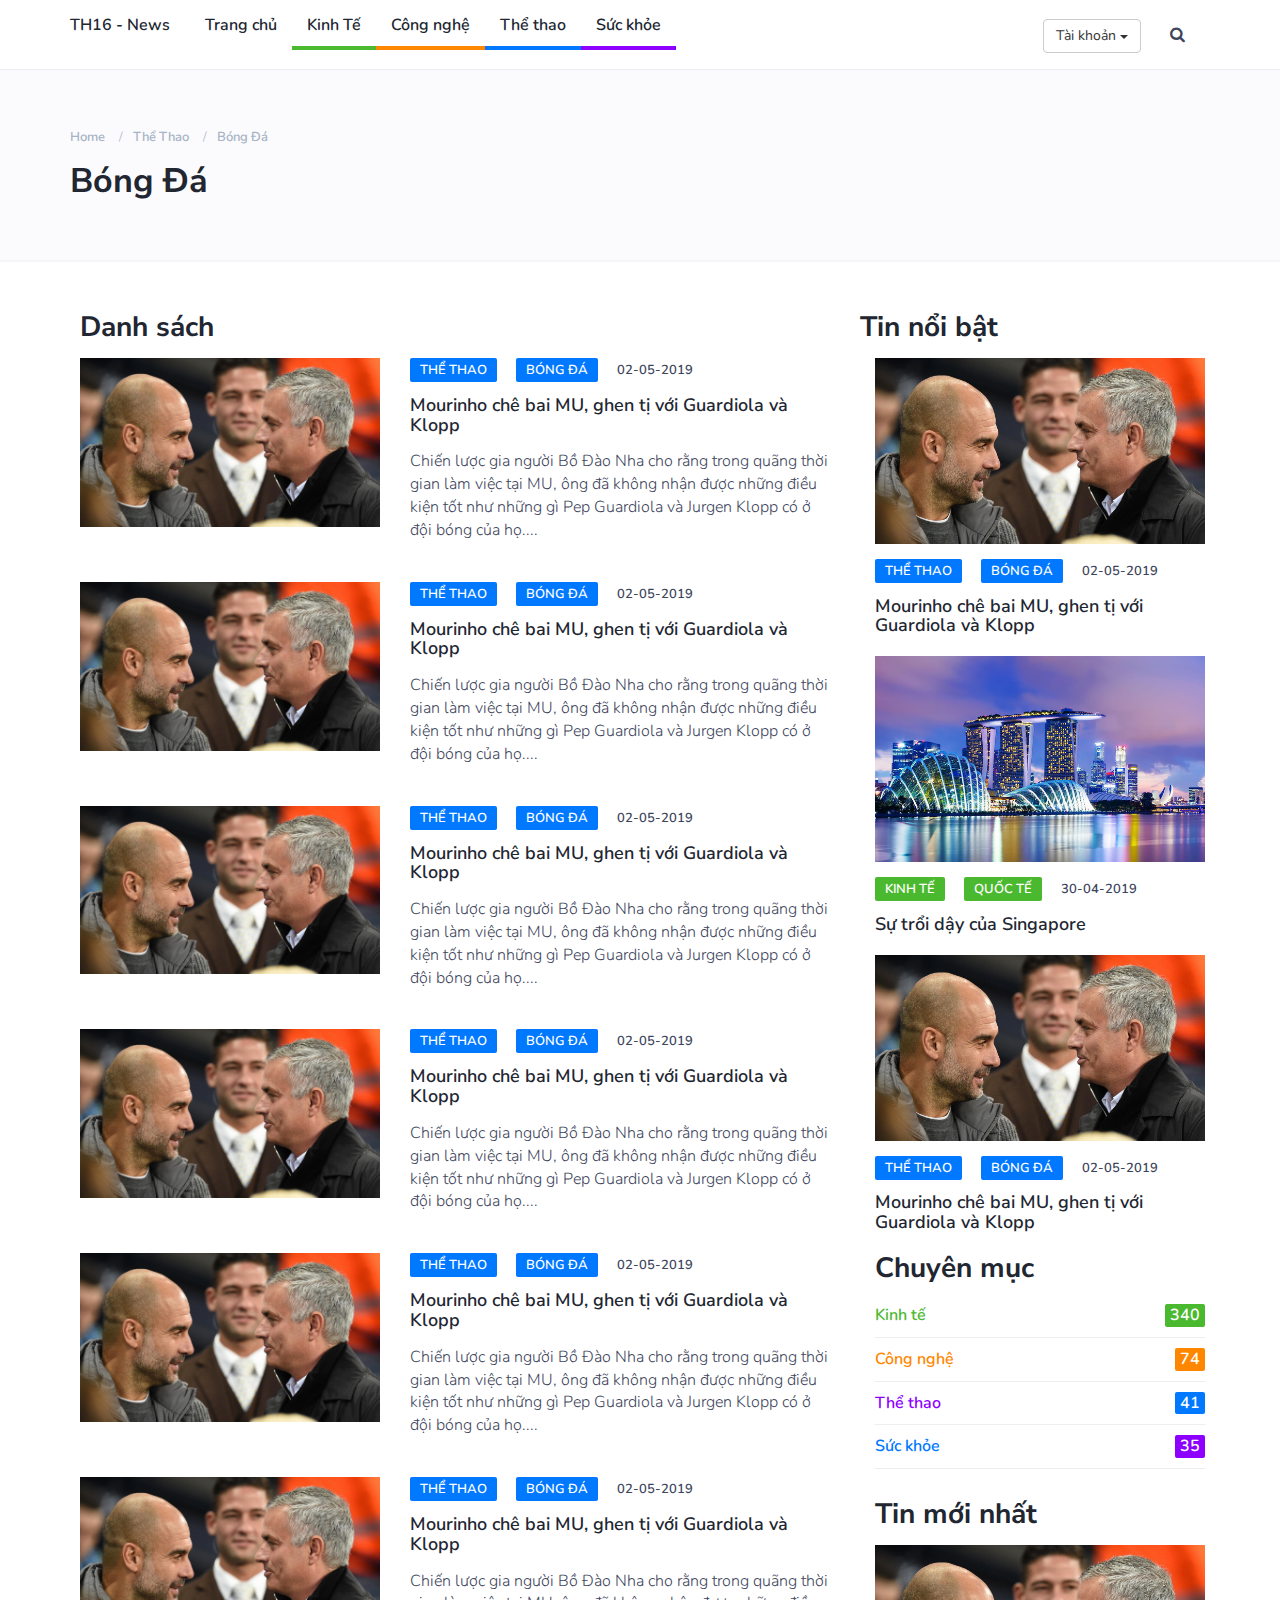
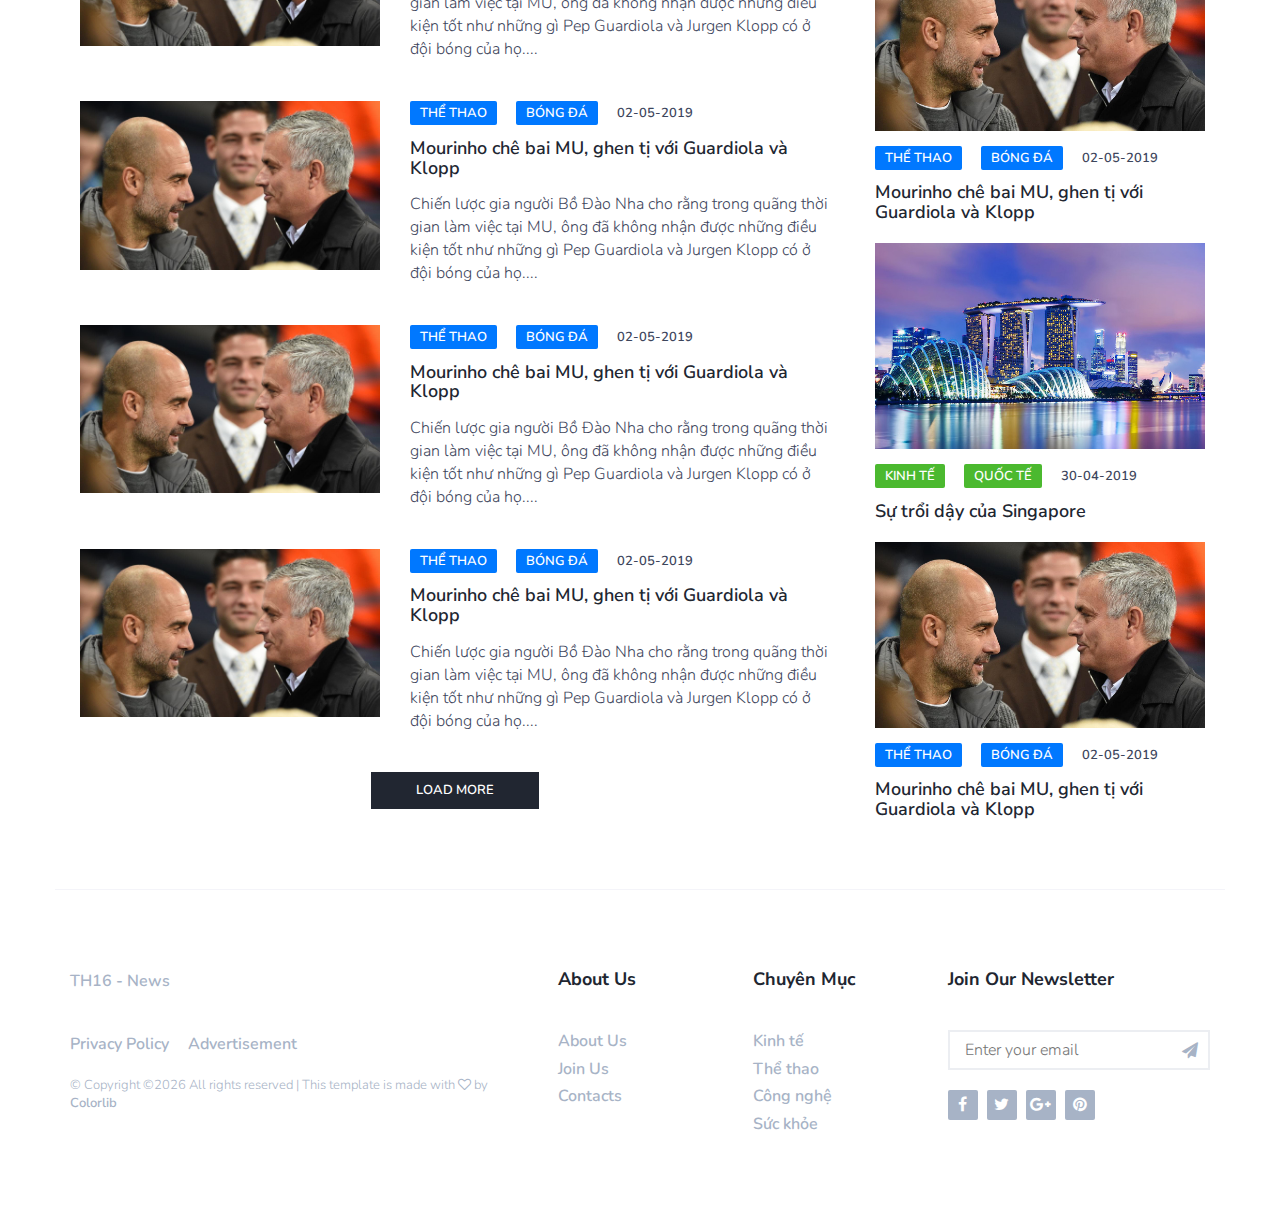
<file: pagecategory2.html>
<!DOCTYPE html>
<html>
<head>
	<meta charset="utf-8">
		<meta http-equiv="X-UA-Compatible" content="IE=edge">
		<meta name="viewport" content="width=device-width, initial-scale=1">
		 <!-- The above 3 meta tags *must* come first in the head; any other head content must come *after* these tags -->

		<title>Báo Điện Tử TH16 - News</title>

		<!-- Bootstrap -->
		<link type="text/css" rel="stylesheet" href="css/bootstrap.min.css"/>

		<!-- Custom stlylesheet -->
		<link type="text/css" rel="stylesheet" href="css/style.css"/>

		<link href="https://fonts.googleapis.com/css?family=Nunito+Sans:700%7CNunito:300,600" rel="stylesheet"> 

		<link rel="stylesheet" href="css/font-awesome.min.css">
</head>
<body>
	<header>
		<div id="nav">
		<div id="nav-fixed">
					<div class="container">
						<!-- logo -->
						<div class="nav-logo">
							<a href="index.html" class="logo">TH16 - News</a>
						</div>
						<!-- /logo -->

						<!-- nav -->
							<ul class="nav-menu nav navbar-nav">
								<li><a href="index.html">Trang chủ</a></li>
								<li class="cat-1"><a href="pagecategory.html">Kinh Tế</a>

								<ul>
								<li class="cat-1"><a href="pagecategory2.html">Trong nước</a></li>
								<li class="cat-1"><a href="pagecategory2.html">Quốc tế</a></li>
								<li class="cat-1"><a href="pagecategory2.html">Thị trường</a></li>
							
								</ul></li>
								<li class="cat-2"><a href="pagecategory.html">Công nghệ</a>
								<ul>
								<li class="cat-2"><a href="pagecategory2.html">Sản phẩm mới</a></li>
								<li class="cat-2"><a href="pagecategory2.html">Đánh giá sản phẩm</a></li>
								<li class="cat-2"><a href="pagecategory2.html">Game</a></li>
								</ul></li>
								<li class="cat-3"><a href="pagecategory.html">Thể thao</a>
								<ul>
								<li class="cat-3"><a href="pagecategory2.html">Bóng đá</a></li>
								<li class="cat-3"><a href="pagecategory2.html">Bóng rổ</a></li>
								<li class="cat-3"><a href="pagecategory2.html">Bóng chuyền</a></li>
								<li class="cat-3"><a href="pagecategory2.html">Quần vợt</a></li>
								</ul>
								</li>
								<li class="cat-4"><a href="pagecategory.html">Sức khỏe</a>
								<ul>
								<li class="cat-4"><a href="pagecategory2.html">Các bệnh</a></li>
								<li class="cat-4"><a href="pagecategory2.html">Khỏe đẹp</a></li>
								<li class="cat-4"><a href="pagecategory2.html">Tư vấn</a></li>
								<li class="cat-4"><a href="pagecategory2.html">Thực đơn</a></li>
								</ul></li>
							</ul>
						<!-- /nav -->

						<!-- search & aside toggle -->
						<div class="nav-btns">
							<div class="btn-group">
							  <button type="button" class="btn btn-default dropdown-toggle" data-toggle="dropdown">
							    Tài khoản <span class="caret"></span>
							  </button>
							  <ul class="dropdown-menu" role="menu">
							    <li><a href="login.html">Đăng nhập</a></li>
							    <li><a href="signup.html">Đăng ký</a></li>
							    <li><a href="qltaikhoan.html">Quản lý tài khoản</a></li>
							    <li><a href="dangbai.html">Viết bài</a></li>
							  </ul>
							</div>
							<button class="search-btn"><i class="fa fa-search"></i></button>
							<div class="search-form">
								<input class="search-input" type="text" name="search" placeholder="Enter Your Search ...">
								<button class="search-close"><i class="fa fa-times"></i></button>
							</div>
						</div>
						<!-- /search & aside toggle -->
					</div>
				</div>
			</div>
			<!-- Page Header -->
			<div class="page-header">
				<div class="container">
					<div class="row">
						<div class="col-md-10">
							<ul class="page-header-breadcrumb">
								<li><a href="index.html">Home</a></li>
								<li><a href="pagecategory.html">Thể thao</a></li>
								<li><a href="pagecategory2.html">Bóng đá</a></li>
							</ul>
							<h1>Bóng đá</h1>
						</div>
					</div>
				</div>
			</div>
			<!-- /Page Header -->
			</header>


			<div class="section">	
			<div class="container">
				<div class="row">
					<div class="col-md-8">
							<section class="section-tiltlet"><h2>Danh sách</h2></section>
							<div class="post post-row">
							<a class="post-img" href="pagechitiet.html"><img src="./img/bia-bongda1.jpg" alt=""></a>
							<div class="post-body">
								<div class="post-meta">
									<a class="post-category cat-3" href="pagecategory.html">Thể thao</a>
									<a class="post-category cat-3" href="pagecategory2.html">Bóng đá</a>
									<span class="post-date">02-05-2019</span>
								</div>
								<h3 class="post-title"><a href="pagechitiet.html">Mourinho chê bai MU, ghen tị với Guardiola và Klopp</a></h3>
								<p>Chiến lược gia người Bồ Đào Nha cho rằng trong quãng thời gian làm việc tại MU, ông đã không nhận được những điều kiện tốt như những gì Pep Guardiola và Jurgen Klopp có ở đội bóng của họ....</p>
							</div>
						</div>

						<div class="post post-row">
							<a class="post-img" href="pagechitiet.html"><img src="./img/bia-bongda1.jpg" alt=""></a>
							<div class="post-body">
								<div class="post-meta">
									<a class="post-category cat-3" href="pagecategory.html">Thể thao</a>
									<a class="post-category cat-3" href="pagecategory2.html">Bóng đá</a>
									<span class="post-date">02-05-2019</span>
								</div>
								<h3 class="post-title"><a href="pagechitiet.html">Mourinho chê bai MU, ghen tị với Guardiola và Klopp</a></h3>
								<p>Chiến lược gia người Bồ Đào Nha cho rằng trong quãng thời gian làm việc tại MU, ông đã không nhận được những điều kiện tốt như những gì Pep Guardiola và Jurgen Klopp có ở đội bóng của họ....</p>
							</div>
						</div>

						<div class="post post-row">
							<a class="post-img" href="pagechitiet.html"><img src="./img/bia-bongda1.jpg" alt=""></a>
							<div class="post-body">
								<div class="post-meta">
									<a class="post-category cat-3" href="pagecategory.html">Thể thao</a>
									<a class="post-category cat-3" href="pagecategory2.html">Bóng đá</a>
									<span class="post-date">02-05-2019</span>
								</div>
								<h3 class="post-title"><a href="pagechitiet.html">Mourinho chê bai MU, ghen tị với Guardiola và Klopp</a></h3>
								<p>Chiến lược gia người Bồ Đào Nha cho rằng trong quãng thời gian làm việc tại MU, ông đã không nhận được những điều kiện tốt như những gì Pep Guardiola và Jurgen Klopp có ở đội bóng của họ....</p>
							</div>
						</div>

						<div class="post post-row">
							<a class="post-img" href="pagechitiet.html"><img src="./img/bia-bongda1.jpg" alt=""></a>
							<div class="post-body">
								<div class="post-meta">
									<a class="post-category cat-3" href="pagecategory.html">Thể thao</a>
									<a class="post-category cat-3" href="pagecategory2.html">Bóng đá</a>
									<span class="post-date">02-05-2019</span>
								</div>
								<h3 class="post-title"><a href="pagechitiet.html">Mourinho chê bai MU, ghen tị với Guardiola và Klopp</a></h3>
								<p>Chiến lược gia người Bồ Đào Nha cho rằng trong quãng thời gian làm việc tại MU, ông đã không nhận được những điều kiện tốt như những gì Pep Guardiola và Jurgen Klopp có ở đội bóng của họ....</p>
							</div>
						</div>

						<div class="post post-row">
							<a class="post-img" href="pagechitiet.html"><img src="./img/bia-bongda1.jpg" alt=""></a>
							<div class="post-body">
								<div class="post-meta">
									<a class="post-category cat-3" href="pagecategory.html">Thể thao</a>
									<a class="post-category cat-3" href="pagecategory2.html">Bóng đá</a>
									<span class="post-date">02-05-2019</span>
								</div>
								<h3 class="post-title"><a href="pagechitiet.html">Mourinho chê bai MU, ghen tị với Guardiola và Klopp</a></h3>
								<p>Chiến lược gia người Bồ Đào Nha cho rằng trong quãng thời gian làm việc tại MU, ông đã không nhận được những điều kiện tốt như những gì Pep Guardiola và Jurgen Klopp có ở đội bóng của họ....</p>
							</div>
						</div>

						<div class="post post-row">
							<a class="post-img" href="pagechitiet.html"><img src="./img/bia-bongda1.jpg" alt=""></a>
							<div class="post-body">
								<div class="post-meta">
									<a class="post-category cat-3" href="pagecategory.html">Thể thao</a>
									<a class="post-category cat-3" href="pagecategory2.html">Bóng đá</a>
									<span class="post-date">02-05-2019</span>
								</div>
								<h3 class="post-title"><a href="pagechitiet.html">Mourinho chê bai MU, ghen tị với Guardiola và Klopp</a></h3>
								<p>Chiến lược gia người Bồ Đào Nha cho rằng trong quãng thời gian làm việc tại MU, ông đã không nhận được những điều kiện tốt như những gì Pep Guardiola và Jurgen Klopp có ở đội bóng của họ....</p>
							</div>
						</div>

						<div class="post post-row">
							<a class="post-img" href="pagechitiet.html"><img src="./img/bia-bongda1.jpg" alt=""></a>
							<div class="post-body">
								<div class="post-meta">
									<a class="post-category cat-3" href="pagecategory.html">Thể thao</a>
									<a class="post-category cat-3" href="pagecategory2.html">Bóng đá</a>
									<span class="post-date">02-05-2019</span>
								</div>
								<h3 class="post-title"><a href="pagechitiet.html">Mourinho chê bai MU, ghen tị với Guardiola và Klopp</a></h3>
								<p>Chiến lược gia người Bồ Đào Nha cho rằng trong quãng thời gian làm việc tại MU, ông đã không nhận được những điều kiện tốt như những gì Pep Guardiola và Jurgen Klopp có ở đội bóng của họ....</p>
							</div>
						</div>

						<div class="post post-row">
							<a class="post-img" href="pagechitiet.html"><img src="./img/bia-bongda1.jpg" alt=""></a>
							<div class="post-body">
								<div class="post-meta">
									<a class="post-category cat-3" href="pagecategory.html">Thể thao</a>
									<a class="post-category cat-3" href="pagecategory2.html">Bóng đá</a>
									<span class="post-date">02-05-2019</span>
								</div>
								<h3 class="post-title"><a href="pagechitiet.html">Mourinho chê bai MU, ghen tị với Guardiola và Klopp</a></h3>
								<p>Chiến lược gia người Bồ Đào Nha cho rằng trong quãng thời gian làm việc tại MU, ông đã không nhận được những điều kiện tốt như những gì Pep Guardiola và Jurgen Klopp có ở đội bóng của họ....</p>
							</div>
						</div>

						<div class="post post-row">
							<a class="post-img" href="pagechitiet.html"><img src="./img/bia-bongda1.jpg" alt=""></a>
							<div class="post-body">
								<div class="post-meta">
									<a class="post-category cat-3" href="pagecategory.html">Thể thao</a>
									<a class="post-category cat-3" href="pagecategory2.html">Bóng đá</a>
									<span class="post-date">02-05-2019</span>
								</div>
								<h3 class="post-title"><a href="pagechitiet.html">Mourinho chê bai MU, ghen tị với Guardiola và Klopp</a></h3>
								<p>Chiến lược gia người Bồ Đào Nha cho rằng trong quãng thời gian làm việc tại MU, ông đã không nhận được những điều kiện tốt như những gì Pep Guardiola và Jurgen Klopp có ở đội bóng của họ....</p>
							</div>
						</div>
							<div class="section-row">
									<button class="pr-button center-block">Load More</button>
								</div>
						
					</div>
					<div class="col-md-4">
						<div class="section-tiltle">
							<h2>Tin nổi bật</h2>
						</div>
						<div class="col-md-12">
						<div class="post">
							<a class="post-img" href="pagechitiet.html"><img src="./img/bia-bongda1.jpg" alt=""></a>
							<div class="post-body">
								<div class="post-meta">
									<a class="post-category cat-3" href="pagecategory.html">Thể thao</a>
									<a class="post-category cat-3" href="pagecategory2.html">Bóng đá</a>
									<span class="post-date">02-05-2019</span>
								</div>
								<h3 class="post-title"><a href="pagechitiet.html">Mourinho chê bai MU, ghen tị với Guardiola và Klopp</a></h3>
							</div>
						</div>
						<!--post-->
							<div class="post">
								<a class="post-img" href="pagechitiet.html"><img src="./img/quocte.jpg" alt=""></a>
								<div class="post-body">
									<div class="post-meta">
										<a class="post-category cat-1" href="pagecategory.html">Kinh tế</a>
										<a class="post-category cat-1" href="pagecategory2.html">Quốc tế</a>
										<span class="post-date">30-04-2019</span>
									</div>
									<h3 class="post-title"><a href="pagechitiet.html">Sự trổi dậy của Singapore</a></h3>
								</div>
							</div>
						<!--post-->
						<div class="post">
							<a class="post-img" href="pagechitiet.html"><img src="./img/bia-bongda1.jpg" alt=""></a>
							<div class="post-body">
								<div class="post-meta">
									<a class="post-category cat-3" href="pagecategory.html">Thể thao</a>
									<a class="post-category cat-3" href="pagecategory2.html">Bóng đá</a>
									<span class="post-date">02-05-2019</span>
								</div>
								<h3 class="post-title"><a href="pagechitiet.html">Mourinho chê bai MU, ghen tị với Guardiola và Klopp</a></h3>
							</div>
						</div>
						<!-- /catagories -->
						<div class="aside-widget">
							<div class="section-title">
								<h2>Chuyên mục</h2>
							</div>
							<div class="category-widget">
								<ul>
									<li><a href="pagecategory.html" class="cat-1">Kinh tế<span>340</span></a></li>
									<li><a href="pagecategory.html" class="cat-2">Công nghệ<span>74</span></a></li>
									<li><a href="pagecategory.html" class="cat-4">Thể thao<span>41</span></a></li>
									<li><a href="pagecategory.html" class="cat-3">Sức khỏe<span>35</span></a></li>
								</ul>
							</div>
						</div>
						<div class="section-tiltle">
							<h2>Tin mới nhất</h2>
						<div class="post">
							<a class="post-img" href="pagechitiet.html"><img src="./img/bia-bongda1.jpg" alt=""></a>
							<div class="post-body">
								<div class="post-meta">
									<a class="post-category cat-3" href="pagecategory.html">Thể thao</a>
									<a class="post-category cat-3" href="pagecategory2.html">Bóng đá</a>
									<span class="post-date">02-05-2019</span>
								</div>
								<h3 class="post-title"><a href="pagechitiet.html">Mourinho chê bai MU, ghen tị với Guardiola và Klopp</a></h3>
							</div>
						</div>
						<!--post-->
							<div class="post">
								<a class="post-img" href="pagechitiet.html"><img src="./img/quocte.jpg" alt=""></a>
								<div class="post-body">
									<div class="post-meta">
										<a class="post-category cat-1" href="pagecategory.html">Kinh tế</a>
										<a class="post-category cat-1" href="pagecategory2.html">Quốc tế</a>
										<span class="post-date">30-04-2019</span>
									</div>
									<h3 class="post-title"><a href="pagechitiet.html">Sự trổi dậy của Singapore</a></h3>
								</div>
							</div>
						<!--post-->
						<div class="post">
							<a class="post-img" href="pagechitiet.html"><img src="./img/bia-bongda1.jpg" alt=""></a>
							<div class="post-body">
								<div class="post-meta">
									<a class="post-category cat-3" href="pagecategory.html">Thể thao</a>
									<a class="post-category cat-3" href="pagecategory2.html">Bóng đá</a>
									<span class="post-date">02-05-2019</span>
								</div>
								<h3 class="post-title"><a href="pagechitiet.html">Mourinho chê bai MU, ghen tị với Guardiola và Klopp</a></h3>
							</div>
						</div>
						
					</div>				
					</div>

				</div>				
					

				</div>

			</div>				
			</div>


			<!-- Footer -->
		<footer id="footer">
			<!-- container -->
			<div class="container">
				<!-- row -->
				<div class="row">
					<div class="col-md-5">
						<div class="footer-widget">
							<div class="footer-logo">
								<a href="index.html" class="logo">TH16 - News</a>
							</div>
							<ul class="footer-nav">
								<li><a href="#">Privacy Policy</a></li>
								<li><a href="#">Advertisement</a></li>
							</ul>
							<div class="footer-copyright">
								<span>&copy; <!-- Link back to Colorlib can't be removed. Template is licensed under CC BY 3.0. -->
Copyright &copy;<script>document.write(new Date().getFullYear());</script> All rights reserved | This template is made with <i class="fa fa-heart-o" aria-hidden="true"></i> by <a href="https://colorlib.com" target="_blank">Colorlib</a>
<!-- Link back to Colorlib can't be removed. Template is licensed under CC BY 3.0. --></span>
							</div>
						</div>
					</div>

					<div class="col-md-4">
						<div class="row">
							<div class="col-md-6">
								<div class="footer-widget">
									<h3 class="footer-title">About Us</h3>
									<ul class="footer-links">
										<li><a href="about.html">About Us</a></li>
										<li><a href="#">Join Us</a></li>
										<li><a href="contact.html">Contacts</a></li>
									</ul>
								</div>
							</div>
							<div class="col-md-6">
								<div class="footer-widget">
									<h3 class="footer-title">Chuyên mục</h3>
									<ul class="footer-links">
										<li><a href="category.html">Kinh tế</a></li>
										<li><a href="category.html">Thể thao</a></li>
										<li><a href="category.html">Công nghệ</a></li>
										<li><a href="category.html">Sức khỏe</a></li>
									</ul>
								</div>
							</div>
						</div>
					</div>

					<div class="col-md-3">
						<div class="footer-widget">
							<h3 class="footer-title">Join our Newsletter</h3>
							<div class="footer-newsletter">
								<form>
									<input class="input" type="email" name="newsletter" placeholder="Enter your email">
									<button class="newsletter-btn"><i class="fa fa-paper-plane"></i></button>
								</form>
							</div>
							<ul class="footer-social">
								<li><a href="#"><i class="fa fa-facebook"></i></a></li>
								<li><a href="#"><i class="fa fa-twitter"></i></a></li>
								<li><a href="#"><i class="fa fa-google-plus"></i></a></li>
								<li><a href="#"><i class="fa fa-pinterest"></i></a></li>
							</ul>
						</div>
					</div>

				</div>
				<!-- /row -->
			</div>
			<!-- /container -->
		</footer>
		<!-- /Footer -->

		<!-- jQuery Plugins -->
		<script src="js/jquery.min.js"></script>
		<script src="js/bootstrap.min.js"></script>
		<script src="js/main.js"></script>
</body>
</html>
</file>
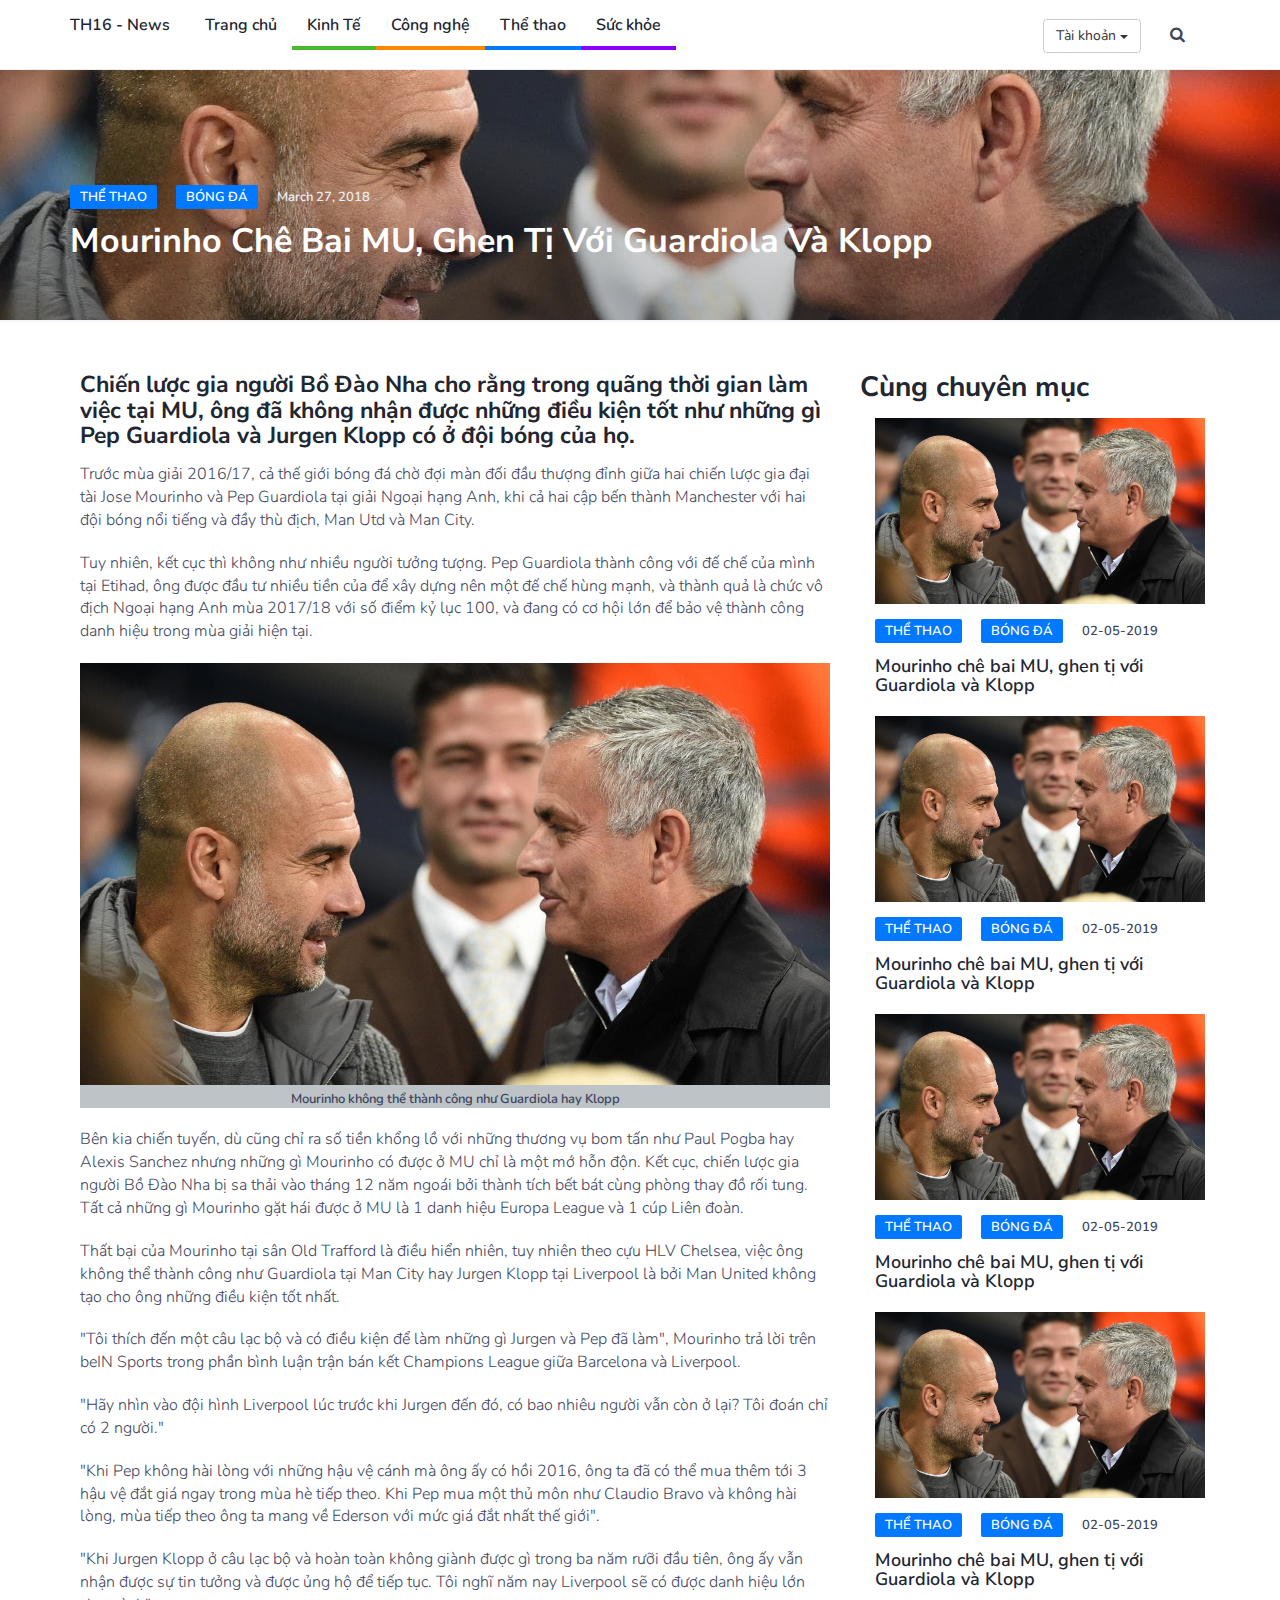
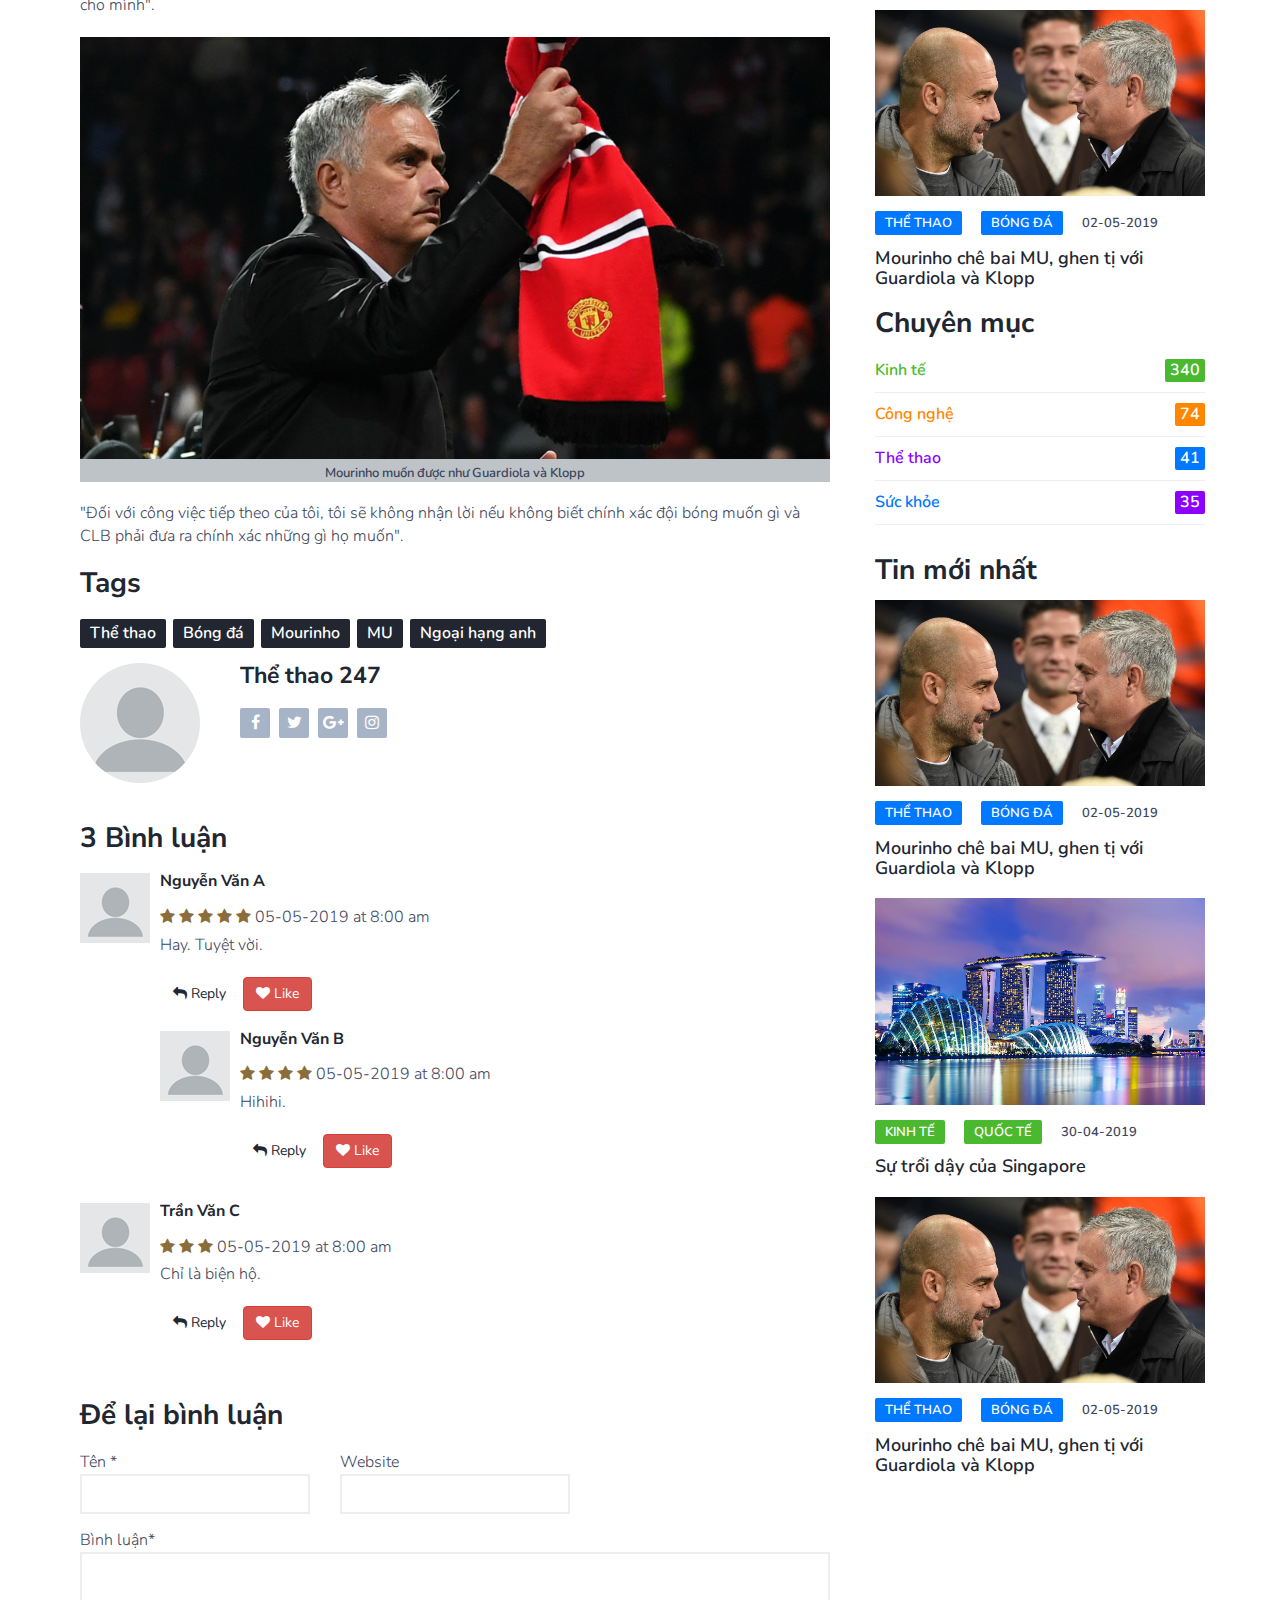
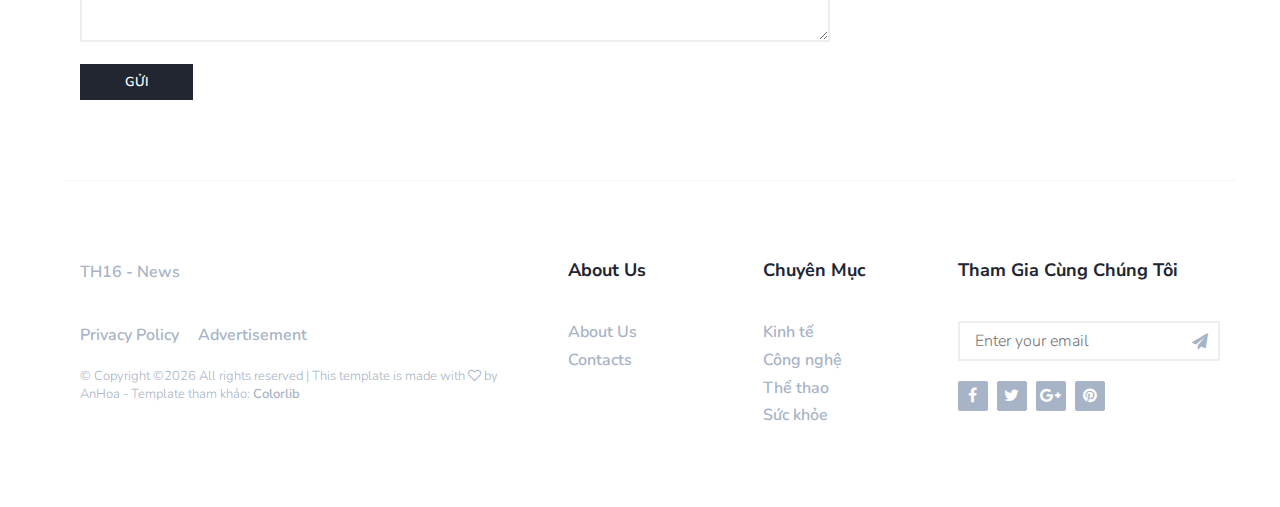
<file: pagechitiet.html>
<!DOCTYPE html>
<html>
<head>
	<meta charset="utf-8">
		<meta http-equiv="X-UA-Compatible" content="IE=edge">
		<meta name="viewport" content="width=device-width, initial-scale=1">
		 <!-- The above 3 meta tags *must* come first in the head; any other head content must come *after* these tags -->

		<title>Báo Điện Tử TH16 - News</title>

		<!-- Bootstrap -->
		<link type="text/css" rel="stylesheet" href="css/bootstrap.min.css"/>

		<!-- Custom stlylesheet -->
		<link type="text/css" rel="stylesheet" href="css/style.css"/>

		<link href="https://fonts.googleapis.com/css?family=Nunito+Sans:700%7CNunito:300,600" rel="stylesheet"> 

		<link rel="stylesheet" href="css/font-awesome.min.css">
</head>
<body>
	<header>
		<div id="nav">
		<div id="nav-fixed">
					<div class="container">
						<!-- logo -->
						<div class="nav-logo">
							<a href="index.html" class="logo">TH16 - News</a>
						</div>
						<!-- /logo -->

						<!-- nav -->
							<ul class="nav-menu nav navbar-nav">
								<li><a href="index.html">Trang chủ</a></li>
								<li class="cat-1"><a href="pagecategory.html">Kinh Tế</a>

								<ul>
								<li class="cat-1"><a href="pagecategory2.html">Trong nước</a></li>
								<li class="cat-1"><a href="pagecategory2.html">Quốc tế</a></li>
								<li class="cat-1"><a href="pagecategory2.html">Thị trường</a></li>
							
								</ul></li>
								<li class="cat-2"><a href="pagecategory.html">Công nghệ</a>
								<ul>
								<li class="cat-2"><a href="pagecategory2.html">Sản phẩm mới</a></li>
								<li class="cat-2"><a href="pagecategory2.html">Đánh giá sản phẩm</a></li>
								<li class="cat-2"><a href="pagecategory2.html">Game</a></li>
								</ul></li>
								<li class="cat-3"><a href="pagecategory.html">Thể thao</a>
								<ul>
								<li class="cat-3"><a href="pagecategory2.html">Bóng đá</a></li>
								<li class="cat-3"><a href="pagecategory2.html">Bóng rổ</a></li>
								<li class="cat-3"><a href="pagecategory2.html">Bóng chuyền</a></li>
								<li class="cat-3"><a href="pagecategory2.html">Quần vợt</a></li>
								</ul>
								</li>
								<li class="cat-4"><a href="pagecategory.html">Sức khỏe</a>
								<ul>
								<li class="cat-4"><a href="pagecategory2.html">Các bệnh</a></li>
								<li class="cat-4"><a href="pagecategory2.html">Khỏe đẹp</a></li>
								<li class="cat-4"><a href="pagecategory2.html">Tư vấn</a></li>
								<li class="cat-4"><a href="pagecategory2.html">Thực đơn</a></li>
								</ul></li>
							</ul>
						<!-- /nav -->

						<!-- search & aside toggle -->
						<div class="nav-btns">
							<div class="btn-group">
							  <button type="button" class="btn btn-default dropdown-toggle" data-toggle="dropdown">
							    Tài khoản <span class="caret"></span>
							  </button>
							  <ul class="dropdown-menu" role="menu">
							    <li><a href="login.html">Đăng nhập</a></li>
							    <li><a href="signup.html">Đăng ký</a></li>
							    <li><a href="qltaikhoan.html">Quản lý tài khoản</a></li>
							    <li><a href="dangbai.html">Viết bài</a></li>
							  </ul>
							</div>
							<button class="search-btn"><i class="fa fa-search"></i></button>
							<div class="search-form">
								<input class="search-input" type="text" name="search" placeholder="Enter Your Search ...">
								<button class="search-close"><i class="fa fa-times"></i></button>
							</div>
						</div>
						<!-- /search & aside toggle -->
					</div>
				</div>
			</div>
						<!-- Page Header -->
						<div id="post-header" class="page-header">
							<div class="background-img" style="background-image: url('./img/bia-bongda1.jpg');"></div>
							<div class="container">
								<div class="row">
									<div class="col-md-10">
										<div class="post-meta">
											<a class="post-category cat-3" href="pagecategory.html">Thể thao</a>
											<a class="post-category cat-3" href="pagecategory2.html">Bóng đá</a>
											<span class="post-date">March 27, 2018</span>
										</div>
										<h1>Mourinho chê bai MU, ghen tị với Guardiola và Klopp</h1>
									</div>
								</div>
							</div>
						</div>
						<!-- /Page Header -->
			</header>

			<div class="section">	
			<div class="container">
				<div class="row">
					<div class="col-md-8">
							<div class="post-main">
								<h3>Chiến lược gia người Bồ Đào Nha cho rằng trong quãng thời gian làm việc tại MU, ông đã không nhận được những điều kiện tốt như những gì Pep Guardiola và Jurgen Klopp có ở đội bóng của họ.</h3>
								<p>Trước mùa giải 2016/17, cả thế giới bóng đá chờ đợi màn đối đầu thượng đỉnh giữa hai chiến lược gia đại tài Jose Mourinho và Pep Guardiola tại giải Ngoại hạng Anh, khi cả hai cập bến thành Manchester với hai đội bóng nổi tiếng và đầy thù địch, Man Utd và Man City.</p>
								<p>Tuy nhiên, kết cục thì không như nhiều người tưởng tượng. Pep Guardiola thành công với đế chế của mình tại Etihad, ông được đầu tư nhiều tiền của để xây dựng nên một đế chế hùng mạnh, và thành quả là chức vô địch Ngoại hạng Anh mùa 2017/18 với số điểm kỷ lục 100, và đang có cơ hội lớn để bảo vệ thành công danh hiệu trong mùa giải hiện tại.</p>
								<figure class="figure-img">
									<img class="img-responsive" src="./img/bia-bongda1.jpg" alt="">
									<figcaption>Mourinho không thể thành công như Guardiola hay Klopp</figcaption>
								</figure>
								<p>Bên kia chiến tuyến, dù cũng chỉ ra số tiền khổng lồ với những thương vụ bom tấn như Paul Pogba hay Alexis Sanchez nhưng những gì Mourinho có được ở MU chỉ là một mớ hỗn độn. Kết cục, chiến lược gia người Bồ Đào Nha bị sa thải vào tháng 12 năm ngoái bởi thành tích bết bát cùng phòng thay đồ rối tung. Tất cả những gì Mourinho gặt hái được ở MU là 1 danh hiệu Europa League và 1 cúp Liên đoàn.</p>
								<p>Thất bại của Mourinho tại sân Old Trafford là điều hiển nhiên, tuy nhiên theo cựu HLV Chelsea, việc ông không thể thành công như Guardiola tại Man City hay Jurgen Klopp tại Liverpool là bởi Man United không tạo cho ông những điều kiện tốt nhất.</p>
								<p>"Tôi thích đến một câu lạc bộ và có điều kiện để làm những gì Jurgen và Pep đã làm", Mourinho trả lời trên beIN Sports trong phần bình luận trận bán kết Champions League giữa Barcelona và Liverpool.</p>
								<p>"Hãy nhìn vào đội hình Liverpool lúc trước khi Jurgen đến đó, có bao nhiêu người vẫn còn ở lại? Tôi đoán chỉ có 2 người."</p>
								<p>"Khi Pep không hài lòng với những hậu vệ cánh mà ông ấy có hồi 2016, ông ta đã có thể mua thêm tới 3 hậu vệ đắt giá ngay trong mùa hè tiếp theo. Khi Pep mua một thủ môn như Claudio Bravo và không hài lòng, mùa tiếp theo ông ta mang về Ederson với mức giá đắt nhất thế giới".</p>
								<p>"Khi Jurgen Klopp ở câu lạc bộ và hoàn toàn không giành được gì trong ba năm rưỡi đầu tiên, ông ấy vẫn nhận được sự tin tưởng và được ủng hộ để tiếp tục. Tôi nghĩ năm nay Liverpool sẽ có được danh hiệu lớn cho mình".</p>
								<figure class="figure-img">
									<img class="img-responsive" src="./img/bongda1.1.jpg" alt="">
									<figcaption>Mourinho muốn được như Guardiola và Klopp</figcaption>
								</figure>
								<p>"Đối với công việc tiếp theo của tôi, tôi sẽ không nhận lời nếu không biết chính xác đội bóng muốn gì và CLB phải đưa ra chính xác những gì họ muốn".</p>
							</div>


						<!-- tags -->
						<div class="aside-widget">
							<div class="section-title">
							<h2 href="#">Tags</h2>
							</div>
							<div class="tags-widget">
								<ul>
									<li><a href="dsbaiviettag.html">Thể thao</a></li>
									<li><a href="dsbaiviettag.html">Bóng đá</a></li>
									<li><a href="dsbaiviettag.html">Mourinho</a></li>
									<li><a href="dsbaiviettag.html">MU</a></li>
									<li><a href="dsbaiviettag.html">Ngoại hạng anh</a></li>
				
								</ul>
							</div>
						</div>
						<!-- author -->
						<div class="section-row">
							<div class="post-author">
								<div class="media">
									<div class="media-left">
										<img class="media-object" src="./img/author.png" alt="">
									</div>
									<div class="media-body">
										<div class="media-heading">
											<h3>Thể thao 247</h3>
										</div>
										<p></p>
										<ul class="author-social">
											<li><a href="#"><i class="fa fa-facebook"></i></a></li>
											<li><a href="#"><i class="fa fa-twitter"></i></a></li>
											<li><a href="#"><i class="fa fa-google-plus"></i></a></li>
											<li><a href="#"><i class="fa fa-instagram"></i></a></li>
										</ul>
									</div>
								</div>
							</div>
						</div>
						<!-- /author -->	
				<!-- comments -->
						<div class="section-row">
							<div class="section-title">
								<h2>3 Bình luận</h2>
							</div>

							<div class="post-comments">
								<!-- comment -->
								<div class="media">
									<div class="media-left">
										<img class="media-object" src="./img/avatar.png" alt="">
									</div>
									<div class="media-body">
										<div class="media-heading">
											<h4>Nguyễn Văn A</h4>
											<span class="float-right"><i class="text-warning fa fa-star"></i></span>
							                        <span><i class="text-warning fa fa-star"></i></span>
							        	            <span><i class="text-warning fa fa-star"></i></span>
							        	            <span><i class="text-warning fa fa-star"></i></span>
							        	            <span><i class="text-warning fa fa-star"></i></span>
											<span class="time">05-05-2019 at 8:00 am</span>
										</div>
										<p>Hay. Tuyệt vời.</p>
										<p>
					        	            <a class="float-right btn btn-outline-primary ml-2"> <i class="fa fa-reply"></i> Reply</a>
					        	            <a class="float-right btn text-white btn-danger"> <i class="fa fa-heart"></i> Like</a>
					        	       </p>

										<!-- comment -->
										<div class="media">
											<div class="media-left">
												<img class="media-object" src="./img/avatar.png" alt="">
											</div>
											<div class="media-body">
												<div class="media-heading">
													<h4>Nguyễn Văn B</h4>
													<span><i class="text-warning fa fa-star"></i></span>
							                        <span><i class="text-warning fa fa-star"></i></span>
							        	            <span><i class="text-warning fa fa-star"></i></span>
							        	            <span><i class="text-warning fa fa-star"></i></span>
													<span class="time">05-05-2019 at 8:00 am</span>
												</div>
												<p>Hihihi.</p>
												<p>
							        	            <a class="btn btn-outline-primary ml-2"> <i class="fa fa-reply"></i> Reply</a>
							        	            <a class="btn text-white btn-danger"> <i class="fa fa-heart"></i> Like</a>
							        	       </p>
											</div>
										</div>
										<!-- /comment -->
									</div>
								</div>
								<!-- /comment -->

								<!-- comment -->
								<div class="media">
									<div class="media-left">
										<img class="media-object" src="./img/avatar.png" alt="">
									</div>
									<div class="media-body">
										<div class="media-heading">
											<h4>Trần Văn C</h4>
											<span><i class="text-warning fa fa-star"></i></span>
							                        <span><i class="text-warning fa fa-star"></i></span>
							        	            <span><i class="text-warning fa fa-star"></i></span>
											<span class="time">05-05-2019 at 8:00 am</span>
										</div>
										<p>Chỉ là biện hộ.</p>
										<p>
					        	            <a class="btn btn-outline-primary"> <i class="fa fa-reply"></i> Reply</a>
					        	            <a class="btn text-white btn-danger"> <i class="fa fa-heart"></i> Like</a>
					        	       </p>
									</div>
								</div>
								<!-- /comment -->
							</div>
						</div>
						<!-- /comments -->
						<!-- reply -->
						<div class="section-row">
							<div class="section-title">
								<h2>Để lại bình luận</h2>
							</div>
							<form class="post-reply">
								<div class="row">
									<div class="col-md-4">
										<div class="form-group">
											<span>Tên *</span>
											<input class="input" type="text" name="name">
										</div>
									</div>
									<div class="col-md-4">
										<div class="form-group">
											<span>Website</span>
											<input class="input" type="text" name="website">
										</div>
									</div>
									<div class="col-md-12">
										<div class="form-group">
											<span>Bình luận*</span>
											<textarea class="input" name="message" placeholder=""></textarea>
										</div>
										<button class="pr-button">Gửi</button>
									</div>
								</div>
							</form>
						</div>
						<!-- /reply -->
							
					</div>
					<div class="col-md-4">
						<div class="section-tiltle">
							<h2>Cùng chuyên mục</h2>
						</div>
						<div class="col-md-12">
						<div class="post">
							<a class="post-img" href="pagechitiet.html"><img src="./img/bia-bongda1.jpg" alt=""></a>
							<div class="post-body">
								<div class="post-meta">
									<a class="post-category cat-3" href="pagecategory.html">Thể thao</a>
									<a class="post-category cat-3" href="pagecategory2.html">Bóng đá</a>
									<span class="post-date">02-05-2019</span>
								</div>
								<h3 class="post-title"><a href="pagechitiet.html">Mourinho chê bai MU, ghen tị với Guardiola và Klopp</a></h3>
							</div>
						</div>
						
						<div class="post">
							<a class="post-img" href="pagechitiet.html"><img src="./img/bia-bongda1.jpg" alt=""></a>
							<div class="post-body">
								<div class="post-meta">
									<a class="post-category cat-3" href="pagecategory.html">Thể thao</a>
									<a class="post-category cat-3" href="pagecategory2.html">Bóng đá</a>
									<span class="post-date">02-05-2019</span>
								</div>
								<h3 class="post-title"><a href="pagechitiet.html">Mourinho chê bai MU, ghen tị với Guardiola và Klopp</a></h3>
							</div>
						</div>

						<div class="post">
							<a class="post-img" href="pagechitiet.html"><img src="./img/bia-bongda1.jpg" alt=""></a>
							<div class="post-body">
								<div class="post-meta">
									<a class="post-category cat-3" href="pagecategory.html">Thể thao</a>
									<a class="post-category cat-3" href="pagecategory2.html">Bóng đá</a>
									<span class="post-date">02-05-2019</span>
								</div>
								<h3 class="post-title"><a href="pagechitiet.html">Mourinho chê bai MU, ghen tị với Guardiola và Klopp</a></h3>
							</div>
						</div>

						<div class="post">
							<a class="post-img" href="pagechitiet.html"><img src="./img/bia-bongda1.jpg" alt=""></a>
							<div class="post-body">
								<div class="post-meta">
									<a class="post-category cat-3" href="pagecategory.html">Thể thao</a>
									<a class="post-category cat-3" href="pagecategory2.html">Bóng đá</a>
									<span class="post-date">02-05-2019</span>
								</div>
								<h3 class="post-title"><a href="pagechitiet.html">Mourinho chê bai MU, ghen tị với Guardiola và Klopp</a></h3>
							</div>
						</div>

						<div class="post">
							<a class="post-img" href="pagechitiet.html"><img src="./img/bia-bongda1.jpg" alt=""></a>
							<div class="post-body">
								<div class="post-meta">
									<a class="post-category cat-3" href="pagecategory.html">Thể thao</a>
									<a class="post-category cat-3" href="pagecategory2.html">Bóng đá</a>
									<span class="post-date">02-05-2019</span>
								</div>
								<h3 class="post-title"><a href="pagechitiet.html">Mourinho chê bai MU, ghen tị với Guardiola và Klopp</a></h3>
							</div>
						</div>
						<!-- /catagories -->
						<div class="aside-widget">
							<div class="section-title">
								<h2>Chuyên mục</h2>
							</div>
							<div class="category-widget">
								<ul>
									<li><a href="pagecategory.html" class="cat-1">Kinh tế<span>340</span></a></li>
									<li><a href="pagecategory.html" class="cat-2">Công nghệ<span>74</span></a></li>
									<li><a href="pagecategory.html" class="cat-4">Thể thao<span>41</span></a></li>
									<li><a href="pagecategory.html" class="cat-3">Sức khỏe<span>35</span></a></li>
								</ul>
							</div>
						</div>
						<div class="section-tiltle">
							<h2>Tin mới nhất</h2>
						<div class="post">
							<a class="post-img" href="pagechitiet.html"><img src="./img/bia-bongda1.jpg" alt=""></a>
							<div class="post-body">
								<div class="post-meta">
									<a class="post-category cat-3" href="pagecategory.html">Thể thao</a>
									<a class="post-category cat-3" href="pagecategory2.html">Bóng đá</a>
									<span class="post-date">02-05-2019</span>
								</div>
								<h3 class="post-title"><a href="pagechitiet.html">Mourinho chê bai MU, ghen tị với Guardiola và Klopp</a></h3>
							</div>
						</div>
						<!--post-->
							<div class="post">
								<a class="post-img" href="pagechitiet.html"><img src="./img/quocte.jpg" alt=""></a>
								<div class="post-body">
									<div class="post-meta">
										<a class="post-category cat-1" href="pagecategory.html">Kinh tế</a>
										<a class="post-category cat-1" href="pagecategory2.html">Quốc tế</a>
										<span class="post-date">30-04-2019</span>
									</div>
									<h3 class="post-title"><a href="pagechitiet.html">Sự trổi dậy của Singapore</a></h3>
								</div>
							</div>
						<!--post-->
						<div class="post">
							<a class="post-img" href="pagechitiet.html"><img src="./img/bia-bongda1.jpg" alt=""></a>
							<div class="post-body">
								<div class="post-meta">
									<a class="post-category cat-3" href="pagecategory.html">Thể thao</a>
									<a class="post-category cat-3" href="pagecategory2.html">Bóng đá</a>
									<span class="post-date">02-05-2019</span>
								</div>
								<h3 class="post-title"><a href="pagechitiet.html">Mourinho chê bai MU, ghen tị với Guardiola và Klopp</a></h3>
							</div>
						</div>
						
					</div>				
					</div>

				</div>				
					<!--x-->

			</div>				
			</div>



			<!-- Footer -->
		<footer id="footer">
			<!-- container -->
			<div class="container">
				<!-- row -->
				<div class="row">
					<div class="col-md-5">
						<div class="footer-widget">
							<div class="footer-logo">
								<a href="index.html" class="logo">TH16 - News</a>
							</div>
							<ul class="footer-nav">
								<li><a href="#">Privacy Policy</a></li>
								<li><a href="#">Advertisement</a></li>
							</ul>
							<div class="footer-copyright">
								<span>&copy; <!-- Link back to Colorlib can't be removed. Template is licensed under CC BY 3.0. -->
Copyright &copy;<script>document.write(new Date().getFullYear());</script> All rights reserved | This template is made with <i class="fa fa-heart-o" aria-hidden="true"></i> by AnHoa - Template tham khảo: <a href="https://colorlib.com" target="_blank">Colorlib</a>
<!-- Link back to Colorlib can't be removed. Template is licensed under CC BY 3.0. --></span>
							</div>
						</div>
					</div>

					<div class="col-md-4">
						<div class="row">
							<div class="col-md-6">
								<div class="footer-widget">
									<h3 class="footer-title">About Us</h3>
									<ul class="footer-links">
										<li><a href="about.html">About Us</a></li>
										
										<li><a href="contact.html">Contacts</a></li>
									</ul>
								</div>
							</div>
							<div class="col-md-6">
								<div class="footer-widget">
									<h3 class="footer-title">Chuyên mục</h3>
									<ul class="footer-links">
										<li><a href="pagecategory.html">Kinh tế</a></li>
										<li><a href="pagecategory.html">Công nghệ</a></li>
										<li><a href="pagecategory.html">Thể thao</a></li>
										
										<li><a href="pagecategory.html">Sức khỏe</a></li>
									</ul>
								</div>
							</div>
						</div>
					</div>

					<div class="col-md-3">
						<div class="footer-widget">
							<h3 class="footer-title">Tham gia cùng chúng tôi</h3>
							<div class="footer-newsletter">
								<form>
									<input class="input" type="email" name="newsletter" placeholder="Enter your email">
									<button class="newsletter-btn"><i class="fa fa-paper-plane"></i></button>
								</form>
							</div>
							<ul class="footer-social">
								<li><a href="#"><i class="fa fa-facebook"></i></a></li>
								<li><a href="#"><i class="fa fa-twitter"></i></a></li>
								<li><a href="#"><i class="fa fa-google-plus"></i></a></li>
								<li><a href="#"><i class="fa fa-pinterest"></i></a></li>
							</ul>
						</div>
					</div>

				</div>
				<!-- /row -->
			</div>
			<!-- /container -->
		</footer>
		<!-- /Footer -->

		<!-- jQuery Plugins -->
		<script src="js/jquery.min.js"></script>
		<script src="js/bootstrap.min.js"></script>
		<script src="js/main.js"></script>
</body>
</html>
</file>
<file: css/style.css>
body {
     font-family: 'Nunito', sans-serif;
     font-size: 16px;
     font-weight: 300;
     color: #3d455c;
     margin: 0;
     padding: 0;
     overflow-x: hidden;
}
 h1, h2, h3, h4, h5, h6 {
     font-family: 'Nunito Sans', sans-serif;
     font-weight: 700;
     color: #212631;
     margin: 0px 0px 15px;
}
 h1 {
     font-size: 34px;
}
 h2 {
     font-size: 28px;
}
 h3 {
     font-size: 23px;
}
 h4 {
     font-size: 16px;
}
 a {
     font-weight: 600;
     color: #212631;
     text-decoration: none;
}
 a:hover, a:focus{
     color: blue;
     text-decoration: none;
     outline: none;
}
 p {
     margin: 0px 0px 20px;
}
 ul,ol{
     margin: 0;
     padding: 0;
     list-style: none 
}
 ul.list-style, ol.list-style {
     padding-left: 15px;
     margin-bottom: 10px;
}
 ul.list-style {
     list-style-type: disc;
}
 ol.list-style {
     list-style-type: decimal;
}
 blockquote.blockquote {
     position:relative;
     border-left:0;
     font-weight:600;
     margin-bottom:10px;
	 padding: 20px;
}

textarea.input {
     height: 90px;
     padding: 15px;
     }

.input {
     height: 40px;
     border: 2px solid #eceef2;
     width: 100%;
     padding: 0px 15px;
     -webkit-transition: 0.2s border;
     transition: 0.2s border;
}
 .input:focus {
     border-color: #3d455c;
}

#nav
{
     height: 50px;
}

 #nav:after {
     content: "";
     position: fixed;
     left: 0;
     right: 0;
     bottom: 0;
     top: 0;
     background-color: rgba(33, 38, 49, 0.5);
     z-index: 90;
     opacity: 0;
     visibility: hidden;
     -webkit-transition: 0.2s all;
     transition: 0.2s all;
}
 #nav.shadow-active:after {
     opacity: 1;
     visibility: visible;
}
 #nav-fixed {
     position: fixed;
     left: 0;
     right: 0;
     top: 0;
     z-index: 90;
     background-color: #FFF;
     -webkit-box-shadow: 0px -1px 0px 0px #eceef2 inset;
     box-shadow: 0px -1px 0px 0px #eceef2 inset;
}
 #nav-fixed.slide-down {
     -webkit-animation: slide-down 0.3s;
     animation: slide-down 0.3s;
}
 #nav-fixed.slide-up {
     -webkit-animation: slide-up 0.3s;
     animation: slide-up 0.3s;
     -webkit-animation-fill-mode: forwards;
     animation-fill-mode: forwards;
}
 @-webkit-keyframes slide-down {
     from {
         -webkit-transform:translateY(-100%);
         transform:translateY(-100%);
    }
     to {
         -webkit-transform:translateY(0%);
         transform:translateY(0%);
    }
}
 @keyframes slide-down {
     from {
         -webkit-transform:translateY(-100%);
         transform:translateY(-100%);
    }
     to {
         -webkit-transform:translateY(0%);
         transform:translateY(0%);
    }
}
 @-webkit-keyframes slide-up {
     from {
         -webkit-transform:translateY(0%);
         transform:translateY(0%);
    }
     to {
         -webkit-transform:translateY(-100%);
         transform:translateY(-100%);
    }
}
 @keyframes slide-up {
     from {
         -webkit-transform:translateY(0%);
         transform:translateY(0%);
    }
     to {
         -webkit-transform:translateY(-100%);
         transform:translateY(-100%);
    }
}

#nav .container{
     position: relative;
}
/*----------------------------*\
     logo
\*----------------------------*/
 .nav-logo {
     float:left;
}
 .nav-logo .logo {
     line-height: 50px;
     display:inline-block;
}

/*----------------------------*\
     menu
\*----------------------------*/
 .nav-menu {
     margin-left: 20px;
}

.nav-menu ul li{
     padding: 10px 10px;
     background: #EEEEEE; 
}

.nav-menu li ul
{
     display: none;
     position: absolute;
     width: 150%;
}

.nav-menu li:hover >ul
{
     display: block;     
}

.nav-menu li a:after {
     content: '';
     position: absolute;
     left: 0;
     right: 0;
     bottom: 0px;
     width: 100%;
     height: 4px;
     -webkit-transition: 0.2s width;
     transition: 0.2s width;
}

 .nav-menu li.cat-1 a:after {
     background-color: #4BB92F;
}
 .nav-menu li.cat-2 a:after {
     background-color: #ff8700;
}
 .nav-menu li.cat-3 a:after {
     background-color: #0078ff;
}
 .nav-menu li.cat-4 a:after {
     background-color: #8d00ff;
}
 .nav-menu li.cat-1 a:hover, .nav-menu li.cat-1 a:focus {
     color: #4BB92F;
}
 .nav-menu li.cat-2 a:hover, .nav-menu li.cat-2 a:focus {
     color: #ff8700;
}
 .nav-menu li.cat-3 a:hover, .nav-menu li.cat-3 a:focus {
     color: #0078ff;
}
 .nav-menu li.cat-4 a:hover, .nav-menu li.cat-4 a:focus {
     color: #8d00ff;
}

.post {
     margin-bottom: 20px;
}
 .post .post-img {
     display: block;
     -webkit-transition: 0.2s opacity;
     transition: 0.2s opacity;
}

 .post .post-img:hover, .post .post-img:focus {
     opacity: 0.9;
}
 .post .post-img > img {
     width: 100%;
}
 .post .post-meta {
     margin-top: 15px;
     margin-bottom: 15px;
}
 .post-meta .post-category {
     font-size: 13px;
     text-transform: uppercase;
     padding: 3px 10px;
     font-weight: 600;
     border-radius: 2px;
     margin-right: 15px;
     color: #FFF;
     background-color: #212631;
     -webkit-transition: 0.2s opacity;
     transition: 0.2s opacity;
}
 .post-meta .post-category:hover, .post-meta .post-category:focus {
     text-decoration: none;
     opacity: 0.9;
}
 .post-meta .post-category.cat-1 {
     background-color: #4BB92F;
}
 .post-meta .post-category.cat-2 {
     background-color: #ff8700;
}
 .post-meta .post-category.cat-3 {
     background-color: #0078ff;
}
 .post-meta .post-category.cat-4 {
     background-color: #8d00ff;
}
 .post-meta .post-date {
     font-size: 13px;
     font-weight: 600;
}
 .post .post-title {
     font-size: 18px;
     margin-bottom: 0px;
}
 .post-tags li {
     display:inline-block;
     margin-right:3px;
     margin-bottom:5px;
}
 .post-tags li a {
     display:block;
     color:#fff;
     background-color: #212631;
     padding:3px 10px;
     font-weight:600;
     border-radius:2px;
     -webkit-transition:0.2s opacity;
     transition:0.2s opacity;
}

.section {
     padding-top: 50px;
     padding-left: 20px;
}

 .section .section-title {
     margin-bottom: 20px;
}

}
 .section .section-title h2 {
     text-transform: capitalize;
     font-size: 28px;
}

 .section-row {
     margin-bottom:40px;
}
/*----------------------------*\
     post thumb
\*----------------------------*/
 .post.post-thumb {
     position: relative;
}
 .post.post-thumb .post-img:after {
     content: '';
     position: absolute;
     left: 0;
     right: 0;
     bottom: 0;
     top: 0;
     background: -webkit-gradient(linear, left bottom, left top, from(rgba(33, 38, 49, 0.3)), to(transparent));
     background: linear-gradient(to top, rgba(33, 38, 49, 0.3) 0%, transparent 100%);
}
 .post.post-thumb .post-body {
     position: absolute;
     bottom: 0px;
     padding: 20px 15px;
}
 .post.post-thumb .post-meta .post-date {
     color: #eceef2;
}
 .post.post-thumb .post-title {
     font-size: 22px;
}
 .post.post-thumb .post-title > a {
     color: #FFF;
}


/*----------------------------*\
     category
\*----------------------------*/

 .category-widget ul li {
     display:block;
     padding-bottom: 10px;
     border-bottom: 1px solid #eceef2;
}

 .category-widget .top-cat ul li {
     text-align: center;
}

 .category-widget ul li ul li{
     padding-bottom: 0px;
     border-bottom: none;
}
 
 .category-widget ul li + li {
     margin-top:10px;
}

 .category-widget ul li > a{   
     font-weight:600;
     font-size:16px;
     margin: center;
}



.category-widget ul li:last-child
 {
     margin-bottom: 20px;
 }
 .category-widget li ul
 {
     display: none;
 }
  .category-widget li:hover > ul
 {
     display: block;
 }

.category-widget ul li > a.cat-1, .category-widget ul li > a.cat-1:hover, .category-widget ul li > a.cat-1:focus {
     color: #4BB92F;
}
.category-widget ul li > a.cat-2, .category-widget ul li > a.cat-2:hover, .category-widget ul li > a.cat-2:focus {
     color: #ff8700;
}
 .category-widget ul li > a.cat-3,.category-widget ul li > a.cat-3:hover, .category-widget ul li > a.cat-3:focus {
     color: #0078ff;
}
 .category-widget ul li > a.cat-4, .category-widget ul li > a.cat-4:hover, .category-widget ul li > a.cat-4:focus {
     color: #8d00ff;
}


 .category-widget ul li > a > span {
     float:right;
     color:#fff;
     background-color: #212631;
     padding:0px 5px;
     font-weight:600;
     border-radius:2px;
}
 .category-widget ul li > a.cat-1 > span {
     background-color: #4BB92F;
}
 .category-widget ul li > a.cat-2 > span {
     background-color: #ff8700;
}
 .category-widget ul li > a.cat-3 > span {
     background-color: #8d00ff;
}
 .category-widget ul li > a.cat-4 > span {
     background-color: #0078ff;
}

/*----------------------------*\
     tags
\*----------------------------*/
 .tags-widget ul li {
     display:inline-block;
     margin-right:3px;
     margin-bottom:5px;
}
 .tags-widget ul li a {
     display:block;
     color:#fff;
     background-color: #212631;
     padding:3px 10px;
     font-weight:600;
     border-radius:2px;
     -webkit-transition:0.2s opacity;
     transition:0.2s opacity;
}
 .tags-widget ul li a:hover, .tags-widget ul li a:focus {
     opacity:0.9;
     color:#fff;
     text-decoration:none;
}


/*----------------------------*\
     post row
\*----------------------------*/
 .post.post-row:after {
     content: '';
     display: block;
     clear: both;
}
 .post.post-row .post-img {
     width: 40%;
     float: left;
}
 .post.post-row .post-body {
     margin-left: calc(40% + 30px);
}
 .post.post-row .post-meta {
     margin-top: 0px;
}
 .post.post-row .post-title {
     margin-bottom: 15px;
}

.pr-button {
     padding: 9px 45px;
     border: none;
     background-color: #212631;
     font-weight: 600;
     text-transform: uppercase;
     font-size: 13px;
     color: #fff;
     -webkit-transition: 0.2s opacity;
     transition: 0.2s opacity;
}
.pr-button.duyet-button
{
     background-color: blue;
     width: 50%
}
.pr-button.tuchoi-button
{
     background-color: red;
     width: 50%;    
}
 .pr-button:hover,.pr-button:focus {
     color: #fff;
     opacity: 0.5;
}

/*=========================================================
     FOOTER
===========================================================*/

 #footer {
     padding-bottom: 40px;
     margin-top: 40px;
}
 #footer .container{
     padding-top: 80px;
     border-top: 1px solid #F4f4f9;
}
 .footer-widget {
     margin-bottom: 40px;
}
 .footer-widget .footer-title {
     margin-bottom: 40px;
     text-transform: capitalize;
     font-size: 18px;
}
 .footer-widget a {
     color: #a7b3c6;
     -webkit-transition: 0.2s color;
     transition: 0.2s color;
}
 .footer-widget a:hover, .footer-widget a:focus {
     text-decoration: none;
     color: #212631;
}
 .footer-logo {
     margin-bottom: 40px;
}
 .footer-nav li {
     display: inline-block;
     margin-right: 15px;
}
 .footer-links li + li {
     margin-top: 5px;
}
 .footer-copyright {
     margin-top: 20px;
     color: #a7b3c6;
     font-size: 13px;
}
 .footer-newsletter form {
     position: relative;
}
 .footer-newsletter form > input.input {
     padding-right: 55px;
}
 .footer-newsletter form > .newsletter-btn {
     position: absolute;
     top: 0;
     right: 0;
     height: 40px;
     line-height: 40px;
     width: 40px;
     text-align: center;
     color: #a7b3c6;
     background: transparent;
     border: none;
     border-radius: 0px 2px 2px 0px;
     -webkit-transition: 0.2s opacity;
     transition: 0.2s opacity;
}
 .footer-newsletter form > .newsletter-btn:hover {
     opacity: 0.9;
}
 .footer-social {
     margin-top: 20px;
}
 .footer-social li {
     display: inline-block;
     margin-right: 5px;
}
 .footer-social li > a {
     display: block;
     width: 30px;
     height: 30px;
     line-height: 30px;
     text-align: center;
     background-color: #a7b3c6;
     color: #FFF;
     border-radius: 2px;
     -webkit-transition: 0.2s opacity;
     transition: 0.2s opacity;
}
 .footer-social li > a:hover, .footer-social li > a:focus {
     color: #FFF;
     opacity: 0.9;
}


 /*----------------------------*\
     search
\*----------------------------*/
 .nav-btns {
     float:right;
}
 .nav-btns > button {
     padding: 25px 25px;
     border: none;
     line-height: 20px;
     background: transparent;
}
 .nav-btns .search-form {
     position: absolute;
     left: 0;
     right: 0;
     top: 0;
     bottom: 0px;
     padding: 0px 15px;
     opacity: 0;
     visibility: hidden;
     -webkit-transition: 0.3s all;
     transition: 0.3s all;
}
 .nav-btns .search-form.active {
     opacity: 1;
     visibility: visible;
}
 .nav-btns .search-form .search-input {
     height: 100%;
     width: 100%;
     border: none;
     background: #FFF;
     padding: 0px;
     font-weight: 600;
}
 .nav-btns .search-form .search-close {
     position: absolute;
     top: 50%;
     right: 15px;
     -webkit-transform: translateY(-50%);
     -ms-transform: translateY(-50%);
     transform: translateY(-50%);
     border: none;
     background: transparent;
     line-height: 20px;
     color: #212631;
     font-size: 22px;
     padding: 0;
}
/*----------------------------*\
     nav aside
\*----------------------------*/
 #nav-aside {
     position: fixed;
     right: 0;
     top: 0;
     bottom: 0;
     background-color: #fff;
     max-width: 360px;
     width: 100%;
     padding: 80px 20px;
     overflow-y: scroll;
     z-index: 99;
     -webkit-transform: translateX(100%);
     -ms-transform: translateX(100%);
     transform: translateX(100%);
     -webkit-transition: 0.3s all;
     transition: 0.3s all;
}
 #nav-aside.active {
     -webkit-transform: translateX(0%);
     -ms-transform: translateX(0%);
     transform: translateX(0%);
}
 .nav-aside-menu li a {
     font-family: 'Nunito Sans', sans-serif;
     font-weight:700;
     font-size:23px;
}
 .nav-aside-social li {
     display: inline-block;
}
 .nav-aside-social li > a {
     display: block;
     width: 30px;
     height: 30px;
     line-height: 30px;
     text-align: center;
     background-color: #212631;
     color: #FFF;
     border-radius: 2px;
     margin-right: 5px;
     -webkit-transition: 0.2s opacity;
     transition: 0.2s opacity;
}
 .nav-aside-social li > a:hover, .nav-aside-social li > a:focus {
     opacity: 0.9;
}
 .nav-aside-close {
     position: absolute;
     top: 0px;
     right: 0px;
     height: 70px;
     width: 70px;
     line-height: 70px;
     text-align: center;
     background-color: transparent;
     color: #212631;
     border: none;
     font-size: 22px;
     border-radius: 50%;
     padding: 0;
}

.background-img {
     top: 0;
     left: 0;
     right: 0;
     bottom: 0;
     background-position: center;
     background-size: cover;
}

/*=========================================================
     HEADER
===========================================================*/
 .page-header {
     position: relative;
     margin: 0;
      padding-top: 60px;
     padding-bottom: 60px;
     background-color: #fbfbfd;
     border-bottom: 2px solid #F4f4f9;
}
 .page-header .background-img {
     position: absolute;
     top: 0;
     left: 0;
     right: 0;
     bottom: 0;
     background-position: center;
     background-size: cover;
}
 .page-header .background-img:after {
     content: '';
     position: absolute;
     top: 0;
     left: 0;
     right: 0;
     bottom: 0;
     background-image: -webkit-gradient(linear, left bottom, left top, from(rgba(33, 38, 49, 0.3)), to(transparent));
     background-image: linear-gradient(to top, rgba(33, 38, 49, 0.3) 0%, transparent 100%);
}
 #post-header.page-header {
     padding-top: 120px;
}
 .page-header h1 {
     text-transform: capitalize;
     margin-bottom: 0px;
}
 #post-header.page-header h1 {
     color: #FFF;
}
 .page-header .post-meta {
     margin: 15px 0px;
}
 .page-header .post-meta .post-date {
     color: #eceef2;
}
 .page-header .page-header-breadcrumb {
     margin: 15px 0px;
}
 .page-header .page-header-breadcrumb li {
     display: inline-block;
}
 .page-header .page-header-breadcrumb li, .page-header .page-header-breadcrumb li a {
     font-size: 13px;
     text-transform: capitalize;
     color: #a7b3c6;
}
 .page-header .page-header-breadcrumb li a {
     -webkit-transition: 0.2s color;
     transition: 0.2s color;
}
 .page-header .page-header-breadcrumb li a:hover, .page-header .page-header-breadcrumb li a:focus {
     color: #0b0f28;
     text-decoration: none;
}
 .page-header .page-header-breadcrumb li + li:before {
     content: '/';
     display: inline-block;
     margin: 0px 10px;
}

figure.figure-img {
     margin-bottom:20px;
}
 figure.figure-img figcaption {
     padding-top:5px;
     font-size: 13px;
     font-weight:600;
     text-align: center;
     background: #bdc3c7;
}


 
.aside-widget{
     background-color: #fff;
     padding-bottom: 10px;
}


 .post.post-like .post-img {
     width: 50%;
     float: left;
}
 
 .post.post-like .post-title{
      font-size: 15px;
}

.post-author .media .media-left {
     padding-right: 40px;
}
 .post-author .media .media-left .media-object {
     width:120px;
     border-radius: 50%;
}
 .post-author .author-social {
     margin-top:15px;
}
 .post-author .author-social li {
     display: inline-block;
     margin-right: 5px;
}
 .post-author .author-social li > a {
     display: block;
     width: 30px;
     height: 30px;
     line-height: 30px;
     text-align: center;
     background-color: #a7b3c6;
     color: #FFF;
     border-radius: 2px;
     -webkit-transition: 0.2s opacity;
     transition: 0.2s opacity;
}
 .post-author .author-social li > a:hover, .post-author .author-social li > a:focus {
     color: #FFF;
     opacity: 0.9;
}

.login-form
{
     margin-top: 150px;
}

.login-header {
  text-align: center;
  text-transform: uppercase;
  color: #ff8700;
}


/* Text fields' focus effect */
.login input[type="email"]:focus,
.login input[type="password"]:focus {
  border-color: #33b5e5;
}
.login input[type="email"]:hover 
.login input[type="password"]:hover
 border-color:#28d;
  
}
.login input[type="submit"] {
  background:#33b5e5 ;
  border-color: transparent;
  color: #fff;
  cursor: pointer;
}

.login input[type="submit"]:hover {
  background:#28d;
}

/* Buttons' focus effect */
.login input[type="submit"]:focus {
  border-color: #05a;
}
.form .social-icons {
     font-size:20px;
}

.social-links {

      margin: 0px 0px 20px 0px;
       text-align: center;
}
.w3_bottom {
   margin: 20px 0;
}
.bottom-header h3 {
    color: #33b5e5;
    text-align: center;
    font-size:20px;
     margin-top: 0px;
}
.bottom-header p {
     padding:12px;
}
/* buttons */
.social-links ul li {
    display: inline-block;
}

.social-links a {
     width: 40px;
     height: 40px;
     display: inline-block;
     border-radius: 50%;
     font-size: 24px;
     color: #fff;
     opacity: 0.75;
     transition: opacity 0.15s linear;
}

.social-links a:hover {
     opacity: 1;
}

/* icons */

.social-links i {
    line-height: 43px;
    font-size: 18px;
    
}

/* colors */

.facebook {
     background: #3b5998;
}

.twitter {
     background: #55acee;
}

.googleplus {
     background: #dd4b39;
}

.linkedin {
     background: #0077b5;
}

.pinterest {
     background: #cb2027;
}

.login-container input[type="submit"] {
    width: 100%;
    background-color:#ef4d4d;
    color: white;
    padding: 12px 20px;
   
    border: none;
     font-size:14px;
     letter-spacing:1px;
    cursor: pointer;
     outline:none;
     transition: .5s ease-in;
    -webkit-transition: .5s ease-in;
    -ms-transition: .5s ease-in;
    -o-transition: .5s ease-in;
    -moz-transition:.5s ease-in;
}

input[type=submit]:hover {
    background-color:rgba(51, 181, 229, 0.62);
}


 .bottom-text {

  

  box-sizing: border-box;
  color: #666666;
  font-size: 12px;
  text-align: center;

}
.bottom-text p  {
     font-size:14px;
}
 .bottom-text a {
  color: #33b5e5;
  text-decoration: none;
  font-size:14px;
     }

.bottom-text p a{
     color:#33b5e5;
     margin-left: 5px;
    transition: .5s ease-in;
    -webkit-transition: .5s ease-in;
    -ms-transition: .5s ease-in;
    -o-transition: .5s ease-in;
    -moz-transition: .5s ease-in;
}
.bottom-text p a:hover {
     color:#ef4d4d;
     
}
.bottom-text h4 {
     font-size:10px;
     color:#33b5e5;
     margin-top: 10px;
    color:#ef4d4d;
     transition: .5s ease-in;
    -webkit-transition: .5s ease-in;
    -ms-transition: .5s ease-in;
    -o-transition: .5s ease-in;
    -moz-transition: .5s ease-in;
}
.bottom-text h4 a:hover {
     color:#ef4d4d;
     
}
.footer-w3l p{
     font-size:14px;
     letter-spacing:0.5px;
     color:#fff;
     text-align:center;
     margin-top:50px;
}
.footer-w3l p a{
     color:#fff;
}
.footer-w3l p a:hover{
     text-decoration:underline;
     color:#ef4d4d;
     color:#33b5e5;
     transition: .5s ease-in;
    -webkit-transition: .5s ease-in;
    -ms-transition: .5s ease-in;
    -o-transition: .5s ease-in;
    -moz-transition:.5s ease-in;
}

.login-title {
    padding: 30px 0;
}
.login-title h1 {
    font-size:35px;
    letter-spacing: 4px;
}
.login {
    width: 370px;
    margin: 14px auto;
    font-size: 15px;
}
.login-header {
    padding: 13px;
    font-size: 1.2em;
}
.form_grid {
  padding:20px;
}

.w3_bottom {
    margin: 18px 0;
}
.bottom-header h3 {
    font-size: 16px;

}
.bottom-text p {
    font-size: 12px;
}


.bottom-text p a {

    margin-left: 4px;
}
.bottom-text a {
    color: #33b5e5;
    text-decoration: none;
    font-size: 12px;
}

.login input[type="Email"], .login input[type="password"], .login input[type="otp"] {
    margin: 20px 0px;;
    border-width: 1px;
    border-style: solid;
    padding: 13px;
    outline: none;
     background: #fff;
     color:#ccc6c6;
      box-sizing: border-box;
     display: block;
     width: 100%;
}
.login input[type="otp"] {
     width: 50%;

}
.otp-button{
     margin-bottom: 15px;
     background-color: #ef4d4d;
}
.social-links {
    margin: 0px 0px 18px 0px;
}
.social-links a {
    width: 37px;
    height: 37px;
}
.footer-w3l p {
    font-size: 12px;
    letter-spacing: 0.5px;
    color: #fff;
    text-align: center;
    margin-top:35px;
}




/*=========================================================
     RESPONSIVE
===========================================================*/
 @media only screen and (max-width: 991px) {
     #nav .nav-menu {
         display: none;
    }
}
 @media only screen and (max-width: 767px) {
      .page-header h1 {
           font-size: 28px;
     }
     .post.post-row .post-img {
         width: 100%;
         float: none;
    }
     .post.post-row .post-body {
         margin-left: 0px;
    }
     .post.post-row .post-meta {
         margin-top: 15px;
    }
     .post.post-row .post-body p {
         display:none;
    }
}
</file>
<file: ckeditor/samples/css/samples.css>
/**
 * @license Copyright (c) 2003-2019, CKSource - Frederico Knabben. All rights reserved.
 * For licensing, see LICENSE.md or https://ckeditor.com/legal/ckeditor-oss-license
 */
@media (max-width: 900px) {
  .global-is-mobile-hidden {
    display: none !important;
  }
}
article,
aside,
details,
figcaption,
figure,
footer,
header,
hgroup,
main,
menu,
nav,
section {
  display: block;
}
body,
html {
  margin: 0;
  padding: 0;
  font: 16px / 1.8 Arial, 'Helvetica Neue', Helvetica, sans-serif;
  font-weight: 300;
  color: #575757;
}
.grid-width-10 {
  width: 10%;
}
.grid-width-20 {
  width: 20%;
}
.grid-width-30 {
  width: 30%;
}
.grid-width-40 {
  width: 40%;
}
.grid-width-50 {
  width: 50%;
}
.grid-width-60 {
  width: 60%;
}
.grid-width-70 {
  width: 70%;
}
.grid-width-80 {
  width: 80%;
}
.grid-width-90 {
  width: 90%;
}
.grid-width-100 {
  width: 100%;
}
@media (max-width: 900px) {
  .grid-width-10,
  .grid-width-20,
  .grid-width-30,
  .grid-width-40,
  .grid-width-50,
  .grid-width-60,
  .grid-width-70,
  .grid-width-80,
  .grid-width-90,
  .grid-width-100 {
    width: 100%;
  }
}
*[class*="grid-width"] {
  -webkit-box-sizing: border-box;
  -moz-box-sizing: border-box;
  box-sizing: border-box;
  padding-left: 4%;
  padding-right: 4%;
  float: left;
}
*[class*="grid-width"]:after,
.grid-container:after,
*[class*="grid-width"]:before,
.grid-container:before {
  content: '';
  display: block;
  overflow: hidden;
  visibility: hidden;
  font-size: 0;
  line-height: 0;
  width: 0;
  height: 0;
}
*[class*="grid-width"]:after,
.grid-container:after {
  clear: both;
}
.grid-container {
  -webkit-box-sizing: border-box;
  -moz-box-sizing: border-box;
  box-sizing: border-box;
  margin-left: auto;
  margin-right: auto;
}
.grid-container-nested *[class*="grid-width"]:first-child {
  padding-left: 0;
}
.grid-container-nested *[class*="grid-width"]:last-child {
  padding-right: 0;
}
@media (max-width: 900px) {
  .grid-container-nested *[class*="grid-width"]:first-child {
    padding-left: 4%;
  }
  .grid-container-nested *[class*="grid-width"]:last-child {
    padding-right: 4%;
  }
}
.header-a {
  min-height: 140px;
  overflow: hidden;
}
.header-a .header-a-logo {
  margin: 40px 0 0;
}
@media (max-width: 900px) {
  .header-a .header-a-logo {
    text-align: center;
  }
}
.header-a .header-a-logo img {
  border: transparent;
}
.navigation-a {
  height: 30px;
  background: #3D3D3D;
  position: absolute;
  left: 0;
  right: 0;
  top: 0;
  padding: 0;
  overflow: hidden;
}
@media (max-width: 900px) {
  .navigation-a {
    text-align: center;
  }
}
.navigation-a ul {
  list-style: none;
  margin: 0;
  overflow: hidden;
}
.navigation-a ul li,
.navigation-a ul li a {
  display: inline-block;
}
@media (max-width: 900px) {
  .navigation-a ul {
    width: auto;
    text-overflow: ellipsis;
    white-space: nowrap;
    display: inline-block;
    float: none;
  }
  .navigation-a ul:before,
  .navigation-a ul:after {
    display: none;
  }
}
.navigation-a ul.navigation-a-left {
  text-align: left;
}
@media (max-width: 900px) {
  .navigation-a ul.navigation-a-left {
    padding-right: 0;
  }
}
.navigation-a ul.navigation-a-right {
  text-align: right;
}
@media (max-width: 900px) {
  .navigation-a ul.navigation-a-right {
    padding-left: 23px;
  }
}
.navigation-a ul li + li {
  margin-left: 23px;
}
.navigation-a ul li a {
  font-size: 10px;
  font-size: 0.625rem;
  line-height: 18px;
  line-height: 1.13rem;
  line-height: 30px;
  float: left;
  color: #ddd;
  font-weight: bold;
  text-decoration: none;
  text-transform: uppercase;
}
.navigation-a ul li a:hover {
  cursor: pointer;
  color: #fff;
}
.icon-navigation-a-github:before,
.icon-navigation-a-github:after {
  background-image: url("[data-uri]");
}
.navigation-b {
  text-align: right;
  margin: 52px 0 0;
  overflow: visible;
}
@media (max-width: 900px) {
  .navigation-b {
    text-align: center;
    margin-top: 20px;
    padding: 0;
  }
}
.navigation-b ul {
  padding: 0;
  list-style: none;
  margin: 0;
  overflow: visible;
}
.navigation-b ul li,
.navigation-b ul li a {
  display: inline-block;
}
@media (max-width: 900px) {
  .navigation-b ul {
    display: table;
    width: 100%;
    padding-bottom: 1.5em;
  }
}
@media (max-width: 900px) {
  .navigation-b ul li {
    display: table-row;
  }
}
.navigation-b ul li + li {
  margin-left: 20px;
}
@media (max-width: 900px) {
  .navigation-b ul li + li {
    margin-left: 0;
  }
}
.navigation-b ul li a {
  -webkit-box-sizing: border-box;
  -moz-box-sizing: border-box;
  box-sizing: border-box;
  text-transform: uppercase;
  text-decoration: none;
  outline: none;
}
@media (max-width: 900px) {
  .navigation-b ul li a {
    width: 100%;
    -webkit-border-radius: 0;
    -webkit-background-clip: padding-box;
    -moz-border-radius: 0;
    -moz-background-clip: padding;
    border-radius: 0;
    background-clip: padding-box;
  }
}
.footer-a {
  font-size: 13px;
  font-size: 0.8125rem;
  line-height: 23.4px;
  line-height: 1.46rem;
  padding-top: 2.25em;
  padding-bottom: 2.25em;
  overflow: hidden;
  color: #8a8a8a;
}
.footer-a a {
  color: #0287D0;
  text-decoration: none;
  border-bottom: 1px dotted #0287D0;
}
.footer-a a:hover {
  color: #0277b7;
}
.footer-a p {
  margin: 0;
  display: inline-block;
  text-align: center;
}
.content {
  font-size: 14px;
  font-size: 0.875rem;
  line-height: 25.2px;
  line-height: 1.57rem;
  overflow: hidden;
  padding-top: 1.5em;
  padding-bottom: 1.5em;
}
.content p {
  margin: 0.75em 0;
}
.content ul,
.content ol,
.content pre,
.content blockquote,
.content textarea:not([class^="cke"]),
.content .cke {
  margin: 1.875em 0;
}
.content code,
.content kbd {
  -webkit-border-radius: 3px;
  -webkit-background-clip: padding-box;
  -moz-border-radius: 3px;
  -moz-background-clip: padding;
  border-radius: 3px;
  background-clip: padding-box;
  padding: 3px 4px;
}
.content pre,
.content code,
.content kbd,
.content blockquote {
  background: #f5f5f5;
}
.content blockquote,
.content pre {
  background: none;
  border-left: 4px solid #0287D0;
  padding: 1.5em 2.25em;
}
.content p a,
.content ul a,
.content ol a,
.content blockquote a,
.content h1 a,
.content h2 a,
.content h3 a,
.content h4 a,
.content h5 a {
  color: #0287D0;
  text-decoration: none;
  border-bottom: 1px dotted #0287D0;
}
.content p a:hover,
.content ul a:hover,
.content ol a:hover,
.content blockquote a:hover,
.content h1 a:hover,
.content h2 a:hover,
.content h3 a:hover,
.content h4 a:hover,
.content h5 a:hover {
  color: #0277b7;
}
.content h1,
.content h2,
.content h3,
.content h4,
.content h5 {
  color: #000;
  font-weight: 100;
}
.content h1 code,
.content h2 code,
.content h3 code,
.content h4 code,
.content h5 code,
.content h1 kbd,
.content h2 kbd,
.content h3 kbd,
.content h4 kbd,
.content h5 kbd {
  font-size: inherit;
}
.content h1 a.content-heading-anchor,
.content h2 a.content-heading-anchor,
.content h3 a.content-heading-anchor,
.content h4 a.content-heading-anchor,
.content h5 a.content-heading-anchor {
  font-weight: 100;
  vertical-align: middle;
  opacity: 0;
  border: 0;
}
.content h1:hover a.content-heading-anchor,
.content h2:hover a.content-heading-anchor,
.content h3:hover a.content-heading-anchor,
.content h4:hover a.content-heading-anchor,
.content h5:hover a.content-heading-anchor {
  opacity: 1;
}
.content h1:target a,
.content h2:target a,
.content h3:target a,
.content h4:target a,
.content h5:target a {
  -webkit-animation: targetLinkOpacity 0.5s linear alternate;
  -moz-animation: targetLinkOpacity 0.5s linear alternate;
  -o-animation: targetLinkOpacity 0.5s linear alternate;
  animation: targetLinkOpacity 0.5s linear alternate;
  opacity: 1;
}
.content input,
.content select,
.content textarea:not([class^="cke"]) {
  -webkit-border-radius: 3px;
  -webkit-background-clip: padding-box;
  -moz-border-radius: 3px;
  -moz-background-clip: padding;
  border-radius: 3px;
  background-clip: padding-box;
  -webkit-box-shadow: inset 0 1px 1px rgba(0, 0, 0, 0.08);
  -moz-box-shadow: inset 0 1px 1px rgba(0, 0, 0, 0.08);
  box-shadow: inset 0 1px 1px rgba(0, 0, 0, 0.08);
  font: inherit;
  color: inherit;
  border: 1px solid #D9D9D9;
  padding: .2em .5em;
}
.content input:focus,
.content select:focus,
.content textarea:not([class^="cke"]):focus {
  border-color: #66afe9;
  outline: 0;
  -webkit-box-shadow: inset 0 1px 1px rgba(0, 0, 0, 0.08), 0 0 8px #93c6ef;
  -moz-box-shadow: inset 0 1px 1px rgba(0, 0, 0, 0.08), 0 0 8px #93c6ef;
  box-shadow: inset 0 1px 1px rgba(0, 0, 0, 0.08), 0 0 8px #93c6ef;
}
.content abbr {
  border-bottom: 1px dotted #666;
  cursor: pointer;
}
.content blockquote {
  font-style: italic;
  font-family: Georgia, Times, "Times New Roman", serif;
  font-size: 16px;
  font-size: 1rem;
  line-height: 28.8px;
  line-height: 1.8rem;
}
.content em {
  font-style: italic;
}
.content h1 {
  font-size: 36px;
  font-size: 2.25rem;
  line-height: 64.8px;
  line-height: 4.05rem;
  margin: 1.125em 0 0;
}
.content h2 {
  font-size: 27.2px;
  font-size: 1.7rem;
  line-height: 48.96px;
  line-height: 3.06rem;
  margin: 0.9em 0 0;
}
.content h3 {
  font-size: 24px;
  font-size: 1.5rem;
  line-height: 43.2px;
  line-height: 2.7rem;
  font-weight: 500;
  margin: 0.75em 0 0;
}
.content h4 {
  font-size: 19.2px;
  font-size: 1.2rem;
  line-height: 34.56px;
  line-height: 2.16rem;
  font-weight: 500;
  margin: 0.75em 0 0;
}
.content h5 {
  font-size: 17.6px;
  font-size: 1.1rem;
  line-height: 31.68px;
  line-height: 1.98rem;
  font-weight: 500;
  margin: 0.75em 0 0;
}
.content hr {
  border: 0;
  border-top: 4px solid #D9D9D9;
  margin: 1.5em 0;
}
.content input[type="text"] {
  height: 1.8em;
  line-height: 1.8em;
}
.content input[type="button"] {
  -webkit-appearance: button;
  -moz-appearance: button;
  appearance: button;
}
.content kbd {
  font-size: 12px;
  font-size: 0.75rem;
  line-height: 21.6px;
  line-height: 1.35rem;
  font-family: Arial, 'Helvetica Neue', Helvetica, sans-serif;
  padding: 2px 6px;
  -webkit-box-shadow: 0 0 4px #fff inset, 0 2px 0 #D9D9D9;
  -moz-box-shadow: 0 0 4px #fff inset, 0 2px 0 #D9D9D9;
  box-shadow: 0 0 4px #fff inset, 0 2px 0 #D9D9D9;
}
.content p img {
  vertical-align: middle;
}
.content p pre {
  padding: 1.5em;
}
.content pre {
  padding: 0;
  border: 0;
  tab-size: 4;
  -o-tab-size: 4;
  -moz-tab-size: 4;
}
.content pre,
.content code {
  font-size: 11.89px;
  font-size: 0.743rem;
  line-height: 21.4px;
  line-height: 1.34rem;
  font-family: Consolas, Menlo, Monaco, Lucida Console, Liberation Mono, DejaVu Sans Mono, Bitstream Vera Sans Mono, Courier New, monospace, serif;
}
.content pre a,
.content code a {
  border: 0;
}
.content pre code {
  padding: 0.75em;
  display: block;
}
.content strong {
  color: #000;
}
.content ul ul,
.content ol ul,
.content ul ol,
.content ol ol {
  margin: 0.75em 0;
}
.content ul li,
.content ol li {
  font-size: 14px;
  font-size: 0.875rem;
  line-height: 30.24px;
  line-height: 1.89rem;
}
.content textarea:not([class^="cke"]) {
  width: 100%;
}
.content div.todo {
  border: 2px dotted #444;
  padding: 10px;
  margin: 60px 0 10px 0;
  /* Remove me some day */
}
.content div.todo:before {
  content: "TODO";
  font-weight: bold;
}
body a.button-a,
body button.button-a,
body input.button-a {
  -webkit-border-radius: 3px;
  -webkit-background-clip: padding-box;
  -moz-border-radius: 3px;
  -moz-background-clip: padding;
  border-radius: 3px;
  background-clip: padding-box;
  font-size: 14px;
  font-size: 0.875rem;
  line-height: 25.2px;
  line-height: 1.57rem;
  height: 36px;
  line-height: 36px;
  padding: 0 1.1em;
  font-weight: 700;
  color: #3e3e3e;
  white-space: nowrap;
  text-decoration: none;
  display: inline-block;
  cursor: pointer;
  border: 0;
  vertical-align: middle;
  margin: 1px 0;
  background: transparent;
}
body a.button-a.icon-pos-left,
body button.button-a.icon-pos-left,
body input.button-a.icon-pos-left {
  padding-left: .8em;
}
body a.button-a.icon-pos-right,
body button.button-a.icon-pos-right,
body input.button-a.icon-pos-right {
  padding-right: .8em;
}
body a.button-a.button-a-no-text,
body button.button-a.button-a-no-text,
body input.button-a.button-a-no-text {
  -webkit-border-radius: 100px;
  -webkit-background-clip: padding-box;
  -moz-border-radius: 100px;
  -moz-background-clip: padding;
  border-radius: 100px;
  background-clip: padding-box;
  width: 36px;
  padding: 0;
  text-indent: -999px;
  overflow: hidden;
  position: relative;
  text-align: center;
}
body a.button-a.button-a-no-text:before,
body button.button-a.button-a-no-text:before,
body input.button-a.button-a-no-text:before {
  position: absolute;
  left: 50%;
  top: 50%;
  margin: -9px 0 0 -9px;
}
@media (max-width: 900px) {
  body a.button-a.button-a-mobile-collapsed,
  body button.button-a.button-a-mobile-collapsed,
  body input.button-a.button-a-mobile-collapsed {
    -webkit-border-radius: 100px;
    -webkit-background-clip: padding-box;
    -moz-border-radius: 100px;
    -moz-background-clip: padding;
    border-radius: 100px;
    background-clip: padding-box;
    width: 36px;
    padding: 0;
    text-indent: -999px;
    overflow: hidden;
    position: relative;
    text-align: center;
  }
  body a.button-a.button-a-mobile-collapsed:before,
  body button.button-a.button-a-mobile-collapsed:before,
  body input.button-a.button-a-mobile-collapsed:before {
    position: absolute;
    left: 50%;
    top: 50%;
    margin: -9px 0 0 -9px;
  }
  body a.button-a.button-a-mobile-collapsed:before,
  body button.button-a.button-a-mobile-collapsed:before,
  body input.button-a.button-a-mobile-collapsed:before {
    position: absolute;
    left: 50%;
    top: 50%;
    margin: -9px 0 0 -9px;
  }
}
body a.button-a:active,
body button.button-a:active,
body input.button-a:active,
body a.button-a:hover,
body button.button-a:hover,
body input.button-a:hover {
  color: #fff;
  background: #0277b7;
}
body a.button-a:focus,
body button.button-a:focus,
body input.button-a:focus {
  border-color: #66afe9;
  outline: 0;
  -webkit-box-shadow: inset 0 1px 1px rgba(0, 0, 0, 0.075), 0 0 8px #93c6ef;
  -moz-box-shadow: inset 0 1px 1px rgba(0, 0, 0, 0.075), 0 0 8px #93c6ef;
  box-shadow: inset 0 1px 1px rgba(0, 0, 0, 0.075), 0 0 8px #93c6ef;
}
body a.button-a-soft,
body button.button-a-soft,
body input.button-a-soft {
  background: #e7e7e7;
}
body a.button-a-soft:active,
body button.button-a-soft:active,
body input.button-a-soft:active,
body a.button-a-soft:hover,
body button.button-a-soft:hover,
body input.button-a-soft:hover {
  color: #3e3e3e;
  background: #cecece;
}
body a.button-a-background,
body button.button-a-background,
body input.button-a-background,
body a.navigation-b ul li a:hover,
body button.navigation-b ul li a:hover,
body input.navigation-b ul li a:hover {
  color: #fff;
  background: #0287D0;
}
body a.button-a-background:active,
body button.button-a-background:active,
body input.button-a-background:active,
body a.button-a-background:hover,
body button.button-a-background:hover,
body input.button-a-background:hover,
body a.navigation-b ul li a:hover:active,
body button.navigation-b ul li a:hover:active,
body input.navigation-b ul li a:hover:active,
body a.navigation-b ul li a:hover:hover,
body button.navigation-b ul li a:hover:hover,
body input.navigation-b ul li a:hover:hover {
  color: #fff;
  background: #0277b7;
}
.balloon-a {
  font-size: 12px;
  font-size: 0.75rem;
  line-height: 21.6px;
  line-height: 1.35rem;
  -webkit-border-radius: 3px;
  -webkit-background-clip: padding-box;
  -moz-border-radius: 3px;
  -moz-background-clip: padding;
  border-radius: 3px;
  background-clip: padding-box;
  border-bottom: 3px solid #d4d4d4;
  background: #ebebeb;
  display: inline-block;
  white-space: nowrap;
  padding: .4em 1.2em .2em;
  font-weight: 700;
  position: relative;
  z-index: 1000;
  text-transform: none;
  color: #575757;
}
.balloon-a:hover {
  color: #575757;
}
.balloon-a:before {
  content: '';
  width: 0;
  height: 0;
  border-style: solid;
  position: absolute;
}
.balloon-a-ne:before,
.balloon-a-nw:before {
  top: -13px;
  border-width: 0 9px 15.6px 9px;
  border-color: transparent transparent #ebebeb transparent;
}
.balloon-a-se:before,
.balloon-a-sw:before {
  bottom: -13px;
  border-width: 15.6px 9px 0 9px;
  border-color: #ebebeb transparent transparent transparent;
}
.balloon-a-nw:before,
.balloon-a-sw:before {
  left: 20px;
}
.balloon-a-ne:before,
.balloon-a-se:before {
  right: 20px;
}
.icon-pos-left:before,
.icon-pos-right:after {
  content: '';
  display: inline-block;
  width: 18px;
  height: 18px;
  vertical-align: middle;
  background-repeat: no-repeat;
}
.icon-pos-left:before {
  margin-right: 10px;
}
.icon-pos-right:after {
  margin-left: 10px;
}
.icon-download:before,
.icon-download:after {
  background-image: url("[data-uri]");
}
.icon-question-mark:before,
.icon-question-mark:after {
  background-image: url("[data-uri]");
}
.icon-close:before,
.icon-close:after {
  background-image: url("[data-uri]");
}
.ie8 .switch > * {
  vertical-align: middle;
}
.ie8 .switch input[type="radio"] {
  margin: 0 0.25em;
  display: inline-block;
}
.ie8 .switch label {
  margin-left: 0 !important;
  margin-right: 0 !important;
}
.ie8 .switch label[data-for="1"] {
  float: left;
}
.ie8 .switch label[data-for="2"] {
  float: right;
}
.ie8 .switch .switch-inner {
  display: none;
}
.switch {
  font-size: 14px;
  font-size: 0.875rem;
  line-height: 25.2px;
  line-height: 1.57rem;
  font-weight: bold;
  background-color: #0287D0;
  overflow: hidden;
  display: inline-block;
  padding: 0.75em 0.25em;
  color: #fff;
  -webkit-border-radius: 3px;
  -webkit-background-clip: padding-box;
  -moz-border-radius: 3px;
  -moz-background-clip: padding;
  border-radius: 3px;
  background-clip: padding-box;
  position: relative;
}
.switch input[type="radio"] {
  display: none;
}
.switch label {
  position: relative;
  z-index: 2;
  float: left;
  cursor: pointer;
  padding: 0 0.75em;
}
.switch label:hover {
  text-decoration: underline;
}
.switch .switch-inner {
  float: left;
  background-color: #FFF;
  height: 1.5em;
  width: 4.125em;
  padding: 2px;
  margin: 0 0.25em;
  -webkit-border-radius: 5.5px;
  -webkit-background-clip: padding-box;
  -moz-border-radius: 5.5px;
  -moz-background-clip: padding;
  border-radius: 5.5px;
  background-clip: padding-box;
}
.switch .switch-inner .handler {
  overflow: hidden;
  position: relative;
  display: block;
  height: 1.5em;
  width: 1.5em;
  background: #027dc1;
  -webkit-border-radius: 4.5px;
  -webkit-background-clip: padding-box;
  -moz-border-radius: 4.5px;
  -moz-background-clip: padding;
  border-radius: 4.5px;
  background-clip: padding-box;
}
.switch .switch-inner .handler:before {
  content: '';
  display: block;
  position: absolute;
  top: 0;
  right: 0;
  bottom: 3px;
  left: 0;
  background-color: #0291df;
  -webkit-border-bottom-left-radius: 4.5px;
  -moz-border-radius-bottomleft: 4.5px;
  border-bottom-left-radius: 4.5px;
  -webkit-border-bottom-right-radius: 4.5px;
  -webkit-background-clip: padding-box;
  -moz-border-radius-bottomright: 4.5px;
  -moz-background-clip: padding;
  border-bottom-right-radius: 4.5px;
  background-clip: padding-box;
}
.switch:hover .switch-inner .handler:before {
  background: #029ef3;
}
.switch input[data-num="2"]:checked ~ .switch-inner > .handler {
  margin-left: auto;
}
.switch input[data-num="2"]:checked ~ label[data-for="1"] {
  padding-right: 5.125em;
  margin-right: -4.375em;
}
.switch input[data-num="1"]:checked ~ label[data-for="2"] {
  padding-left: 5.125em;
  margin-left: -4.375em;
}
.toggler {
  -webkit-user-select: none;
  -moz-user-select: none;
  -ms-user-select: none;
  user-select: none;
}
.toggler label {
  cursor: pointer;
}
.toggler [data-collapse] {
  display: inherit;
}
.toggler [data-expand] {
  display: none;
}
.toggler.collapsed [data-collapse] {
  display: none;
}
.toggler.collapsed [data-expand] {
  display: inherit;
}
.toggler-container {
  overflow: hidden;
}
.toggler-container.collapsed {
  height: 0;
}
.icon-toggler-expanded:before,
.icon-toggler-collapsed:before,
.icon-toggler-expanded:after,
.icon-toggler-collapsed:after {
  background-image: url("[data-uri]");
}
.icon-toggler-expanded.icon-light:before,
.icon-toggler-collapsed.icon-light:before,
.icon-toggler-expanded.icon-light:after,
.icon-toggler-collapsed.icon-light:after {
  background-image: url("[data-uri]");
}
.icon-toggler-expanded:before,
.icon-toggler-expanded:after {
  background-position: top left;
}
.icon-toggler-collapsed:before,
.icon-toggler-collapsed:after {
  background-position: bottom left;
}
.modal {
  padding: 20px;
  border-radius: 3px;
  background-color: white;
  max-width: 700px;
  -webkit-box-sizing: border-box;
  -moz-box-sizing: border-box;
  box-sizing: border-box;
  width: 80% !important;
  top: 50% !important;
  -webkit-transform: translate(-50%, -50%) !important;
  -moz-transform: translate(-50%, -50%) !important;
  -ms-transform: translate(-50%, -50%) !important;
  -o-transform: translate(-50%, -50%) !important;
  transform: translate(-50%, -50%) !important;
}
.modal-close {
  -webkit-border-radius: 100px;
  -webkit-background-clip: padding-box;
  -moz-border-radius: 100px;
  -moz-background-clip: padding;
  border-radius: 100px;
  background-clip: padding-box;
  cursor: pointer;
  height: 18px;
  width: 18px;
  position: absolute;
  top: 10px;
  right: 10px;
  font-size: 17px;
  text-align: center;
  line-height: 19px;
  background: #cccccc;
}
main .grid-container,
header .grid-container,
.navigation-a > div,
footer > div {
  max-width: 968px;
}
.header-a {
  margin-top: 30px;
}
.footer-a {
  border-top: 1px solid #D9D9D9;
}
.adjoined-top {
  background-color: #0287D0;
  color: #fff;
}
.adjoined-top .content h1,
.adjoined-top .content h2,
.adjoined-top .content h3,
.adjoined-top .content h4,
.adjoined-top .content h5 {
  color: #fff;
}
.adjoined-top .content p {
  font-size: 18px;
  font-size: 1.125rem;
  line-height: 32.4px;
  line-height: 2.02rem;
  font-weight: 100;
}
.adjoined-top .content p a {
  text-decoration: none;
  border-bottom: 1px dotted #fff;
  color: inherit;
}
.adjoined-top .content p a:hover {
  color: #e6e6e6;
}
.adjoined-top .content button {
  color: #fff;
}
.adjoined-top .content strong {
  color: #fff;
}
.adjoined-top .content code {
  font-size: inherit;
  color: #0287D0;
}
.adjoined-bottom {
  position: relative;
}
.adjoined-bottom:before {
  z-index: -1;
  content: '';
  background: #0287D0;
  position: absolute;
  top: 0;
  left: 0;
  right: 0;
  height: 50%;
}
main .grid-container,
header .grid-container,
.navigation-a > div,
footer > div {
  max-width: 1052px;
}
main .grid-container.freed-width {
  max-width: none;
}
.switch {
  background: #027dc1;
  float: right;
  overflow: visible;
}
.switch .balloon-a {
  position: absolute;
  top: -40px;
  right: 50%;
  margin-right: -15px;
  background: #FFEFC1;
  border-bottom-color: #DCDCA4;
}
.switch .balloon-a:before {
  border-color: #FFEFC1 transparent transparent transparent;
}
#toolbar .editors-container {
  overflow: hidden;
  height: 0;
  transition: height 200ms;
}
#toolbar .editors-container.active {
  height: auto;
}
#main #editor {
  background: #FFF;
  padding: 2% 4%;
  border: dashed 5px #0287D0;
}
#main .adjoined-top:before {
  height: 335px;
}
#toolbar .adjoined-top:before {
  height: 219px;
}
#toolbar .adjoined-top .grid-container-nested {
  height: 147px;
}
.content .grid-switch-magic {
  margin: 3.5em 0 0;
}
#info-box {
  padding-bottom: 0;
}
#info-box > div {
  width: 100%;
  text-align: right;
}
#info-box > div .toggler {
  padding-right: 0;
}
#info-box > div .toggler:hover {
  background: transparent;
  color: #000;
}
#info-box > div .toggler:hover > label {
  text-decoration: underline;
}
#info-box > div h2 {
  float: left;
  margin-top: 0;
}
#info-box > div#instructions-container {
  text-align: left;
}
#toolbarModifierWrapper {
  overflow: hidden;
  height: 0;
  opacity: 0;
  transition: height 200ms;
}
#toolbarModifierWrapper.active {
  height: auto;
  opacity: 1;
}
header {
  overflow: visible;
}
header div.grid-container {
  overflow: visible;
}
header .navigation-b {
  overflow: visible;
}
header .navigation-b ul {
  overflow: visible;
}
header .navigation-b a {
  position: relative;
}
header .balloon-a {
  position: absolute;
  top: 48px;
  left: 50%;
  margin-left: -35px;
}
@media (max-width: 1140px) {
  header .balloon-a {
    left: auto;
    margin-left: auto;
    right: 50%;
    margin-right: -35px;
  }
  header .balloon-a:before {
    left: auto;
    right: 22px;
  }
}
@media (max-width: 900px) {
  header .balloon-a {
    display: none;
  }
}
header .header-a-logo img {
  width: 160px;
  height: 60px;
}

#toolbar .cke_toolbar {
  pointer-events: none;
  -webkit-user-select: none;
  -moz-user-select: none;
  -ms-user-select: none;
  user-select: none;
  cursor: default;
}
.some-toolbar-active .cke_toolbar {
  zoom: 1;
  filter: alpha(opacity=50);
  -webkit-opacity: 0.5;
  -moz-opacity: 0.5;
  opacity: 0.5;
}
.cke_toolbar.active {
  position: relative;
  zoom: 1;
  filter: alpha(opacity=100);
  -webkit-opacity: 1;
  -moz-opacity: 1;
  opacity: 1;
}
.cke_toolbar.active:after {
  content: '';
  display: block;
  position: absolute;
  top: 0;
  right: 6px;
  bottom: 5px;
  left: 0;
  -webkit-border-radius: 5px;
  -webkit-background-clip: padding-box;
  -moz-border-radius: 5px;
  -moz-background-clip: padding;
  border-radius: 5px;
  background-clip: padding-box;
  -webkit-box-shadow: 0px 0px 15px 3px #fff4b0;
  -moz-box-shadow: 0px 0px 15px 3px #fff4b0;
  box-shadow: 0px 0px 15px 3px #fff4b0;
}
.cke_toolbar.active .cke_toolgroup {
  -webkit-box-shadow: none;
  -moz-box-shadow: none;
  box-shadow: none;
  border-color: #e3c300;
}
.cke_toolbar.active .cke_combo,
.cke_toolbar.active .cke_toolgroup {
  position: relative;
  z-index: 2;
}
.cke_toolbar.active .cke_combo_button {
  -webkit-box-shadow: none;
  -moz-box-shadow: none;
  box-shadow: none;
}
.unselectable {
  -webkit-user-select: none;
  -moz-user-select: none;
  -ms-user-select: none;
  user-select: none;
}
.toolbar {
  padding: 5px 0;
  margin-bottom: 2.4em;
  overflow: hidden;
  background: #fff;
}
.toolbar button.button-a.cke_button {
  cursor: pointer;
  display: inline-block;
  padding: 4px 6px;
  outline: 0;
  border: 1px solid #a6a6a6;
}
.toolbar button.button-a.hidden {
  display: none;
}
.toolbar button.button-a.left {
  float: left;
  margin-right: 8px;
}
.toolbar button.button-a.right {
  float: right;
  margin-left: 8px;
}
.toolbar button.button-a .highlight {
  color: #ffefc1;
}
.configContainer.hidden,
.toolbarModifier.hidden,
.toolbarModifier-hints.hidden {
  display: none;
}
.toolbarModifier :focus,
.toolbar button:focus,
.configContainer textarea.configCode:focus {
  outline: none;
}
div.toolbarModifier {
  padding: 0;
  overflow: hidden;
  width: 100%;
  position: relative;
  display: table;
  border-collapse: collapse;
}
div.toolbarModifier ::-moz-focus-inner {
  border: 0;
}
div.toolbarModifier .empty {
  display: none;
}
div.toolbarModifier.empty-visible .empty {
  display: table-row;
  zoom: 1;
  filter: alpha(opacity=60);
  -webkit-opacity: 0.6;
  -moz-opacity: 0.6;
  opacity: 0.6;
}
div.toolbarModifier .empty > p {
  line-height: 31px;
}
div.toolbarModifier > ul {
  padding: 0;
  margin: 0;
  border-top: 1px solid #ccc;
  width: 100%;
}
div.toolbarModifier > ul[data-type="table-header"] {
  display: table-header-group;
}
div.toolbarModifier > ul[data-type="table-body"] {
  display: table-row-group;
}
div.toolbarModifier > ul p {
  padding: 0;
  margin: 0;
}
div.toolbarModifier > ul > li {
  display: table-row;
}
div.toolbarModifier > ul > li[data-type="header"] {
  font-weight: bold;
  user-select: none;
  cursor: default;
}
div.toolbarModifier > ul > li[data-type="group"],
div.toolbarModifier > ul > li[data-type="separator"] {
  border-bottom: 1px solid #ccc;
}
div.toolbarModifier > ul > li[data-type="subgroup"] {
  border-top: 1px solid #eee;
}
div.toolbarModifier > ul > li[data-type="subgroup"]:first-child {
  border-top: none;
}
div.toolbarModifier > ul > li[data-type="group"].active,
div.toolbarModifier > ul > li[data-type="group"]:hover,
div.toolbarModifier > ul > li[data-type="separator"].active,
div.toolbarModifier > ul > li[data-type="separator"]:hover {
  overflow: hidden;
  z-index: 2;
}
div.toolbarModifier > ul > li[data-type="group"].active,
div.toolbarModifier > ul > li[data-type="separator"].active,
div.toolbarModifier > ul > li[data-type="group"].active:hover,
div.toolbarModifier > ul > li[data-type="separator"].active:hover {
  background: #f0fafb;
}
div.toolbarModifier > ul > li[data-type="group"]:hover,
div.toolbarModifier > ul > li[data-type="separator"]:hover {
  background: #fffbe3;
}
div.toolbarModifier > ul > li[data-type="separator"] {
  background: #f5f5f5;
}
div.toolbarModifier > ul > li[data-type="separator"]:after {
  content: '';
  width: 100%;
}
div.toolbarModifier > ul > li[data-type="separator"] > p {
  padding: 2px 5px;
}
div.toolbarModifier > ul > li > p,
div.toolbarModifier > ul > li > ul {
  display: table-cell;
  vertical-align: middle;
}
div.toolbarModifier > ul > li p {
  padding-left: 5px;
  min-width: 200px;
}
div.toolbarModifier > ul > li p span {
  white-space: nowrap;
  cursor: default;
}
div.toolbarModifier > ul > li p span button {
  font-size: 12.666px;
  margin-right: 5px;
  cursor: pointer;
  background: #fff;
  -webkit-border-radius: 5px;
  -webkit-background-clip: padding-box;
  -moz-border-radius: 5px;
  -moz-background-clip: padding;
  border-radius: 5px;
  background-clip: padding-box;
  border: 1px solid #bbb;
  padding: 0 7px;
  line-height: 12px;
  height: 20px;
}
div.toolbarModifier > ul > li p span button:not(.disabled):hover,
div.toolbarModifier > ul > li p span button:not(.disabled):focus {
  color: #fff;
  background-color: #454545;
  border-color: transparent;
}
div.toolbarModifier > ul > li p span button.move.disabled {
  cursor: default;
  zoom: 1;
  filter: alpha(opacity=20);
  -webkit-opacity: 0.2;
  -moz-opacity: 0.2;
  opacity: 0.2;
}
div.toolbarModifier > ul > li ul {
  border-collapse: collapse;
  padding: 0;
  width: 100%;
}
div.toolbarModifier > ul > li ul li {
  display: table-row;
  list-style-type: none;
  line-height: 1;
}
div.toolbarModifier > ul > li ul li[data-type="subgroup"] {
  border-top: 1px solid #ddd;
}
div.toolbarModifier > ul > li ul li[data-type="subgroup"]:first-child {
  border-top: 0;
}
div.toolbarModifier > ul > li ul li[data-type="subgroup"] [data-type="button"] {
  -webkit-border-radius: 3px;
  -webkit-background-clip: padding-box;
  -moz-border-radius: 3px;
  -moz-background-clip: padding;
  border-radius: 3px;
  background-clip: padding-box;
  padding: 0 2px;
}
div.toolbarModifier > ul > li ul li[data-type="subgroup"] [data-type="button"]:focus {
  background: rgba(0, 0, 0, 0.04);
}
div.toolbarModifier > ul > li ul li[data-type="subgroup"] [data-type="button"] input {
  vertical-align: middle;
}
div.toolbarModifier > ul > li ul li > p,
div.toolbarModifier > ul > li ul li > ul {
  display: table-cell;
  vertical-align: middle;
}
div.toolbarModifier > ul > li ul li ul {
  padding: 0;
}
div.toolbarModifier > ul > li ul li ul li {
  padding: 0;
  display: inline-block;
  cursor: pointer;
  margin: 2px 5px 2px 0;
}
div.toolbarModifier > ul > li ul li ul li .cke_combo_text {
  cursor: pointer;
  white-space: nowrap;
}
div.toolbarModifier > ul > li ul li ul li .cke_toolgroup,
div.toolbarModifier > ul > li ul li ul li .cke_combo_button {
  cursor: pointer;
  margin: 0;
  vertical-align: middle;
  border: 1px solid #ddd;
  font-size: 11.41px;
  font-size: 0.713rem;
  line-height: 20.54px;
  line-height: 1.28rem;
}
div.toolbarModifier > .codemirror-wrapper {
  overflow-y: auto;
}
div.toolbarModifier-hints {
  float: right;
  width: 350px;
  min-width: 150px;
  overflow-y: auto;
  margin-left: 1.5em;
}
div.toolbarModifier-hints h3 {
  font-size: 18.08px;
  font-size: 1.13rem;
  line-height: 32.54px;
  line-height: 2.03rem;
  padding: 0.36em 1.5em;
  background: #f5f5f5;
  border-bottom: 1px solid #ddd;
  margin-top: 0;
  margin-bottom: 1.2em;
}
div.toolbarModifier-hints dl {
  margin-bottom: 1.2em;
  overflow: hidden;
}
div.toolbarModifier-hints dl .list-header {
  font-weight: bold;
  border: 0;
  padding-bottom: 0.6em;
}
div.toolbarModifier-hints dl > p {
  text-align: center;
}
div.toolbarModifier-hints dl dt {
  float: left;
  width: 9em;
  clear: both;
  text-align: right;
  border-top: 1px solid #ddd;
  padding-left: 1.5em;
  padding-right: .1em;
  -webkit-box-sizing: border-box;
  -moz-box-sizing: border-box;
  box-sizing: border-box;
}
div.toolbarModifier-hints dl dt code {
  background: none;
  border: none;
  vertical-align: middle;
}
div.toolbarModifier-hints dl dd {
  margin-left: 10em;
  clear: right;
  padding-right: 1.5em;
}
div.toolbarModifier-hints dl dd code {
  line-height: 2.2em;
}
div.toolbarModifier-hints dl dd:after {
  content: '\00a0';
  display: block;
  clear: left;
  float: right;
  height: 0;
  width: 0;
}
.toolbarModifier-hints,
.configContainer textarea.configCode,
.CodeMirror {
  -webkit-border-radius: 3px;
  -webkit-background-clip: padding-box;
  -moz-border-radius: 3px;
  -moz-background-clip: padding;
  border-radius: 3px;
  background-clip: padding-box;
  border: 1px solid #ccc;
  font-size: 13.01px;
  font-size: 0.813rem;
  line-height: 23.42px;
  line-height: 1.46rem;
}
.configContainer textarea.configCode,
.CodeMirror pre,
.CodeMirror-linenumber {
  font-size: 13.01px;
  font-size: 0.813rem;
  line-height: 23.42px;
  line-height: 1.46rem;
  font-family: Consolas, Menlo, Monaco, Lucida Console, Liberation Mono, DejaVu Sans Mono, Bitstream Vera Sans Mono, Courier New, monospace, serif;
}
.CodeMirror pre {
  border: none;
  padding: 0;
  margin: 0;
}
.configContainer textarea.configCode {
  -webkit-box-sizing: border-box;
  -moz-box-sizing: border-box;
  box-sizing: border-box;
  color: #575757;
  padding: 10px;
  width: 100%;
  min-height: 500px;
  margin: 0;
  resize: none;
  outline: none;
  -moz-tab-size: 4;
  tab-size: 4;
  white-space: pre;
  word-wrap: normal;
  overflow: auto;
}
.CodeMirror-hints.toolbar-modifier {
  padding: 0;
  color: #575757;
  font-size: 14px;
  font-size: 0.875rem;
  line-height: 25.2px;
  line-height: 1.57rem;
  font-family: Consolas, Menlo, Monaco, Lucida Console, Liberation Mono, DejaVu Sans Mono, Bitstream Vera Sans Mono, Courier New, monospace, serif;
}
.CodeMirror-hints.toolbar-modifier .CodeMirror-hint-active {
  color: #575757;
  background: #f0fafb;
}
.CodeMirror-hints.toolbar-modifier > li:hover {
  background: #fffbe3;
}
/* Text modifier */
#toolbarModifierWrapper {
  margin-bottom: 1.2em;
}
#toolbarModifierWrapper .invalid .CodeMirror {
  background: #fff8f8;
  border-color: red;
}
#toolbarModifierWrapper .CodeMirror {
  height: auto;
  padding: 0 0.6em;
}
.staticContainer {
  position: fixed;
  top: 0;
  width: 100%;
  z-index: 10;
}
.staticContainer > .grid-container {
  max-width: 1052px;
}
.staticContainer > .grid-container .inner {
  background: #fff;
}
.staticContainer > .grid-container .inner .toolbar {
  margin-bottom: 0;
}
#help {
  position: relative;
  top: -15px;
  left: -5px;
}
#help-content {
  display: none;
}
/*# sourceMappingURL=[data-uri] */
</file>
<file: ckeditor/samples/toolbarconfigurator/lib/codemirror/neo.css>
/* neo theme for codemirror */

/* Color scheme */

.cm-s-neo.CodeMirror {
  background-color:#ffffff;
  color:#2e383c;
  line-height:1.4375;
}
.cm-s-neo .cm-comment {color:#75787b}
.cm-s-neo .cm-keyword, .cm-s-neo .cm-property {color:#1d75b3}
.cm-s-neo .cm-atom,.cm-s-neo .cm-number {color:#75438a}
.cm-s-neo .cm-node,.cm-s-neo .cm-tag {color:#9c3328}
.cm-s-neo .cm-string {color:#b35e14}
.cm-s-neo .cm-variable,.cm-s-neo .cm-qualifier {color:#047d65}


/* Editor styling */

.cm-s-neo pre {
  padding:0;
}

.cm-s-neo .CodeMirror-gutters {
  border:none;
  border-right:10px solid transparent;
  background-color:transparent;
}

.cm-s-neo .CodeMirror-linenumber {
  padding:0;
  color:#e0e2e5;
}

.cm-s-neo .CodeMirror-guttermarker { color: #1d75b3; }
.cm-s-neo .CodeMirror-guttermarker-subtle { color: #e0e2e5; }
</file>
<file: ckeditor/samples/old/sample.css>
/*
Copyright (c) 2003-2019, CKSource - Frederico Knabben. All rights reserved.
For licensing, see LICENSE.md or https://ckeditor.com/legal/ckeditor-oss-license
*/

html, body, h1, h2, h3, h4, h5, h6, div, span, blockquote, p, address, form, fieldset, img, ul, ol, dl, dt, dd, li, hr, table, td, th, strong, em, sup, sub, dfn, ins, del, q, cite, var, samp, code, kbd, tt, pre
{
	line-height: 1.5;
}

body
{
	padding: 10px 30px;
}

input, textarea, select, option, optgroup, button, td, th
{
	font-size: 100%;
}

pre
{
	-moz-tab-size: 4;
	tab-size: 4;
}

pre, code, kbd, samp, tt
{
	font-family: monospace,monospace;
	font-size: 1em;
}

body {
	width: 960px;
	margin: 0 auto;
}

code
{
	background: #f3f3f3;
	border: 1px solid #ddd;
	padding: 1px 4px;
	border-radius: 3px;
}

abbr
{
	border-bottom: 1px dotted #555;
	cursor: pointer;
}

.new, .beta
{
	text-transform: uppercase;
	font-size: 10px;
	font-weight: bold;
	padding: 1px 4px;
	margin: 0 0 0 5px;
	color: #fff;
	float: right;
	border-radius: 3px;
}

.new
{
	background: #FF7E00;
	border: 1px solid #DA8028;
	text-shadow: 0 1px 0 #C97626;

	box-shadow: 0 2px 3px 0 #FFA54E inset;
}

.beta
{
	background: #18C0DF;
	border: 1px solid #19AAD8;
	text-shadow: 0 1px 0 #048CAD;
	font-style: italic;

	box-shadow: 0 2px 3px 0 #50D4FD inset;
}

h1.samples
{
	color: #0782C1;
	font-size: 200%;
	font-weight: normal;
	margin: 0;
	padding: 0;
}

h1.samples a
{
	color: #0782C1;
	text-decoration: none;
	border-bottom: 1px dotted #0782C1;
}

.samples a:hover
{
	border-bottom: 1px dotted #0782C1;
}

h2.samples
{
	color: #000000;
	font-size: 130%;
	margin: 15px 0 0 0;
	padding: 0;
}

p, blockquote, address, form, pre, dl, h1.samples, h2.samples
{
	margin-bottom: 15px;
}

ul.samples
{
	margin-bottom: 15px;
}

.clear
{
	clear: both;
}

fieldset
{
	margin: 0;
	padding: 10px;
}

body, input, textarea
{
	color: #333333;
	font-family: Arial, Helvetica, sans-serif;
}

body
{
	font-size: 75%;
}

a.samples
{
	color: #189DE1;
	text-decoration: none;
}

form
{
	margin: 0;
	padding: 0;
}

pre.samples
{
	background-color: #F7F7F7;
	border: 1px solid #D7D7D7;
	overflow: auto;
	padding: 0.25em;
	white-space: pre-wrap; /* CSS 2.1 */
	word-wrap: break-word; /* IE7 */
}

#footer
{
	clear: both;
	padding-top: 10px;
}

#footer hr
{
	margin: 10px 0 15px 0;
	height: 1px;
	border: solid 1px gray;
	border-bottom: none;
}

#footer p
{
	margin: 0 10px 10px 10px;
	float: left;
}

#footer #copy
{
	float: right;
}

#outputSample
{
	width: 100%;
	table-layout: fixed;
}

#outputSample thead th
{
	color: #dddddd;
	background-color: #999999;
	padding: 4px;
	white-space: nowrap;
}

#outputSample tbody th
{
	vertical-align: top;
	text-align: left;
}

#outputSample pre
{
	margin: 0;
	padding: 0;
}

.description
{
	border: 1px dotted #B7B7B7;
	margin-bottom: 10px;
	padding: 10px 10px 0;
	overflow: hidden;
}

label
{
	display: block;
	margin-bottom: 6px;
}

/**
 *	CKEditor editables are automatically set with the "cke_editable" class
 *	plus cke_editable_(inline|themed) depending on the editor type.
 */

/* Style a bit the inline editables. */
.cke_editable.cke_editable_inline
{
	cursor: pointer;
}

/* Once an editable element gets focused, the "cke_focus" class is
   added to it, so we can style it differently. */
.cke_editable.cke_editable_inline.cke_focus
{
	box-shadow: inset 0px 0px 20px 3px #ddd, inset 0 0 1px #000;
	outline: none;
	background: #eee;
	cursor: text;
}

/* Avoid pre-formatted overflows inline editable. */
.cke_editable_inline pre
{
	white-space: pre-wrap;
	word-wrap: break-word;
}

/**
 *	Samples index styles.
 */

.twoColumns,
.twoColumnsLeft,
.twoColumnsRight
{
	overflow: hidden;
}

.twoColumnsLeft,
.twoColumnsRight
{
	width: 45%;
}

.twoColumnsLeft
{
	float: left;
}

.twoColumnsRight
{
	float: right;
}

dl.samples
{
	padding: 0 0 0 40px;
}
dl.samples > dt
{
	display: list-item;
	list-style-type: disc;
	list-style-position: outside;
	margin: 0 0 3px;
}
dl.samples > dd
{
	margin: 0 0 3px;
}
.warning
{
	color: #ff0000;
	background-color: #FFCCBA;
	border: 2px dotted #ff0000;
	padding: 15px 10px;
	margin: 10px 0;
}

.warning.deprecated {
	font-size: 1.3em;
}

/* Used on inline samples */

blockquote
{
	font-style: italic;
	font-family: Georgia, Times, "Times New Roman", serif;
	padding: 2px 0;
	border-style: solid;
	border-color: #ccc;
	border-width: 0;
}

.cke_contents_ltr blockquote
{
	padding-left: 20px;
	padding-right: 8px;
	border-left-width: 5px;
}

.cke_contents_rtl blockquote
{
	padding-left: 8px;
	padding-right: 20px;
	border-right-width: 5px;
}

img.right {
	border: 1px solid #ccc;
	float: right;
	margin-left: 15px;
	padding: 5px;
}

img.left {
	border: 1px solid #ccc;
	float: left;
	margin-right: 15px;
	padding: 5px;
}

.marker
{
	background-color: Yellow;
}
</file>
<file: ckeditor/samples/toolbarconfigurator/lib/codemirror/codemirror.css>
/* BASICS */

.CodeMirror {
  /* Set height, width, borders, and global font properties here */
  font-family: monospace;
  height: 300px;
  color: black;
}

/* PADDING */

.CodeMirror-lines {
  padding: 4px 0; /* Vertical padding around content */
}
.CodeMirror pre {
  padding: 0 4px; /* Horizontal padding of content */
}

.CodeMirror-scrollbar-filler, .CodeMirror-gutter-filler {
  background-color: white; /* The little square between H and V scrollbars */
}

/* GUTTER */

.CodeMirror-gutters {
  border-right: 1px solid #ddd;
  background-color: #f7f7f7;
  white-space: nowrap;
}
.CodeMirror-linenumbers {}
.CodeMirror-linenumber {
  padding: 0 3px 0 5px;
  min-width: 20px;
  text-align: right;
  color: #999;
  white-space: nowrap;
}

.CodeMirror-guttermarker { color: black; }
.CodeMirror-guttermarker-subtle { color: #999; }

/* CURSOR */

.CodeMirror div.CodeMirror-cursor {
  border-left: 1px solid black;
}
/* Shown when moving in bi-directional text */
.CodeMirror div.CodeMirror-secondarycursor {
  border-left: 1px solid silver;
}
.CodeMirror.cm-fat-cursor div.CodeMirror-cursor {
  width: auto;
  border: 0;
  background: #7e7;
}
.CodeMirror.cm-fat-cursor div.CodeMirror-cursors {
  z-index: 1;
}

.cm-animate-fat-cursor {
  width: auto;
  border: 0;
  -webkit-animation: blink 1.06s steps(1) infinite;
  -moz-animation: blink 1.06s steps(1) infinite;
  animation: blink 1.06s steps(1) infinite;
}
@-moz-keyframes blink {
  0% { background: #7e7; }
  50% { background: none; }
  100% { background: #7e7; }
}
@-webkit-keyframes blink {
  0% { background: #7e7; }
  50% { background: none; }
  100% { background: #7e7; }
}
@keyframes blink {
  0% { background: #7e7; }
  50% { background: none; }
  100% { background: #7e7; }
}

/* Can style cursor different in overwrite (non-insert) mode */
div.CodeMirror-overwrite div.CodeMirror-cursor {}

.cm-tab { display: inline-block; text-decoration: inherit; }

.CodeMirror-ruler {
  border-left: 1px solid #ccc;
  position: absolute;
}

/* DEFAULT THEME */

.cm-s-default .cm-keyword {color: #708;}
.cm-s-default .cm-atom {color: #219;}
.cm-s-default .cm-number {color: #164;}
.cm-s-default .cm-def {color: #00f;}
.cm-s-default .cm-variable,
.cm-s-default .cm-punctuation,
.cm-s-default .cm-property,
.cm-s-default .cm-operator {}
.cm-s-default .cm-variable-2 {color: #05a;}
.cm-s-default .cm-variable-3 {color: #085;}
.cm-s-default .cm-comment {color: #a50;}
.cm-s-default .cm-string {color: #a11;}
.cm-s-default .cm-string-2 {color: #f50;}
.cm-s-default .cm-meta {color: #555;}
.cm-s-default .cm-qualifier {color: #555;}
.cm-s-default .cm-builtin {color: #30a;}
.cm-s-default .cm-bracket {color: #997;}
.cm-s-default .cm-tag {color: #170;}
.cm-s-default .cm-attribute {color: #00c;}
.cm-s-default .cm-header {color: blue;}
.cm-s-default .cm-quote {color: #090;}
.cm-s-default .cm-hr {color: #999;}
.cm-s-default .cm-link {color: #00c;}

.cm-negative {color: #d44;}
.cm-positive {color: #292;}
.cm-header, .cm-strong {font-weight: bold;}
.cm-em {font-style: italic;}
.cm-link {text-decoration: underline;}
.cm-strikethrough {text-decoration: line-through;}

.cm-s-default .cm-error {color: #f00;}
.cm-invalidchar {color: #f00;}

.CodeMirror-composing { border-bottom: 2px solid; }

/* Default styles for common addons */

div.CodeMirror span.CodeMirror-matchingbracket {color: #0f0;}
div.CodeMirror span.CodeMirror-nonmatchingbracket {color: #f22;}
.CodeMirror-matchingtag { background: rgba(255, 150, 0, .3); }
.CodeMirror-activeline-background {background: #e8f2ff;}

/* STOP */

/* The rest of this file contains styles related to the mechanics of
   the editor. You probably shouldn't touch them. */

.CodeMirror {
  position: relative;
  overflow: hidden;
  background: white;
}

.CodeMirror-scroll {
  overflow: scroll !important; /* Things will break if this is overridden */
  /* 30px is the magic margin used to hide the element's real scrollbars */
  /* See overflow: hidden in .CodeMirror */
  margin-bottom: -30px; margin-right: -30px;
  padding-bottom: 30px;
  height: 100%;
  outline: none; /* Prevent dragging from highlighting the element */
  position: relative;
}
.CodeMirror-sizer {
  position: relative;
  border-right: 30px solid transparent;
}

/* The fake, visible scrollbars. Used to force redraw during scrolling
   before actuall scrolling happens, thus preventing shaking and
   flickering artifacts. */
.CodeMirror-vscrollbar, .CodeMirror-hscrollbar, .CodeMirror-scrollbar-filler, .CodeMirror-gutter-filler {
  position: absolute;
  z-index: 6;
  display: none;
}
.CodeMirror-vscrollbar {
  right: 0; top: 0;
  overflow-x: hidden;
  overflow-y: scroll;
}
.CodeMirror-hscrollbar {
  bottom: 0; left: 0;
  overflow-y: hidden;
  overflow-x: scroll;
}
.CodeMirror-scrollbar-filler {
  right: 0; bottom: 0;
}
.CodeMirror-gutter-filler {
  left: 0; bottom: 0;
}

.CodeMirror-gutters {
  position: absolute; left: 0; top: 0;
  z-index: 3;
}
.CodeMirror-gutter {
  white-space: normal;
  height: 100%;
  display: inline-block;
  margin-bottom: -30px;
  /* Hack to make IE7 behave */
  *zoom:1;
  *display:inline;
}
.CodeMirror-gutter-wrapper {
  position: absolute;
  z-index: 4;
  height: 100%;
}
.CodeMirror-gutter-elt {
  position: absolute;
  cursor: default;
  z-index: 4;
}
.CodeMirror-gutter-wrapper {
  -webkit-user-select: none;
  -moz-user-select: none;
  user-select: none;
}

.CodeMirror-lines {
  cursor: text;
  min-height: 1px; /* prevents collapsing before first draw */
}
.CodeMirror pre {
  /* Reset some styles that the rest of the page might have set */
  -moz-border-radius: 0; -webkit-border-radius: 0; border-radius: 0;
  border-width: 0;
  background: transparent;
  font-family: inherit;
  font-size: inherit;
  margin: 0;
  white-space: pre;
  word-wrap: normal;
  line-height: inherit;
  color: inherit;
  z-index: 2;
  position: relative;
  overflow: visible;
  -webkit-tap-highlight-color: transparent;
}
.CodeMirror-wrap pre {
  word-wrap: break-word;
  white-space: pre-wrap;
  word-break: normal;
}

.CodeMirror-linebackground {
  position: absolute;
  left: 0; right: 0; top: 0; bottom: 0;
  z-index: 0;
}

.CodeMirror-linewidget {
  position: relative;
  z-index: 2;
  overflow: auto;
}

.CodeMirror-widget {}

.CodeMirror-code {
  outline: none;
}

/* Force content-box sizing for the elements where we expect it */
.CodeMirror-scroll,
.CodeMirror-sizer,
.CodeMirror-gutter,
.CodeMirror-gutters,
.CodeMirror-linenumber {
  -moz-box-sizing: content-box;
  box-sizing: content-box;
}

.CodeMirror-measure {
  position: absolute;
  width: 100%;
  height: 0;
  overflow: hidden;
  visibility: hidden;
}
.CodeMirror-measure pre { position: static; }

.CodeMirror div.CodeMirror-cursor {
  position: absolute;
  border-right: none;
  width: 0;
}

div.CodeMirror-cursors {
  visibility: hidden;
  position: relative;
  z-index: 3;
}
.CodeMirror-focused div.CodeMirror-cursors {
  visibility: visible;
}

.CodeMirror-selected { background: #d9d9d9; }
.CodeMirror-focused .CodeMirror-selected { background: #d7d4f0; }
.CodeMirror-crosshair { cursor: crosshair; }
.CodeMirror ::selection { background: #d7d4f0; }
.CodeMirror ::-moz-selection { background: #d7d4f0; }

.cm-searching {
  background: #ffa;
  background: rgba(255, 255, 0, .4);
}

/* IE7 hack to prevent it from returning funny offsetTops on the spans */
.CodeMirror span { *vertical-align: text-bottom; }

/* Used to force a border model for a node */
.cm-force-border { padding-right: .1px; }

@media print {
  /* Hide the cursor when printing */
  .CodeMirror div.CodeMirror-cursors {
    visibility: hidden;
  }
}

/* See issue #2901 */
.cm-tab-wrap-hack:after { content: ''; }

/* Help users use markselection to safely style text background */
span.CodeMirror-selectedtext { background: none; }
</file>
<file: ckeditor/samples/toolbarconfigurator/lib/codemirror/show-hint.css>
.CodeMirror-hints {
  position: absolute;
  z-index: 10;
  overflow: hidden;
  list-style: none;

  margin: 0;
  padding: 2px;

  -webkit-box-shadow: 2px 3px 5px rgba(0,0,0,.2);
  -moz-box-shadow: 2px 3px 5px rgba(0,0,0,.2);
  box-shadow: 2px 3px 5px rgba(0,0,0,.2);
  border-radius: 3px;
  border: 1px solid silver;

  background: white;
  font-size: 90%;
  font-family: monospace;

  max-height: 20em;
  overflow-y: auto;
}

.CodeMirror-hint {
  margin: 0;
  padding: 0 4px;
  border-radius: 2px;
  max-width: 19em;
  overflow: hidden;
  white-space: pre;
  color: black;
  cursor: pointer;
}

li.CodeMirror-hint-active {
  background: #08f;
  color: white;
}
</file>
<file: ckeditor/samples/toolbarconfigurator/css/fontello.css>
@font-face {
  font-family: 'fontello';
  src: url('../font/fontello.eot?89024372');
  src: url('../font/fontello.eot?89024372#iefix') format('embedded-opentype'),
       url('../font/fontello.woff?89024372') format('woff'),
       url('../font/fontello.ttf?89024372') format('truetype'),
       url('../font/fontello.svg?89024372#fontello') format('svg');
  font-weight: normal;
  font-style: normal;
}
/* Chrome hack: SVG is rendered more smooth in Windozze. 100% magic, uncomment if you need it. */
/* Note, that will break hinting! In other OS-es font will be not as sharp as it could be */
/*
@media screen and (-webkit-min-device-pixel-ratio:0) {
  @font-face {
    font-family: 'fontello';
    src: url('../font/fontello.svg?89024372#fontello') format('svg');
  }
}
*/

 [class^="icon-"]:before, [class*=" icon-"]:before {
  font-family: "fontello";
  font-style: normal;
  font-weight: normal;
  speak: none;

  display: inline-block;
  text-decoration: inherit;
  width: 1em;
  margin-right: .2em;
  text-align: center;
  /* opacity: .8; */

  /* For safety - reset parent styles, that can break glyph codes*/
  font-variant: normal;
  text-transform: none;

  /* fix buttons height, for twitter bootstrap */
  line-height: 1em;

  /* Animation center compensation - margins should be symmetric */
  /* remove if not needed */
  margin-left: .2em;

  /* you can be more comfortable with increased icons size */
  /* font-size: 120%; */

  /* Uncomment for 3D effect */
  /* text-shadow: 1px 1px 1px rgba(127, 127, 127, 0.3); */
}

.icon-trash:before { content: '\e802'; } /* '' */
.icon-down-big:before { content: '\e800'; } /* '' */
.icon-up-big:before { content: '\e801'; } /* '' */
</file>
